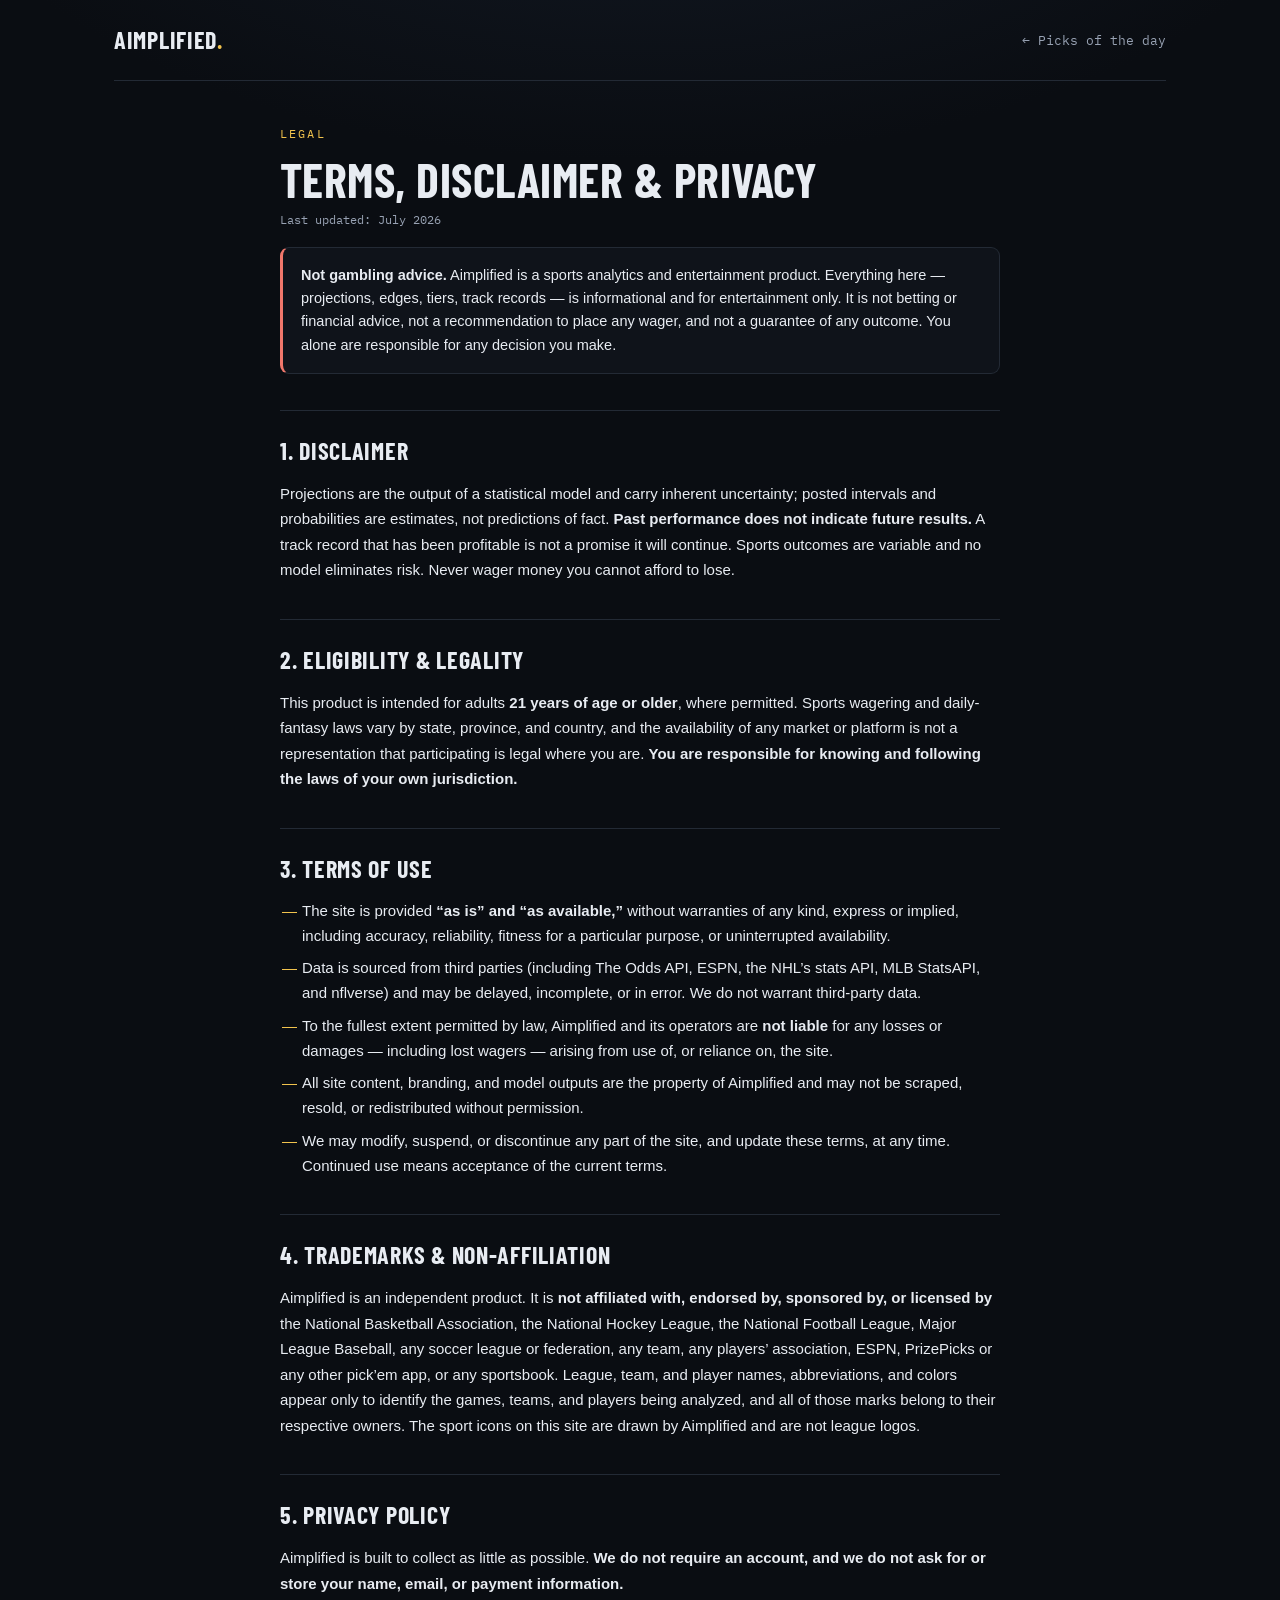
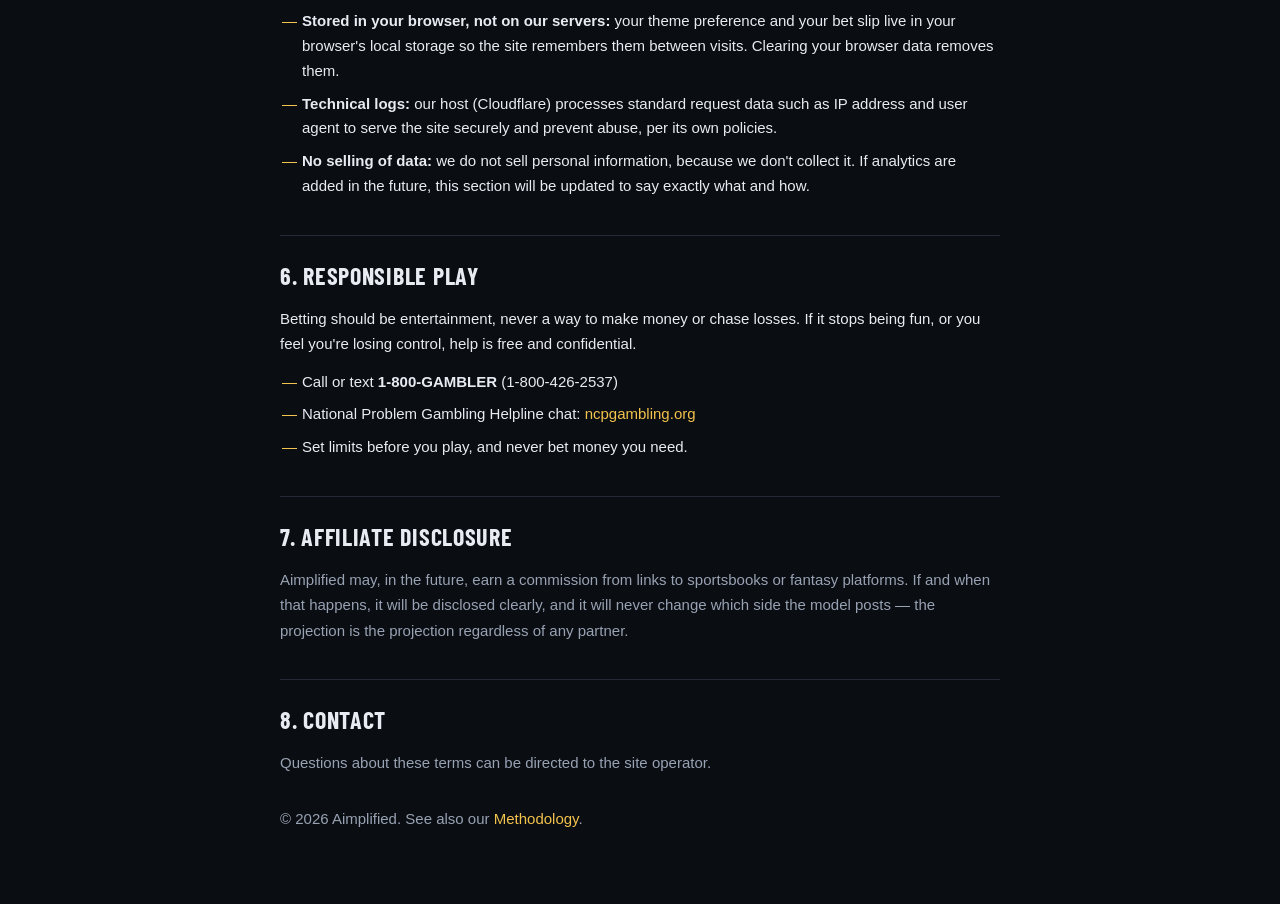
<file: legal.html>
<!DOCTYPE html>
<!-- TEMPLATE: this is starting boilerplate. Have a qualified attorney review it
     before relying on it, especially the liability, arbitration, and privacy
     sections and anything touching your actual jurisdiction and monetization. -->
<html lang="en" data-theme="dark">
<head>
<meta charset="UTF-8">
<meta name="viewport" content="width=device-width, initial-scale=1.0">
<title>Terms, Disclaimer &amp; Privacy — Aimplified</title>
<meta name="description" content="Aimplified terms of use, disclaimer, privacy policy, and responsible-play resources.">
<link rel="icon" href="data:image/svg+xml,%3Csvg xmlns='http://www.w3.org/2000/svg' viewBox='0 0 32 32'%3E%3Crect width='32' height='32' rx='6' fill='%230A1622'/%3E%3Ctext x='16' y='23' font-family='Barlow Condensed,Arial,sans-serif' font-size='22' font-weight='700' text-anchor='middle' fill='%23F0EFEA'%3EA%3C/text%3E%3Ccircle cx='25' cy='9' r='3' fill='%23E8B84B'/%3E%3C/svg%3E">
<link rel="preconnect" href="https://fonts.googleapis.com">
<link rel="preconnect" href="https://fonts.gstatic.com" crossorigin>
<link href="https://fonts.googleapis.com/css2?family=Barlow+Condensed:wght@500;600;700&family=Barlow:wght@400;500;600&family=IBM+Plex+Mono:wght@400;500;600&display=swap" rel="stylesheet">
<link rel="stylesheet" href="style.css?v=02f77b302a">
<style>
  .docwrap { max-width:1100px; margin:0 auto; padding:0 24px; }
  .docnav { display:flex; align-items:center; justify-content:space-between; padding:22px 0; border-bottom:1px solid var(--border); }
  .docnav .brand { font-family:'Barlow Condensed','Arial Narrow',sans-serif; font-weight:700; font-size:24px; letter-spacing:.03em; color:var(--text); text-decoration:none; }
  .docnav .brand .d { color:var(--accent); }
  .docnav .back { font-family:'IBM Plex Mono',ui-monospace,monospace; font-size:12.5px; color:var(--textDim); text-decoration:none; }
  .docnav .back:hover { color:var(--accent); }
  .doc { max-width:720px; margin:0 auto; padding:44px 0 60px; }
  .doc .eyebrow { font-family:'IBM Plex Mono',ui-monospace,monospace; font-size:12px; letter-spacing:.18em; text-transform:uppercase; color:var(--accent); }
  .doc h1 { font-family:'Barlow Condensed','Arial Narrow',sans-serif; font-weight:700; font-size:clamp(34px,6vw,48px); line-height:1; text-transform:uppercase; letter-spacing:.01em; margin:12px 0 8px; }
  .doc .updated { font-family:'IBM Plex Mono',ui-monospace,monospace; font-size:12px; color:var(--textDim); margin-bottom:8px; }
  .doc h2 { font-family:'Barlow Condensed','Arial Narrow',sans-serif; font-weight:700; font-size:24px; text-transform:uppercase; letter-spacing:.03em; margin:36px 0 12px; padding-top:22px; border-top:1px solid var(--border); }
  .doc p { font-size:15px; line-height:1.7; color:var(--text); margin-bottom:13px; }
  .doc p.muted { color:var(--textDim); }
  .doc b { font-weight:600; }
  .doc ul { margin:0 0 16px 2px; padding:0; list-style:none; }
  .doc li { position:relative; padding-left:20px; font-size:15px; line-height:1.65; color:var(--text); margin-bottom:8px; }
  .doc li::before { content:'—'; position:absolute; left:0; color:var(--accent); }
  .doc a { color:var(--accent); }
  .doc .callout { background:var(--board); border:1px solid var(--border); border-left:3px solid var(--danger); border-radius:9px; padding:16px 18px; margin:18px 0; font-size:14.5px; line-height:1.6; color:var(--text); }
  .doc .callout b { color:var(--text); }
</style>
</head>
<body>
<div class="docwrap">
  <nav class="docnav">
    <a class="brand" href="/">AIMPLIFIED<span class="d">.</span></a>
    <a class="back" href="/">← Picks of the day</a>
  </nav>

  <article class="doc">
    <div class="eyebrow">Legal</div>
    <h1>Terms, Disclaimer &amp; Privacy</h1>
    <div class="updated">Last updated: July 2026</div>

    <div class="callout"><b>Not gambling advice.</b> Aimplified is a sports analytics and entertainment product. Everything here — projections, edges, tiers, track records — is informational and for entertainment only. It is not betting or financial advice, not a recommendation to place any wager, and not a guarantee of any outcome. You alone are responsible for any decision you make.</div>

    <h2>1. Disclaimer</h2>
    <p>Projections are the output of a statistical model and carry inherent uncertainty; posted intervals and probabilities are estimates, not predictions of fact. <b>Past performance does not indicate future results.</b> A track record that has been profitable is not a promise it will continue. Sports outcomes are variable and no model eliminates risk. Never wager money you cannot afford to lose.</p>

    <h2>2. Eligibility &amp; Legality</h2>
    <p>This product is intended for adults <b>21 years of age or older</b>, where permitted. Sports wagering and daily-fantasy laws vary by state, province, and country, and the availability of any market or platform is not a representation that participating is legal where you are. <b>You are responsible for knowing and following the laws of your own jurisdiction.</b></p>

    <h2>3. Terms of Use</h2>
    <ul>
      <li>The site is provided <b>“as is” and “as available,”</b> without warranties of any kind, express or implied, including accuracy, reliability, fitness for a particular purpose, or uninterrupted availability.</li>
      <li>Data is sourced from third parties (including The Odds API, ESPN, the NHL’s stats API, MLB StatsAPI, and nflverse) and may be delayed, incomplete, or in error. We do not warrant third-party data.</li>
      <li>To the fullest extent permitted by law, Aimplified and its operators are <b>not liable</b> for any losses or damages — including lost wagers — arising from use of, or reliance on, the site.</li>
      <li>All site content, branding, and model outputs are the property of Aimplified and may not be scraped, resold, or redistributed without permission.</li>
      <li>We may modify, suspend, or discontinue any part of the site, and update these terms, at any time. Continued use means acceptance of the current terms.</li>
    </ul>

    <h2 id="trademarks">4. Trademarks &amp; Non-Affiliation</h2>
    <p>Aimplified is an independent product. It is <b>not affiliated with, endorsed by, sponsored by, or licensed by</b> the National Basketball Association, the National Hockey League, the National Football League, Major League Baseball, any soccer league or federation, any team, any players’ association, ESPN, PrizePicks or any other pick’em app, or any sportsbook. League, team, and player names, abbreviations, and colors appear only to identify the games, teams, and players being analyzed, and all of those marks belong to their respective owners. The sport icons on this site are drawn by Aimplified and are not league logos.</p>

    <h2 id="privacy">5. Privacy Policy</h2>
    <p>Aimplified is built to collect as little as possible. <b>We do not require an account, and we do not ask for or store your name, email, or payment information.</b></p>
    <ul>
      <li><b>Stored in your browser, not on our servers:</b> your theme preference and your bet slip live in your browser's local storage so the site remembers them between visits. Clearing your browser data removes them.</li>
      <li><b>Technical logs:</b> our host (Cloudflare) processes standard request data such as IP address and user agent to serve the site securely and prevent abuse, per its own policies.</li>
      <li><b>No selling of data:</b> we do not sell personal information, because we don't collect it. If analytics are added in the future, this section will be updated to say exactly what and how.</li>
    </ul>

    <h2 id="responsible">6. Responsible Play</h2>
    <p>Betting should be entertainment, never a way to make money or chase losses. If it stops being fun, or you feel you're losing control, help is free and confidential.</p>
    <ul>
      <li>Call or text <b>1-800-GAMBLER</b> (1-800-426-2537)</li>
      <li>National Problem Gambling Helpline chat: <a href="https://www.ncpgambling.org/help-treatment/" target="_blank" rel="noopener">ncpgambling.org</a></li>
      <li>Set limits before you play, and never bet money you need.</li>
    </ul>

    <h2>7. Affiliate Disclosure</h2>
    <p class="muted">Aimplified may, in the future, earn a commission from links to sportsbooks or fantasy platforms. If and when that happens, it will be disclosed clearly, and it will never change which side the model posts — the projection is the projection regardless of any partner.</p>

    <h2>8. Contact</h2>
    <p class="muted">Questions about these terms can be directed to the site operator. <!-- Add a real contact email/handle here. --></p>

    <p class="muted" style="margin-top:30px;">© 2026 Aimplified. See also our <a href="/methodology.html">Methodology</a>.</p>
  </article>
</div>
</body>
</html>
</file>
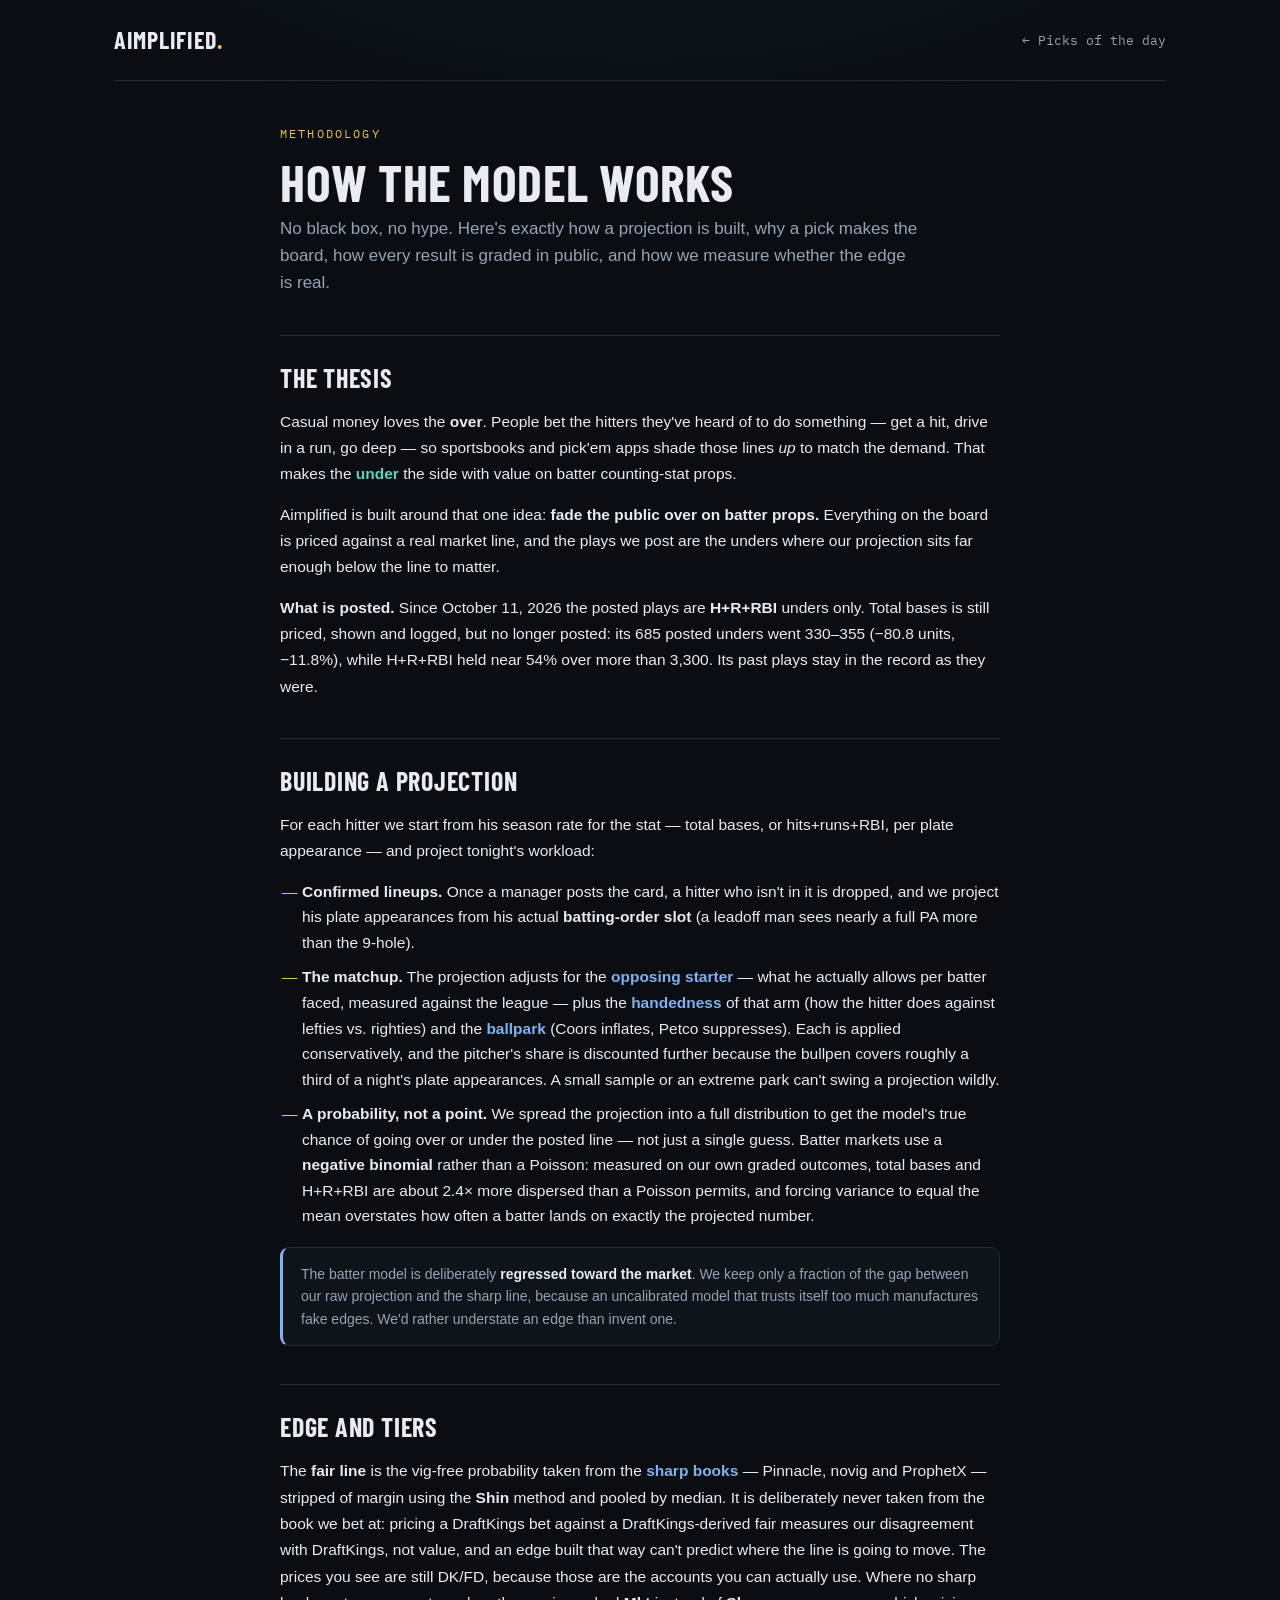
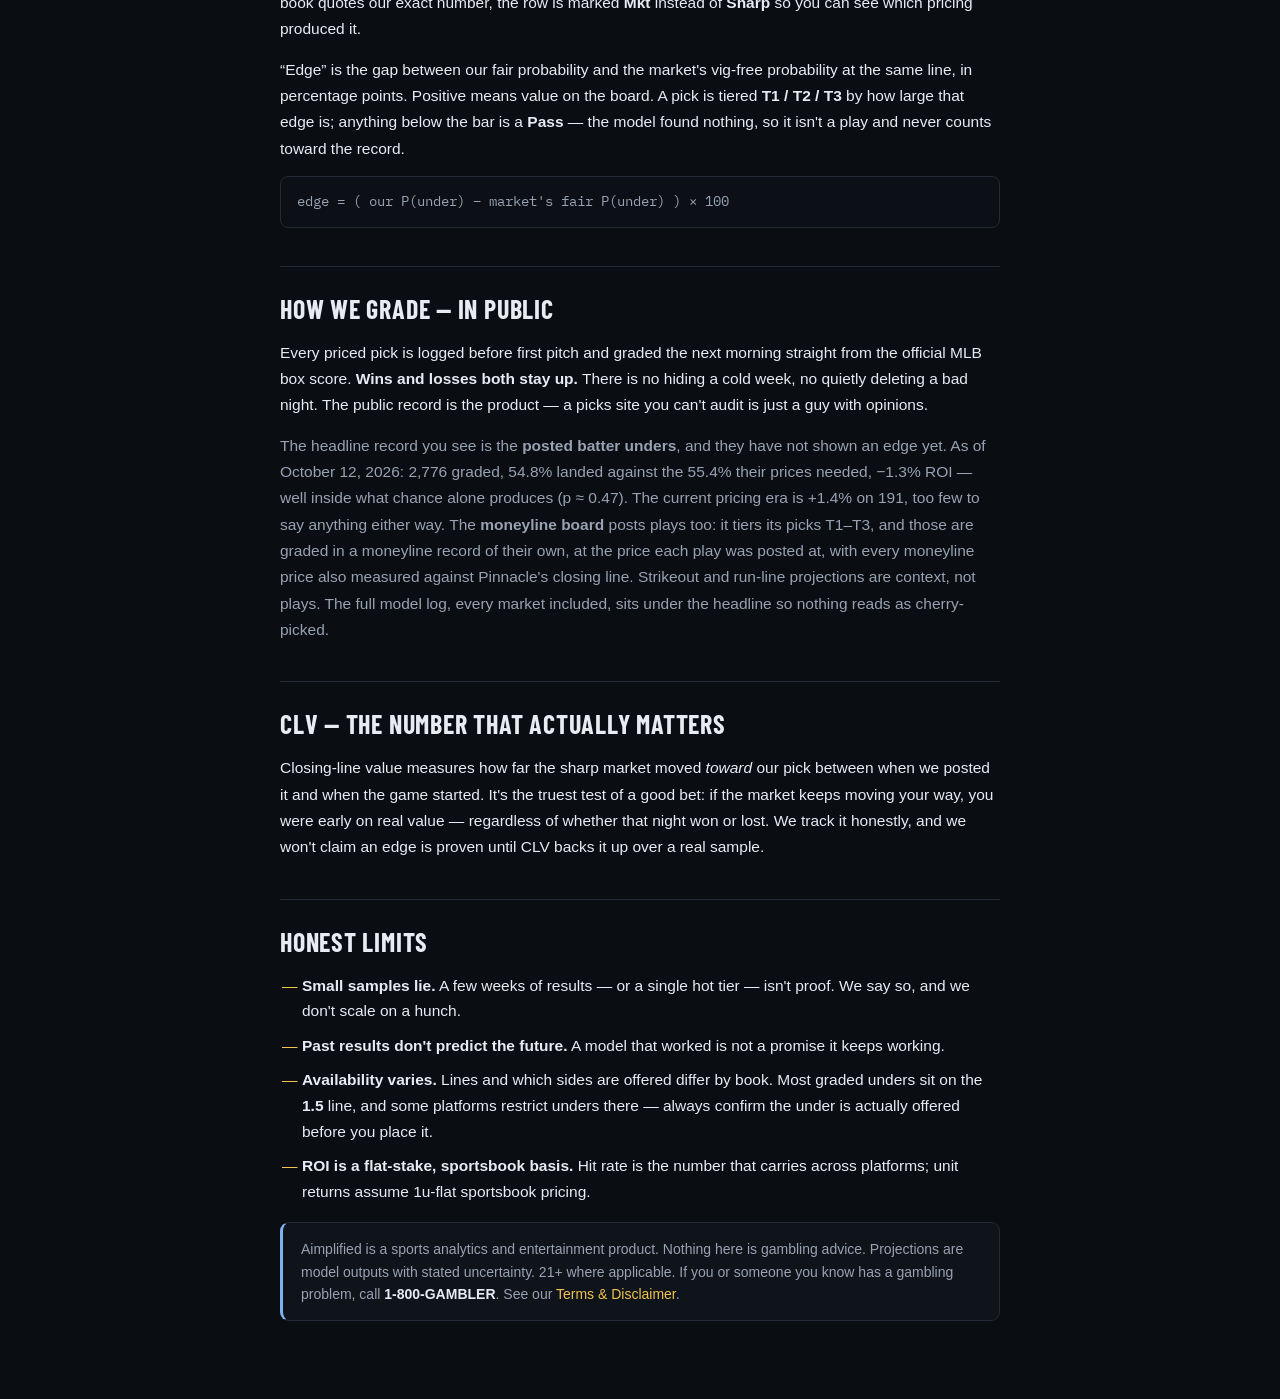
<file: methodology.html>
<!DOCTYPE html>
<html lang="en" data-theme="dark">
<head>
<meta charset="UTF-8">
<meta name="viewport" content="width=device-width, initial-scale=1.0">
<title>Methodology — Aimplified</title>
<meta name="description" content="How Aimplified builds its MLB batter projections, finds edges, grades every pick in public, and measures closing-line value.">
<link rel="icon" href="data:image/svg+xml,%3Csvg xmlns='http://www.w3.org/2000/svg' viewBox='0 0 32 32'%3E%3Crect width='32' height='32' rx='6' fill='%230A1622'/%3E%3Ctext x='16' y='23' font-family='Barlow Condensed,Arial,sans-serif' font-size='22' font-weight='700' text-anchor='middle' fill='%23F0EFEA'%3EA%3C/text%3E%3Ccircle cx='25' cy='9' r='3' fill='%23E8B84B'/%3E%3C/svg%3E">
<link rel="preconnect" href="https://fonts.googleapis.com">
<link rel="preconnect" href="https://fonts.gstatic.com" crossorigin>
<link href="https://fonts.googleapis.com/css2?family=Barlow+Condensed:wght@500;600;700&family=Barlow:wght@400;500;600&family=IBM+Plex+Mono:wght@400;500;600&display=swap" rel="stylesheet">
<link rel="stylesheet" href="style.css?v=02f77b302a">
<style>
  .docwrap { max-width:1100px; margin:0 auto; padding:0 24px; }
  .docnav { display:flex; align-items:center; justify-content:space-between; padding:22px 0; border-bottom:1px solid var(--border); }
  .docnav .brand { font-family:'Barlow Condensed','Arial Narrow',sans-serif; font-weight:700; font-size:24px; letter-spacing:.03em; color:var(--text); text-decoration:none; }
  .docnav .brand .d { color:var(--accent); }
  .docnav .back { font-family:'IBM Plex Mono',ui-monospace,monospace; font-size:12.5px; color:var(--textDim); text-decoration:none; }
  .docnav .back:hover { color:var(--accent); }
  .doc { max-width:720px; margin:0 auto; padding:44px 0 60px; }
  .doc .eyebrow { font-family:'IBM Plex Mono',ui-monospace,monospace; font-size:12px; letter-spacing:.18em; text-transform:uppercase; color:var(--accent); }
  .doc h1 { font-family:'Barlow Condensed','Arial Narrow',sans-serif; font-weight:700; font-size:clamp(36px,6vw,52px); line-height:1; text-transform:uppercase; letter-spacing:.01em; margin:12px 0 8px; }
  .doc .lede { font-size:17px; line-height:1.6; color:var(--textDim); max-width:640px; margin-bottom:8px; }
  .doc h2 { font-family:'Barlow Condensed','Arial Narrow',sans-serif; font-weight:700; font-size:26px; text-transform:uppercase; letter-spacing:.03em; margin:38px 0 12px; padding-top:22px; border-top:1px solid var(--border); }
  .doc p { font-size:15.5px; line-height:1.7; color:var(--text); margin-bottom:14px; }
  .doc p.muted { color:var(--textDim); }
  .doc b { font-weight:600; }
  .doc .g { color:var(--positive); font-weight:600; }
  .doc .c { color:var(--model); font-weight:600; }
  .doc ul { margin:0 0 16px 2px; padding:0; list-style:none; }
  .doc li { position:relative; padding-left:20px; font-size:15.5px; line-height:1.65; color:var(--text); margin-bottom:9px; }
  .doc li::before { content:'—'; position:absolute; left:0; color:var(--accent); }
  .doc .note { background:var(--board); border:1px solid var(--border); border-left:3px solid var(--model); border-radius:9px; padding:15px 18px; margin:18px 0; font-size:14px; line-height:1.6; color:var(--textDim); }
  .doc .note b { color:var(--text); }
  .doc code { font-family:'IBM Plex Mono',ui-monospace,monospace; font-size:13px; background:var(--board); border:1px solid var(--border); border-radius:4px; padding:2px 6px; color:var(--text); }
  .doc .formula { font-family:'IBM Plex Mono',ui-monospace,monospace; font-size:13.5px; line-height:1.6; background:var(--board3); border:1px solid var(--border); border-radius:8px; padding:14px 16px; color:var(--textDim); margin:6px 0 16px; overflow-x:auto; }
</style>
</head>
<body>
<div class="docwrap">
  <nav class="docnav">
    <a class="brand" href="/">AIMPLIFIED<span class="d">.</span></a>
    <a class="back" href="/">← Picks of the day</a>
  </nav>

  <article class="doc">
    <div class="eyebrow">Methodology</div>
    <h1>How the model works</h1>
    <p class="lede">No black box, no hype. Here's exactly how a projection is built, why a pick makes the board, how every result is graded in public, and how we measure whether the edge is real.</p>

    <h2>The thesis</h2>
    <p>Casual money loves the <b>over</b>. People bet the hitters they've heard of to do something — get a hit, drive in a run, go deep — so sportsbooks and pick'em apps shade those lines <i>up</i> to match the demand. That makes the <span class="g">under</span> the side with value on batter counting-stat props.</p>
    <p>Aimplified is built around that one idea: <b>fade the public over on batter props.</b> Everything on the board is priced against a real market line, and the plays we post are the unders where our projection sits far enough below the line to matter.</p>
    <p><b>What is posted.</b> Since October 11, 2026 the posted plays are <b>H+R+RBI</b> unders only. Total bases is still priced, shown and logged, but no longer posted: its 685 posted unders went 330–355 (−80.8 units, −11.8%), while H+R+RBI held near 54% over more than 3,300. Its past plays stay in the record as they were.</p>

    <h2>Building a projection</h2>
    <p>For each hitter we start from his season rate for the stat — total bases, or hits+runs+RBI, per plate appearance — and project tonight's workload:</p>
    <ul>
      <li><b>Confirmed lineups.</b> Once a manager posts the card, a hitter who isn't in it is dropped, and we project his plate appearances from his actual <b>batting-order slot</b> (a leadoff man sees nearly a full PA more than the 9-hole).</li>
      <li><b>The matchup.</b> The projection adjusts for the <span class="c">opposing starter</span> — what he actually allows per batter faced, measured against the league — plus the <span class="c">handedness</span> of that arm (how the hitter does against lefties vs. righties) and the <span class="c">ballpark</span> (Coors inflates, Petco suppresses). Each is applied conservatively, and the pitcher's share is discounted further because the bullpen covers roughly a third of a night's plate appearances. A small sample or an extreme park can't swing a projection wildly.</li>
      <li><b>A probability, not a point.</b> We spread the projection into a full distribution to get the model's true chance of going over or under the posted line — not just a single guess. Batter markets use a <b>negative binomial</b> rather than a Poisson: measured on our own graded outcomes, total bases and H+R+RBI are about 2.4× more dispersed than a Poisson permits, and forcing variance to equal the mean overstates how often a batter lands on exactly the projected number.</li>
    </ul>
    <div class="note">The batter model is deliberately <b>regressed toward the market</b>. We keep only a fraction of the gap between our raw projection and the sharp line, because an uncalibrated model that trusts itself too much manufactures fake edges. We'd rather understate an edge than invent one.</div>

    <h2>Edge and tiers</h2>
    <p>The <b>fair line</b> is the vig-free probability taken from the <span class="c">sharp books</span> — Pinnacle, novig and ProphetX — stripped of margin using the <b>Shin</b> method and pooled by median. It is deliberately never taken from the book we bet at: pricing a DraftKings bet against a DraftKings-derived fair measures our disagreement with DraftKings, not value, and an edge built that way can't predict where the line is going to move. The prices you see are still DK/FD, because those are the accounts you can actually use. Where no sharp book quotes our exact number, the row is marked <b>Mkt</b> instead of <b>Sharp</b> so you can see which pricing produced it.</p>
    <p>“Edge” is the gap between our fair probability and the market's vig-free probability at the same line, in percentage points. Positive means value on the board. A pick is tiered <b>T1 / T2 / T3</b> by how large that edge is; anything below the bar is a <b>Pass</b> — the model found nothing, so it isn't a play and never counts toward the record.</p>
    <div class="formula">edge = ( our P(under) − market's fair P(under) )  ×  100</div>

    <h2>How we grade — in public</h2>
    <p>Every priced pick is logged before first pitch and graded the next morning straight from the official MLB box score. <b>Wins and losses both stay up.</b> There is no hiding a cold week, no quietly deleting a bad night. The public record is the product — a picks site you can't audit is just a guy with opinions.</p>
    <p class="muted">The headline record you see is the <b>posted batter unders</b>, and they have not shown an edge yet. As of October 12, 2026: 2,776 graded, 54.8% landed against the 55.4% their prices needed, −1.3% ROI — well inside what chance alone produces (p ≈ 0.47). The current pricing era is +1.4% on 191, too few to say anything either way. The <b>moneyline board</b> posts plays too: it tiers its picks T1–T3, and those are graded in a moneyline record of their own, at the price each play was posted at, with every moneyline price also measured against Pinnacle's closing line. Strikeout and run-line projections are context, not plays. The full model log, every market included, sits under the headline so nothing reads as cherry-picked.</p>

    <h2>CLV — the number that actually matters</h2>
    <p>Closing-line value measures how far the sharp market moved <i>toward</i> our pick between when we posted it and when the game started. It's the truest test of a good bet: if the market keeps moving your way, you were early on real value — regardless of whether that night won or lost. We track it honestly, and we won't claim an edge is proven until CLV backs it up over a real sample.</p>

    <h2>Honest limits</h2>
    <ul>
      <li><b>Small samples lie.</b> A few weeks of results — or a single hot tier — isn't proof. We say so, and we don't scale on a hunch.</li>
      <li><b>Past results don't predict the future.</b> A model that worked is not a promise it keeps working.</li>
      <li><b>Availability varies.</b> Lines and which sides are offered differ by book. Most graded unders sit on the <b>1.5</b> line, and some platforms restrict unders there — always confirm the under is actually offered before you place it.</li>
      <li><b>ROI is a flat-stake, sportsbook basis.</b> Hit rate is the number that carries across platforms; unit returns assume 1u-flat sportsbook pricing.</li>
    </ul>

    <div class="note">Aimplified is a sports analytics and entertainment product. Nothing here is gambling advice. Projections are model outputs with stated uncertainty. 21+ where applicable. If you or someone you know has a gambling problem, call <b>1-800-GAMBLER</b>. See our <a href="/legal.html" style="color:var(--accent)">Terms &amp; Disclaimer</a>.</div>
  </article>
</div>
</body>
</html>
</file>
<file: style.css>
/* Board Dark — near-black ground, three data colors and nothing else loud.
   Color roles are fixed sitewide: --model (blue) = model output / analysis,
   --positive (green) = +EV/action/win, --danger = −EV/fade/loss,
   --accent (gold) = the play / tier / elite, --clv (violet) = closing-line value.
   Gold means "this is a bet", blue means "this is analysis" — the two never swap. */
:root,
[data-theme="dark"] {
  --field:#0a0d12;
  --board:#0f131a;
  --board2:#1b212a;
  --board3:#0c1016;
  --card:#12161d;
  --border:#232a35;
  --borderSoft:#171d25;   /* row dividers — quieter than the panel edge */
  --borderFaint:#2a323d;  /* chip + pill outlines */
  --text:#e8ecf2;
  --textDim:#98a2b3;
  --textFaint:#7d8796;    /* third tier of text: axis labels, secondary book */
  --accent:#f2c34d;
  --accentDim:#d9a83c;
  /* Gold splits by job. As TEXT on the light ground it must be dark to pass AA,
     so --accent is dropped to a brown-gold in light mode. But that same brown
     is wrong as a FILL — it turned every gold button, tab and chip muddy. So
     fills use --accentFill (real gold in both themes) with --onAccent as the
     dark glyph that rides on it. In dark mode both equal the originals, so the
     dark theme is unchanged. */
  --accentFill:#f2c34d;
  --onAccent:#15110a;
  --accentGrad:#e0ad33;   /* deep end of the active-tab gradient */
  --danger:#f0776b;
  --warm:#d9a83c;
  --positive:#5fd3c6;     /* deep teal (2026-10-21; was mint #6fd6a2) */
  --positiveDim:#4a9a94;  /* the SHARP caption under an edge */
  --model:#7fb2f0;
  --clv:#b0a4f0;
  --ink:#15110a;          /* text on a gold fill */
  --trackBg:#171d25;
  --muted:#6b7684;
  --headerBg:rgba(10,13,18,.88);
  --headTint:#141922;     /* table header band */
  --radialTint:#131a25;
  --alertBg:rgba(240,119,107,.09);
  --alertBorder:rgba(240,119,107,.35);
  --selectedBg:rgba(242,195,77,.08);
  --selectedBgStrong:rgba(242,195,77,.12);
  --tintModel:rgba(127,178,240,.14);
  --tintAccent:rgba(242,195,77,.12);
  /* Display face. Archivo carries the whole UI, but it is a normal-width
     grotesque: the hero headline is the one place that needs poster scale, and
     at 72px a player name plus a market in Archivo either wraps or runs past
     the fold. Condensed buys that width back. Not theme-dependent — declared
     once here and inherited by [data-theme="light"], which never redefines it. */
  --display:'Barlow Condensed','Archivo','Arial Narrow',sans-serif;
  /* The other two faces, same rule: declared once, never redefined per theme.
     Plex Mono carries numbers only -- odds, percentages, units, records, times
     -- which is what makes the columns scannable. Archivo carries every
     sentence and, since 2026-10-12, every label and piece of chrome, in
     sentence case: 79% of the page's text was mono, most of it uppercase
     letter-spaced labels at 9-10.5px, and the numbers no longer stood out. A
     number set in Archivo, or an uppercase mono label, is a bug. These were
     166 inline copies of the same two stacks before they were named. */
  --sans:'Archivo','Helvetica Neue',Helvetica,Arial,sans-serif;
  --mono:'IBM Plex Mono',ui-monospace,'SFMono-Regular',Menlo,monospace;
  /* Type sizes, also theme-independent (2026-10-12). --fsXs is the floor: no
     text on the site is set below it. At 1100px, 196 of 546 visible text
     elements were 9-10.5px, most of them uppercase letter-spaced mono. */
  --fsXs:11px;
  --fsSm:12px;

  /* ---- Values the design bundle needs that had no token yet ----
     Everything else it names already existed here under a different name; see
     the ROLE MAP below the light block before adding anything to this list. */
  --borderSubtle:#1f2530;  /* inner panel edges — quieter than --border */
  --trackDeep:#2c3444;     /* board bar tracks */
  --trackTick:#3a4250;     /* the tick mark riding on those tracks */
  --textDisabled:#5b6472;  /* inert nav items, unit sublines */
  --textGhost:#4d5663;     /* em-dash where a value is absent; axis ticks */
  --accentHover:#ffd970;   /* gold link hover */
  /* Amber is the DATA CAVEAT colour and is not --warm, which is a gold. It says
     "this number needs a caveat before you use it" — a share earned on another
     team, a rate on five carries. Never a strength, so it never reads as a call. */
  --caution:#d18a47;
  --cautionTint:#2a2418;
  /* Card lift, light mode's alone (2026-11-09): on near-black a shadow reads as
     nothing, so dark keeps its outlines. */
  --lift:none;
  --liftHi:none;
}

[data-theme="light"] {
  --field:#F2F4F8;
  --board:#FFFFFF;
  --board2:#E7EAF1;
  --board3:#F5F7FA;
  --card:#FFFFFF;
  /* Lighter since 2026-11-09 (was #D8DDE6): cards now lift on a soft shadow
     (--lift, below), so the edge no longer has to carry the outline alone. */
  --border:#E1E5EC;
  --lift:0 1px 2px rgba(16,24,40,.05), 0 2px 6px -1px rgba(16,24,40,.07);
  --liftHi:0 1px 2px rgba(16,24,40,.05), 0 10px 24px -8px rgba(120,86,10,.22);
  --borderSoft:#E6EAF0;
  --borderFaint:#C9D0DA;
  --text:#141a23;
  /* Both darkened 2026-10-03 (from #4a5462 at 7.8:1 and #6b7684 at 4.6:1):
     light mode read faint, and these two carry most of the page's small type. */
  --textDim:#3b4452;  /* 9.8:1 on white */
  --textFaint:#586271; /* 6.2:1 on white */
  --accent:#8a610a;   /* gold as TEXT: darkened for AA on white (5.5:1) */
  --accentDim:#6f4e08;
  /* gold as a FILL: real gold, with dark glyphs on it (#E8B33A + ink = 8.4:1) */
  --accentFill:#E8B33A;
  --onAccent:#231a02;
  --accentGrad:#E0A81F;
  --danger:#BE3B2C;
  --warm:#9c6a12;
  --positive:#0b6b73; /* deep teal, 6.2:1 on white (2026-10-21; was forest green #177a45) */
  --positiveDim:#17595e;
  --model:#1a5fa8;
  --clv:#5a48b5;
  --ink:#FFFFFF;
  --trackBg:#E2E6EE;
  --muted:#C2C8D2;
  --headerBg:rgba(255,255,255,.92);
  --headTint:#EDF0F5;
  --radialTint:#E4E9F2;
  --alertBg:rgba(190,59,44,.07);
  --alertBorder:rgba(190,59,44,.3);
  --selectedBg:rgba(138,97,10,.09);
  --selectedBgStrong:rgba(138,97,10,.14);
  --tintModel:rgba(26,95,168,.12);
  --tintAccent:rgba(224,168,31,.20);  /* gold-hued tint, not brown, behind T2/filter chips */
  /* Light counterparts for the tokens added above. Each was chosen to land on
     the same contrast ratio against white that its dark value has against
     --field, so a surface keeps its relative weight when the theme flips rather
     than being re-eyeballed. Measured pairs (dark on #0a0d12 -> light on #fff):
       borderSubtle 1.27 -> 1.28   trackDeep    1.56 -> 1.52
       trackTick    1.92 -> 2.04   textDisabled 3.25 -> 3.35
       textGhost    2.62 -> 2.57   caution      6.89 -> 6.86
       cautionTint  1.26 -> 1.20
     textDisabled and textGhost sit below 4.5:1 on purpose — they mark a value as
     absent or inert, and are never the only carrier of information. */
  --borderSubtle:#DFE4EC;
  --trackDeep:#CBD2DD;
  --trackTick:#AEB6C4;
  --textDisabled:#858d9a;
  --textGhost:#9aa2af;
  /* Hover DARKENS gold on white, where the dark theme brightens it — the same
     gesture in opposite directions, because the ground inverted. */
  --accentHover:var(--accentDim);
  --caution:#7d5119;      /* amber as text: darkened for AA on white (6.86:1) */
  --cautionTint:#F4E9DA;
}

/* ============================ ROLE MAP ============================
   The design bundle names 27 colours. 18 of them already existed here under a
   different name, so this table is the translation — use it instead of adding a
   second token for a colour that already has one. Verified by hex, not by eye.

     bundle name      hex        use this token
     -----------      -------    --------------
     bg               #0a0d12    --field
     surfaceSunken    #0c1016    --board3
     surface          #0f131a    --board
     surfaceHead      #141922    --headTint
     surfaceHeadAlt   #141821    --headTint  (see note 1)
     hairline         #171d25    --borderSoft
     borderSubtle     #1f2530    --borderSubtle
     border           #232a35    --border
     borderStrong     #2a323d    --borderFaint
     borderDeep       #2c3444    --trackDeep
     borderDeep       #3a4250    --trackTick
     text             #e8ecf2    --text
     textDim          #98a2b3    --textDim
     textMuted        #7d8796    --textFaint   <-- see note 2
     textFaint        #6b7684    --muted       <-- see note 2
     textDisabled     #5b6472    --textDisabled
     textGhost        #4d5663    --textGhost
     accent           #f2c34d    --accent (as text) / --accentFill (as a fill)
     accentHover      #ffd970    --accentHover
     accentPressed    #e0ad33    --accentGrad
     onAccent         #15110a    --onAccent
     good             #5fd3c6    --positive   (deep teal since 2026-10-21)
     bad              #f0776b    --danger
     caution          #d18a47    --caution
     cautionTint      #2a2418    --cautionTint
     model            #7fb2f0    --model
     clv              #b0a4f0    --clv

   Note 1 — surfaceHeadAlt (#141821) is one step off surfaceHead (#141922) and
   the bundle itself offers "match it or unify". Unified: two tokens a value
   apart are a maintenance cost that buys nothing anyone can see.

   Note 2 — THE TRAP. --textFaint exists in both vocabularies meaning DIFFERENT
   shades: #7d8796 here, #6b7684 in the bundle. Taking the bundle's value would
   have silently restyled all 29 existing uses. The bundle's textFaint is this
   repo's --muted. Translate through this table; never copy a bundle name in.

   Colour rules that are not decoration, and are enforceable in review:
     - --accent is THE MARKET's number. --model is OUR projection, never the
       book's. --positive is our side / value / win. --danger is loss / alert.
       None of the four is ever used decoratively.
     - Colour is per market. Unders carry strength colour because they post;
       K props stay --model blue because they never do. A green number on a
       board that posts nothing reads as a call it isn't making.
     - Zero renders grey, never red. Zero edge is not a negative edge, and a
       bare zero never takes a minus sign.
   ================================================================= */

* { margin:0; padding:0; box-sizing:border-box; }
/* hidden must always win — author display rules (flex/grid) otherwise defeat the
   UA [hidden]{display:none}, leaving toggled elements visible when hidden=true. */
[hidden] { display:none !important; }
/* The sticky stack, as two numbers rather than as magic ones scattered around.
   .slate-summary was pinned at 57px against a header that measures 65 at every
   width, so it sat 8px under the logo bar the whole time. */
:root { --hdrH:65px; --sportsH:47px; }
html { scroll-behavior:smooth; scroll-padding-top:calc(var(--hdrH) + var(--sportsH)); } /* clear the sticky stack on anchor jumps */

/* Respect users who ask for less motion — neutralizes the live-dot pulse,
   the alert-bar pulse, hover transitions, and smooth scroll. */
@media (prefers-reduced-motion: reduce) {
  *, *::before, *::after {
    animation-duration:.001ms !important;
    animation-iteration-count:1 !important;
    transition-duration:.001ms !important;
    scroll-behavior:auto !important;
  }
}

/* Honest empty/loading states (live mode never shows mock data) */
.hero-empty { grid-column:1 / -1; background:var(--board); font-family:var(--mono); font-size:13px; line-height:1.7; color:var(--textDim); padding:22px 26px; text-wrap:pretty; }
.hero-empty p { max-width:70ch; }
.leaders-empty { grid-column:1 / -1; font-family:var(--mono); font-size:13px; color:var(--textDim); padding:26px 4px; text-align:center; }
.calibration-empty { position:absolute; inset:0; display:flex; align-items:center; justify-content:center; text-align:center; font-family:var(--mono); font-size:12.5px; color:var(--textDim); padding:0 24px; }
body {
  background:var(--field);
  color:var(--text);
  font-family:var(--sans);
  line-height:1.5;
  -webkit-font-smoothing:antialiased;
  background-image: radial-gradient(1200px 600px at 50% -200px, var(--radialTint) 0%, var(--field) 60%);
  background-attachment: fixed;
  transition: background-color .2s ease, color .2s ease;
}
/* Light mode sets its type one step heavier. The same weight reads thinner as
   dark strokes on white than as light strokes on near-black, and antialiased
   smoothing thins it further on a Mac; on 2026-10-03 light mode was hard to
   read. Regular text goes to 500, which both fonts load (no faux bold), and the
   few rules pinned to 400 follow it. Everything at 600 and up stays where it
   was, so the hierarchy holds and only its floor moves. */
[data-theme="light"] body { font-weight:500; -webkit-font-smoothing:auto; -moz-osx-font-smoothing:auto; }
/* (The rules pinned to 400 are lifted at the very end of this file, where a
   tie in specificity goes to the light theme.) */
.wrap { max-width:1320px; margin:0 auto; padding:0 32px; }
a { color:inherit; text-decoration:none; }
a:focus-visible, button:focus-visible, input:focus-visible,
[tabindex]:focus-visible { outline:2px solid var(--accent); outline-offset:2px; border-radius:4px; }
.board-row[tabindex]:focus-visible { outline-offset:-2px; }
button { font:inherit; }

@keyframes aiPulse { 0%,100% { opacity:1; } 50% { opacity:.35; } }

/* Model bars fill from zero when they first appear, so a projection reads as
   measured rather than printed. One rule, applied through a .bars-in class the
   renderer puts on the row / panel / hero — the six places that emit a bar all
   sit inside one of those three, so nothing has to be threaded per template.
   scaleX (not width) keeps it on the compositor: no layout on 40 rows at once.
   The global prefers-reduced-motion block above already neutralizes it. */
@keyframes barIn { from { transform:scaleX(0); } to { transform:scaleX(1); } }
.bars-in .fill,
.bars-in .bmini .uz,
.bars-in .fc-under-zone,
.bars-in .fc-gap { transform-origin:left; animation:barIn .62s cubic-bezier(.2,.8,.2,1) both; }
/* The scale's markers belong to the line, not the fill — they must not stretch
   in with it or the model dot slides away from the value it marks. */
.bars-in .bmini .tick, .bars-in .fc-dot { animation:none; }

/* ---------- top bar ---------- */
header { border-bottom:1px solid var(--border); position:sticky; top:0; background:var(--headerBg); backdrop-filter:blur(8px); z-index:10; }
.bar { display:flex; align-items:center; gap:28px; height:64px; }
.logo { font-family:var(--sans); font-weight:800; font-size:19px; letter-spacing:-.02em; }
.logo span { color:var(--accent); }
.nav-links { display:flex; align-items:center; flex-wrap:wrap; row-gap:8px; gap:24px; font-size:13px; font-weight:500; color:var(--textDim); }
.nav-links a:hover { color:var(--text); }
.nav-links a[href="#slate"] { color:var(--text); border-bottom:1px solid var(--accent); padding-bottom:2px; }
/* "Soon" roadmap tag — signals an intentional placeholder, not a broken link */
.soon { font-family:var(--sans); font-size:var(--fsSm); font-weight:500; letter-spacing:0; text-transform:none; color:var(--textDim); border:1px solid var(--borderFaint); border-radius:4px; padding:3px 5px; margin-left:7px; vertical-align:middle; line-height:1; white-space:nowrap; }
.soon-link { opacity:.72; cursor:default; }
.soon-tab { opacity:.72; cursor:default; }
.stab .soon { margin-left:0; }
.clv-chip { margin-left:auto; display:flex; align-items:center; flex-wrap:wrap; row-gap:4px; gap:10px; border:1px solid var(--borderFaint); border-radius:999px; padding:8px 16px; font-family:var(--mono); font-size:var(--fsXs); background:var(--card); min-width:0; }
.clv-chip .dot { width:7px; height:7px; border-radius:50%; flex:none; background:var(--positive); animation:aiPulse 2.6s ease-in-out infinite; }
.clv-chip b { color:var(--accent); font-weight:600; }
.clv-chip b.clv-pos { color:var(--positive); }
.clv-chip b.clv-neg { color:var(--danger); }
/* An icon drawn here, so all three pages get it (2026-11-01): the words "Dark
   mode" took a third of a phone's header, and the other two pages never filled
   the button in. A sun in dark mode, a moon in light. */
.theme-toggle { color:var(--textDim); background:transparent; border:1px solid var(--borderFaint); border-radius:8px; width:40px; height:40px; padding:0; flex:none; display:inline-flex; align-items:center; justify-content:center; cursor:pointer; margin-left:12px; }
.theme-toggle::before { content:''; width:18px; height:18px; background:currentColor; -webkit-mask:url("data:image/svg+xml,%3Csvg xmlns='http://www.w3.org/2000/svg' viewBox='0 0 24 24' fill='none' stroke='%23000' stroke-width='2' stroke-linecap='round'%3E%3Ccircle cx='12' cy='12' r='4'/%3E%3Cpath d='M12 2v2M12 20v2M4.9 4.9l1.4 1.4M17.7 17.7l1.4 1.4M2 12h2M20 12h2M4.9 19.1l1.4-1.4M17.7 6.3l1.4-1.4'/%3E%3C/svg%3E") center/contain no-repeat; mask:url("data:image/svg+xml,%3Csvg xmlns='http://www.w3.org/2000/svg' viewBox='0 0 24 24' fill='none' stroke='%23000' stroke-width='2' stroke-linecap='round'%3E%3Ccircle cx='12' cy='12' r='4'/%3E%3Cpath d='M12 2v2M12 20v2M4.9 4.9l1.4 1.4M17.7 17.7l1.4 1.4M2 12h2M20 12h2M4.9 19.1l1.4-1.4M17.7 6.3l1.4-1.4'/%3E%3C/svg%3E") center/contain no-repeat; }
[data-theme="light"] .theme-toggle::before { -webkit-mask-image:url("data:image/svg+xml,%3Csvg xmlns='http://www.w3.org/2000/svg' viewBox='0 0 24 24'%3E%3Cpath d='M21 12.8A9 9 0 1 1 11.2 3a7 7 0 0 0 9.8 9.8z'/%3E%3C/svg%3E"); mask-image:url("data:image/svg+xml,%3Csvg xmlns='http://www.w3.org/2000/svg' viewBox='0 0 24 24'%3E%3Cpath d='M21 12.8A9 9 0 1 1 11.2 3a7 7 0 0 0 9.8 9.8z'/%3E%3C/svg%3E"); }
.theme-toggle:hover { color:var(--text); border-color:var(--accent); }

/* ---------- sport tabs ---------- */
/* Pinned under the header, so switching sports never means scrolling back up.
   Below the header in z-order (10) and above the slate summary (8), so the three
   slide over each other in the order they appear on the page. */
.sports { border-bottom:1px solid var(--border); overflow-x:auto; position:sticky; top:var(--hdrH); z-index:9;
  background:var(--headerBg); backdrop-filter:blur(8px); scrollbar-width:thin; scrollbar-color:var(--border) transparent; }
.sports-inner { display:flex; gap:4px; width:max-content; min-width:100%; }
/* 12px a side and a 6px gap since the seventh tab (NHL, 2026-10-20): at 18 and
   8 the row needed 1360px and scrolled sideways on a 1280 screen; this needs 1248. */
.stab { display:flex; align-items:center; gap:6px; padding:12px 12px 11px; font-family:var(--sans); font-weight:700; font-size:13.5px; letter-spacing:.02em; text-transform:uppercase; color:var(--textDim); border-bottom:2px solid transparent; }
.stab:hover { color:var(--text); }
.stab.active { color:var(--text); border-bottom-color:var(--accent); }
/* A sport with no games today greys (2026-11-27, the doc's option D), its icon with it; the open
   tab keeps its colour. One with a game under way wears a red dot at the top right of its name,
   inside the gap to the next tab at every width. */
.stab.idle:not(.active), .stab.idle:not(.active) .mini { color:var(--textDisabled); }
.stab.idle:not(.active):hover { color:var(--textDim); }
.stab.live > span:first-of-type { position:relative; }
.stab.live > span:first-of-type::after { content:''; position:absolute; top:-3px; right:-6px; width:5px; height:5px; border-radius:50%; background:var(--danger); }
/* Sport icons, drawn in-house. Deliberately NOT the leagues' marks: MLB and NFL logos are
   registered trademarks, ESPN shows them under a broadcast licence this site does not have,
   and a league logo beside posted picks reads as an endorsement. Stroke-only in currentColor,
   so the icon dims and brightens with its tab label in both themes instead of carrying a
   colour of its own. */
.stab .sport-ico { width:16px; height:16px; flex:none; fill:none; stroke:currentColor; stroke-width:1.8; stroke-linecap:round; stroke-linejoin:round; }
/* A label, so Archivo (2026-10-12): at the 11px floor in letter-spaced mono
   the six tabs ran 52px past a 1280px screen and the row scrolled sideways. */
.stab .mini { font-family:var(--sans); font-size:var(--fsXs); letter-spacing:0; font-weight:500; border:1px solid var(--border); border-radius:3px; padding:2px 6px; color:var(--textDim); text-transform:none; }
.stab.active .mini { border-color:var(--accent); color:var(--accent); }
/* The row needs 1248px with these, 1265 once the page's scrollbar is counted. Under
   that it scrolled sideways, with a white bar, and Entries out of reach of a mouse.
   With the eighth tab (UFC, 2026-11-19) it needs 1320, 1335 with the scrollbar.
   Measured again with the ninth (LoL, 2026-11-28): 1536, 1551 with the scrollbar. The
   captions had grown ("Props + ML"), and from 1360 to 1401 the eight tabs' captions were
   wrapping onto a second line, the row 64px tall: a tab shrinks to fit rather than the
   row scrolling, since the row is never narrower than the screen. */
@media (max-width:1579px) { .stab .mini { display:none; } }
/* Without them it needs 865px with the ninth tab (693 with eight); the icons come off under
   that. Without the icons it needs 667, which 8px a side under 700 makes 595; the phone's
   rules at 640. */
@media (max-width:879px) { .stab .sport-ico { display:none; } }
@media (max-width:700px) { .stab { padding-left:8px; padding-right:8px; } }

/* ---------- ticker ---------- */
/* ---------- hero: Tonight's Ace Duel ---------- */
.hero { padding:56px 0 40px; }
.eyebrow { font-family:var(--sans); font-size:12px; letter-spacing:0; color:var(--accent); text-transform:none; }
.hero h1 { font-family:var(--display); font-weight:700; font-size:clamp(42px,6vw,72px); line-height:.98; letter-spacing:.005em; margin:16px 0 10px; text-transform:uppercase; text-wrap:balance; }
.hero h1 .vs { color:var(--textDim); font-size:.55em; vertical-align:middle; margin:0 .2em; }
/* Explicit line-height: body sets none, so this inherited the browser default
   `normal` (~1.2 for Barlow). Tight enough that descenders in 'value' and
   'public' collided with the line beneath once the mobile rule dropped the
   size to 12.5px. */
.hero p.sub { color:var(--textDim); font-size:15px; line-height:1.65; max-width:640px; text-wrap:pretty; }

/* Credibility receipt near the hero — violet rail rhymes with the Track Record.
   Quiet, one line, real numbers; links down to the full proof. */
.proof-strip { display:flex; align-items:center; gap:14px; flex-wrap:wrap; margin-top:22px; background:var(--board); border:1px solid var(--border); border-left:3px solid var(--clv); border-radius:10px; padding:12px 18px; }
.proof-strip .ps-chk { display:inline-flex; align-items:center; gap:7px; font-family:var(--sans); font-size:12px; font-weight:700; letter-spacing:0; text-transform:none; color:var(--positive); }
.proof-strip .ps-dot { width:8px; height:8px; border-radius:50%; background:var(--positive); }
.proof-strip .ps-it { font-family:var(--mono); font-size:13px; color:var(--textDim); }
.proof-strip .ps-it b { color:var(--text); font-weight:600; }
.proof-strip .ps-clv { color:var(--clv); font-weight:600; }
.proof-strip .ps-sep { color:var(--border); }
.proof-strip .ps-lnk { margin-left:auto; font-family:var(--mono); font-size:12.5px; font-weight:700; color:var(--accent); white-space:nowrap; text-decoration:none; }
.proof-strip .ps-lnk:hover { text-decoration:underline; }
@media (max-width:720px) { .proof-strip { gap:8px 12px; } .proof-strip .ps-lnk { margin-left:0; } }

/* ---------- fade hero: tonight's sharpest batter-under ---------- */
.fade-card { grid-column:1 / -1; background:var(--board); border-left:3px solid var(--positive); }
.fc-top { display:flex; align-items:flex-start; justify-content:space-between; gap:16px; padding:20px 26px 4px; flex-wrap:wrap; }
.fc-pick { font-family:var(--display); font-weight:700; font-size:27px; letter-spacing:.01em; text-transform:uppercase; line-height:1; color:var(--positive); }
.fc-odds { color:var(--textDim); font-weight:400; font-size:16px; font-family:var(--mono); text-transform:none; }
.fc-meta { color:var(--textDim); font-size:12.5px; margin-top:6px; font-family:var(--mono); }
.fc-scale-wrap { padding:16px 26px 10px; }
.fc-scale-label { display:flex; justify-content:space-between; gap:4px 14px; flex-wrap:wrap; font-family:var(--sans); font-size:var(--fsSm); letter-spacing:0; text-transform:none; color:var(--textDim); margin-bottom:4px; }
/* The descriptor is for a first-time reader and needs the room; on a phone the
   metric name drops to its own line rather than being squeezed beside it. */
@media (max-width:720px) { .fc-scale-label > span:last-child { flex-basis:100%; text-align:right; } }
.fc-tagrow { display:flex; justify-content:space-between; align-items:baseline; gap:12px; min-height:20px; }
/* These two used to be absolutely positioned at their marker's percentage, each
   growing outward so they'd separate. That produced a collision in every
   direction it could: the model label crossed the line label whenever the
   projection exceeded the line (proj 0.72 on a 0.5 H+R+RBI — the board's most
   common line), and the edge clamps that stopped a label running off the track
   pushed it back into the other one.
   The position is already stated twice on the track directly below: the blue dot
   sits at the model, the dashed edge at the line. The labels only need to name
   the numbers, so they sit in a plain two-ended row and match their marker by
   COLOUR — blue label, blue dot. Nothing left to collide. */
.fc-model { font-family:var(--mono); font-size:11.5px; font-weight:700; color:var(--model); white-space:nowrap; }
.fc-linetag { font-family:var(--mono); font-size:11.5px; font-weight:700; color:var(--text); white-space:nowrap; }
@media (max-width:720px){ .fc-model, .fc-linetag { font-size:var(--fsXs); } }
/* 58px, not 46: the dot (16px, centred), the dashed gap line (centred) and the
   zone labels all shared top:50%, so the dashes ran straight through the words
   'Value: Under'. The labels now sit along the bottom and the markers keep the
   centre line to themselves. */
.fc-track { position:relative; height:58px; border-radius:8px; overflow:hidden; background:var(--board2); border:1px solid var(--border); }
.fc-under-zone { position:absolute; left:0; top:0; bottom:0; background:color-mix(in srgb, var(--positive) 15%, transparent); border-right:2px dashed var(--positive); }
.fc-under-tag { position:absolute; bottom:5px; left:10px; font-family:var(--mono); font-size:var(--fsXs); font-weight:700; color:var(--positive); }
.fc-over-tag { position:absolute; bottom:5px; font-family:var(--mono); font-size:var(--fsXs); color:var(--textDim); }
/* On a phone the track is ~300px, and a 0.5 line leaves the under zone about
   75px wide — narrower than its own label, let alone two. The over label goes;
   "the public bets overs, we fade them" is already the hero's first sentence,
   so nothing is lost but the collision. */
/* Both zone labels go on a phone. At a 0.5 line — the board's most common — the
   under zone is about 75px wide, narrower than "◄ Value: Under" itself, so its
   own dashed edge cut straight through the word. The card headline above already
   reads UNDER 0.5 H+R+RBI in green and the pick strip below repeats it, so the
   labels were the redundant part, not the geometry. */
@media (max-width:720px) { .fc-over-tag, .fc-under-tag { display:none; } }
.fc-gap { position:absolute; top:50%; transform:translateY(-50%); height:2px; background:repeating-linear-gradient(90deg, var(--positive) 0 6px, transparent 6px 11px); }
.fc-dot { position:absolute; top:50%; width:16px; height:16px; border-radius:50%; background:var(--model); transform:translate(-50%,-50%); box-shadow:0 0 0 4px color-mix(in srgb, var(--model) 25%, transparent); }
.fc-axis { display:flex; justify-content:space-between; font-family:var(--mono); font-size:var(--fsXs); color:var(--textDim); margin-top:5px; }
.hero-note { grid-column:1 / -1; padding:11px 26px 16px; font-family:var(--sans); font-size:12.5px; line-height:1.6; color:var(--textDim); background:var(--board); }
@media (max-width:720px) {
  .fc-top { padding:15px 15px 2px; } .fc-pick { font-size:20px; }
  .fc-scale-wrap { padding:14px 15px 8px; }
  .pick-strip { padding:11px 14px; } .hero-why { padding:12px 15px; } .hero-note { padding:9px 15px 13px; }
}

/* Plain-language legend under the hero — teaches Edge/Tier/CLV in one glance */
.hero-legend { display:grid; grid-template-columns:repeat(3,1fr); gap:12px; margin-top:26px; }
.hl-card { border:1px solid var(--border); border-radius:10px; background:var(--board); padding:13px 15px; }
.hl-k { font-family:var(--sans); font-size:var(--fsSm); letter-spacing:0; text-transform:none; font-weight:600; margin-bottom:5px; }
.hl-k.hl-edge { color:var(--positive); }
.hl-k.hl-tier { color:var(--accent); }
.hl-k.hl-clv  { color:var(--clv); }
.hl-d { font-size:12.5px; line-height:1.5; color:var(--textDim); }
/* Mobile: collapse the three explainer cards into one compact box of tight
   rows (term + inline description) — keeps the newcomer aid visible without
   eating a third of the screen (was 3 stacked full-height cards). */
@media (max-width:720px) {
  .hero-legend { display:block; grid-template-columns:none; gap:0; margin-top:16px; border:1px solid var(--border); border-radius:10px; background:var(--board); overflow:hidden; }
  .hl-card { border:none; border-radius:0; background:none; padding:8px 13px; display:flex; gap:10px; border-top:1px solid var(--border); }
  .hl-card:first-child { border-top:none; }
  .hl-k { margin-bottom:0; flex:none; width:36px; padding-top:1px; font-size:var(--fsSm); letter-spacing:0; }
  .hl-d { font-size:11.5px; line-height:1.4; }
}

.duel { margin-top:32px; display:grid; grid-template-columns:1fr 1fr; gap:1px; background:var(--border); border:1px solid var(--border); border-radius:8px; overflow:hidden; }
.duel .side { background:var(--board); padding:26px 28px; }
.duel .name { font-family:var(--display); font-weight:600; font-size:26px; text-transform:uppercase; letter-spacing:.02em; }
.duel .team { color:var(--textDim); font-size:13px; margin-top:2px; }
.proj { margin-top:20px; }
.proj .label { font-size:12px; color:var(--textDim); text-transform:uppercase; letter-spacing:.1em; }
.label-short { display:none; } /* phone-only variant of the proj label */
.proj .num { font-family:var(--mono); font-weight:600; font-size:38px; color:var(--model); line-height:1.1; font-variant-numeric:tabular-nums; } /* model output is always cyan */
.proj .ci { font-family:var(--mono); font-size:13px; color:var(--textDim); }

.pct { margin-top:16px; }
.pct .row { display:flex; align-items:center; gap:10px; margin-top:9px; }
.pct .stat { width:74px; font-size:12px; color:var(--textDim); font-family:var(--mono); }
.track { flex:1; height:8px; border-radius:99px; background:var(--trackBg); position:relative; }
.track.big { height:14px; overflow:hidden; }
.fill { height:8px; border-radius:99px; position:absolute; left:0; top:0; }
.track.big .fill { height:14px; }
.badge { min-width:38px; height:24px; padding:0 6px; border-radius:99px; display:flex; align-items:center; justify-content:center; font-family:var(--mono); font-size:13px; font-weight:600; color:var(--ink); flex:none; }
.hot { background:var(--danger); }
.cool { background:var(--positive); }
.warm { background:var(--warm); }
.accent-fill { background:var(--accentFill); transition:width 1.2s ease; }

.pick-strip { grid-column:1 / -1; background:var(--board2); padding:16px 28px; display:flex; align-items:center; gap:16px; flex-wrap:wrap; border-top:1px solid var(--border); }
.stars { color:var(--accent); letter-spacing:2px; font-size:15px; }
.pick-strip .pick { font-family:var(--mono); font-size:14px; font-weight:600; }
.pick-strip .pick b { color:var(--accent); }
.tier-badge { font-size:var(--fsXs); font-weight:600; letter-spacing:.12em; text-transform:uppercase; border:1px solid var(--accent); color:var(--accent); border-radius:3px; padding:3px 8px; }
.edge-hero { margin-left:auto; font-family:var(--mono); font-size:13px; color:var(--positive); }

.winprob { grid-column:1 / -1; background:var(--board); padding:18px 28px 22px; border-top:1px solid var(--border); }
.winprob-head { display:flex; align-items:center; gap:10px; margin-bottom:10px; }
.live-dot { width:7px; height:7px; border-radius:50%; background:var(--danger); display:inline-block; animation:aiPulse 1.6s ease-in-out infinite; }
.winprob-label { font-family:var(--sans); font-size:11.5px; letter-spacing:0; text-transform:none; color:var(--textDim); }
.winprob-row { display:flex; align-items:center; gap:14px; }
.winprob-team { font-family:var(--sans); font-weight:700; font-size:13.5px; width:110px; }
.winprob-pct { font-family:var(--mono); font-weight:600; font-size:16px; width:52px; text-align:right; color:var(--accent); }

/* ---------- sections ---------- */
section { padding:44px 0; }
.sec-head { display:flex; align-items:baseline; gap:14px; margin-bottom:20px; flex-wrap:wrap; }
.sec-head-sub { margin-bottom:16px; }
.sec-head h2 { font-family:var(--sans); font-weight:800; font-size:26px; text-transform:uppercase; letter-spacing:-.025em; }
.sec-head h3 { font-family:var(--sans); font-weight:700; font-size:18px; text-transform:uppercase; letter-spacing:-.015em; }
.sec-head .count { font-family:var(--sans); font-size:13px; color:var(--textDim); }
.sec-head .all { margin-left:auto; font-size:13.5px; color:var(--accent); font-weight:500; }
.tracked-pill { font-family:var(--mono); font-size:12.5px; color:var(--accent); border:1px solid var(--border); border-radius:3px; padding:3px 8px; }

/* ---------- alerts ---------- */
.injury-grid { display:grid; grid-template-columns:1fr 1fr; gap:10px; }
.injury-grid:not(:empty) { margin-bottom:22px; }
.injury-grid .alert { min-width:0; margin-bottom:0; }
.injury-grid .alert-who { overflow:hidden; text-overflow:ellipsis; white-space:nowrap; min-width:0; }

/* Mobile swaps the flat grid for a collapsible alert bar (below). */
.injury-bar { display:none; }
@media (max-width:560px) {
  .injury-grid { display:none; }
  .injury-bar:not(:empty) { display:block; margin-bottom:18px; }
}
.alertbar { border:1px solid var(--alertBorder); background:var(--alertBg); border-radius:10px; overflow:hidden; }
.ab-summary { display:flex; align-items:center; gap:9px; width:100%; background:none; border:0; cursor:pointer; padding:12px 14px; text-align:left; color:inherit; font:inherit; }
.ab-dot { width:8px; height:8px; border-radius:50%; background:var(--danger); flex:none; box-shadow:0 0 8px var(--danger); animation:aiPulse 1.5s ease-in-out infinite; }
.ab-kicker { font-family:var(--mono); font-size:var(--fsXs); font-weight:600; letter-spacing:.07em; color:var(--danger); flex:none; }
.ab-lead { font-size:12.5px; font-weight:600; white-space:nowrap; overflow:hidden; text-overflow:ellipsis; min-width:0; }
.ab-lead b { font-weight:700; }
.ab-sep { color:var(--textDim); opacity:.5; }
.ab-rest { font-family:var(--mono); font-size:11.5px; font-weight:400; color:var(--textDim); }
.ab-chev { margin-left:auto; flex:none; color:var(--textDim); font-size:13px; transition:transform .28s ease; }
.alertbar.open .ab-chev { transform:rotate(180deg); }
.ab-panel { display:grid; grid-template-rows:0fr; transition:grid-template-rows .3s ease; }
.alertbar.open .ab-panel { grid-template-rows:1fr; }
.ab-panel-inner { overflow:hidden; }
.ab-body { padding:4px 12px 13px; }
.ib-filter { display:flex; gap:6px; padding:2px; background:var(--board3); border:1px solid var(--border); border-radius:8px; margin-bottom:11px; }
.ib-filter button { flex:1; font-family:var(--mono); font-size:var(--fsXs); letter-spacing:.03em; padding:7px 6px; border:0; border-radius:6px; background:none; color:var(--textDim); cursor:pointer; white-space:nowrap; }
.ib-filter button .cnt { color:inherit; }
.alertbar[data-filter="rel"] .ib-filter button[data-mode="rel"],
.alertbar[data-filter="all"] .ib-filter button[data-mode="all"] { background:var(--board); color:var(--text); box-shadow:0 1px 2px rgba(0,0,0,.25); }
.alertbar[data-filter="rel"] .ib-filter button[data-mode="rel"] .cnt { color:var(--danger); }
.alertbar[data-filter="rel"] .ib-rest-group, .alertbar[data-filter="rel"] .ib-rest-rows { display:none; }
.ib-group { font-family:var(--sans); font-size:var(--fsSm); letter-spacing:0; text-transform:none; color:var(--textDim); margin:12px 2px 7px; }
.ib-group:first-child { margin-top:2px; }
.ialert { display:flex; align-items:center; gap:10px; padding:9px 11px; border-radius:7px; background:var(--board); border:1px solid var(--border); margin-bottom:7px; }
.ialert.rel { border-color:var(--alertBorder); background:var(--alertBg); }
.ialert-who { min-width:0; }
.ialert-nm { font-size:13px; font-weight:600; white-space:nowrap; overflow:hidden; text-overflow:ellipsis; }
.ialert-game { font-family:var(--mono); font-size:var(--fsXs); color:var(--textDim); margin-top:2px; }
.ialert-il { margin-left:auto; flex:none; font-family:var(--mono); font-size:var(--fsXs); color:var(--textDim); border:1px solid var(--border); border-radius:99px; padding:2px 8px; }
.ialert.rel .ialert-il { color:var(--danger); border-color:var(--alertBorder); }
.alert { display:flex; align-items:center; gap:10px; background:var(--alertBg); border:1px solid var(--alertBorder); border-radius:6px; padding:11px 16px; margin-bottom:14px; font-size:13.5px; }
.alert .alert-dot { width:7px; height:7px; border-radius:50%; background:var(--danger); flex:none; }
.alert b { color:var(--danger); font-family:var(--mono); font-size:12px; letter-spacing:.06em; }
.alert .alert-time { color:var(--textDim); margin-left:auto; font-family:var(--mono); font-size:12px; }

/* ---------- Live Now ---------- */
.nav-live { display:inline-flex; align-items:center; gap:6px; color:var(--danger) !important; font-weight:600; }
.nav-live-dot { width:7px; height:7px; border-radius:50%; background:var(--danger); box-shadow:0 0 8px var(--danger); animation:aiPulse 1.4s ease-in-out infinite; }
.livenow-dot { display:inline-block; width:9px; height:9px; border-radius:50%; background:var(--danger); box-shadow:0 0 9px var(--danger); margin-right:11px; vertical-align:middle; animation:aiPulse 1.4s ease-in-out infinite; }
.livenow-grid { display:grid; grid-template-columns:repeat(3,1fr); gap:14px; }
@media (max-width:860px){ .livenow-grid { grid-template-columns:repeat(2,1fr); } }
/* Phone: switch the grid to a horizontal swipe carousel. Cards sit side by
   side at ~86% width so the next one peeks, with scroll-snap for a clean stop. */
@media (max-width:560px){
  .livenow-grid {
    display:flex; grid-template-columns:none; gap:12px;
    overflow-x:auto; scroll-snap-type:x mandatory;
    -webkit-overflow-scrolling:touch; overscroll-behavior-x:contain;
    padding-bottom:2px; scrollbar-width:none;
  }
  .livenow-grid::-webkit-scrollbar { display:none; }
  .livenow-grid > .livecard { flex:0 0 86%; scroll-snap-align:start; }
}
.livenow-swipe { display:none; }
.livenow-dots { display:none; }
@media (max-width:560px){
  .livenow-swipe { display:inline; margin-left:auto; font-family:var(--mono); font-size:11.5px; letter-spacing:.04em; color:var(--textDim); }
  .livenow-dots { display:flex; justify-content:center; gap:7px; margin-top:13px; }
  .livenow-dots .d { width:6px; height:6px; border-radius:50%; background:var(--muted); cursor:pointer; transition:background .2s ease, transform .2s ease; }
  .livenow-dots .d.active { background:var(--textDim); transform:scale(1.3); }
}

.livecard { background:var(--board); border:1px solid var(--border); border-radius:10px; padding:16px 18px 15px; }
.livecard.cashing { border-color:rgba(63,182,163,.4); }
.livecard.cooling { border-color:rgba(226,88,75,.35); }
.livecard-top { display:flex; align-items:flex-start; justify-content:space-between; gap:10px; }
.livecard-name { font-family:var(--sans); font-weight:700; font-size:16px; letter-spacing:-.01em; text-transform:uppercase; line-height:1.05; }
.livecard-meta { font-family:var(--sans); font-size:11.5px; color:var(--textDim); letter-spacing:0; margin-top:3px; text-transform:none; }
.livecard-pill { font-family:var(--mono); font-size:var(--fsXs); font-weight:600; letter-spacing:.1em; padding:3px 8px; border-radius:4px; border:1px solid var(--border); color:var(--textDim); flex:none; }
.livecard-pill.cashing { color:var(--positive); border-color:rgba(63,182,163,.5); }
.livecard-pill.live { color:var(--accent); border-color:rgba(232,184,75,.5); }
.livecard-pill.cooling { color:var(--danger); border-color:rgba(226,88,75,.5); }
.livecard-stat { display:flex; align-items:baseline; gap:8px; margin:14px 0 12px; flex-wrap:wrap; }
.livecard-num { font-family:var(--mono); font-weight:600; font-size:30px; color:var(--text); line-height:1; }
.livecard-num.cashing { color:var(--positive); }
.livecard-num.live { color:var(--accent); }
.livecard-num.cooling { color:var(--danger); }
.livecard-unit { font-family:var(--sans); font-weight:700; font-size:15px; letter-spacing:-.01em; text-transform:uppercase; color:var(--textDim); }
.livecard-vs { font-family:var(--mono); font-size:12px; color:var(--textDim); }
.livecard-bar { position:relative; height:8px; border-radius:99px; background:var(--trackBg); overflow:hidden; margin-bottom:13px; }
.livecard-fill { position:absolute; left:0; top:0; bottom:0; border-radius:99px; background:var(--muted); transition:width .5s ease; }
.livecard-fill.cashing { background:var(--positive); }
.livecard-fill.live { background:var(--accentFill); }
.livecard-fill.cooling { background:var(--danger); }
.livecard-tick { position:absolute; top:-2px; bottom:-2px; width:2px; background:var(--text); opacity:.6; border-radius:2px; }
.livecard-foot { display:flex; align-items:center; gap:8px; font-family:var(--mono); font-size:12px; color:var(--textDim); }
.livecard-dot { width:7px; height:7px; border-radius:50%; flex:none; background:var(--muted); animation:aiPulse 1.6s ease-in-out infinite; }
.livecard-dot.cashing { background:var(--positive); }
.livecard-dot.live { background:var(--accent); }
.livecard-dot.cooling { background:var(--danger); }
.livecard-note { font-family:var(--mono); font-size:11.5px; color:var(--textDim); margin-top:8px; }

/* ---------- board controls ---------- */
/* Four equal-width segments so the row reads symmetric — the lone play tab and
   the three context tabs share the same footprint, distinguished by color/tag. */
.board-view { display:grid; grid-template-columns:repeat(4,1fr); gap:12px; margin-bottom:22px; }
.pin-note { display:flex; align-items:center; gap:9px; flex-wrap:wrap; font-family:var(--mono); font-size:var(--fsXs); letter-spacing:.02em; color:var(--textDim); border:1px solid var(--borderSoft); border-radius:10px; background:var(--board); padding:10px 14px; margin:0; }
.pin-note b { color:var(--text); font-weight:600; }
.pin-note .pin-chk { color:var(--textDim); }

/* ---------- batter-props expanded detail ---------- */
.bm-row { display:grid; grid-template-columns:104px 1.6fr 1.1fr 1.4fr; gap:12px; align-items:baseline; margin-top:9px; font-family:var(--mono); font-size:12.5px; }
.bm-label { font-family:var(--sans); font-weight:600; font-size:12px; text-transform:none; letter-spacing:0; color:var(--text); }
.bm-proj { color:var(--textDim); }
.bm-books { color:var(--textDim); }
.bm-none { color:var(--muted); grid-column:2 / -1; }
@media (max-width:640px){ .bm-row { grid-template-columns:1fr 1fr; } }

/* ---------- My Slip ---------- */
.slip-count { font-family:var(--mono); font-size:12px; color:var(--accent); border:1px solid var(--border); border-radius:99px; padding:2px 10px; }
.slip-clear { margin-left:auto; font-family:var(--mono); font-size:12px; color:var(--textDim); background:none; border:1px solid var(--border); border-radius:5px; padding:5px 12px; cursor:pointer; }
.slip { background:var(--board); border:1px solid var(--border); border-radius:8px; overflow:hidden; }
.slip-empty { padding:26px 20px; text-align:center; color:var(--textDim); font-size:14px; }
.slip-legs { border-bottom:1px solid var(--border); }
.slip-leg { display:flex; align-items:center; gap:14px; padding:13px 18px; border-bottom:1px solid var(--border); }
.slip-leg:last-child { border-bottom:none; }
.slip-tag { font-family:var(--sans); font-size:var(--fsSm); letter-spacing:0; text-transform:none; color:var(--onAccent); background:var(--accentFill); border-radius:4px; padding:3px 7px; flex:none; min-width:56px; text-align:center; }
.slip-tag.ml { background:var(--positive); }
.slip-tag.batter { background:var(--warm); }
.slip-leg-main { display:flex; flex-direction:column; gap:2px; flex:1; min-width:0; }
.slip-leg-title { font-size:14px; font-weight:500; }
.slip-leg-sub { font-family:var(--mono); font-size:11.5px; color:var(--textDim); }
.slip-leg-odds { color:var(--accent); font-weight:600; font-size:14px; }
.slip-remove { flex:none; font-family:var(--mono); font-size:13px; color:var(--textDim); background:none; border:1px solid var(--border); border-radius:5px; width:26px; height:26px; cursor:pointer; }
.slip-remove:hover { color:var(--danger); border-color:var(--danger); }
.slip-stake { display:flex; align-items:center; gap:12px; padding:14px 18px; border-bottom:1px solid var(--border); }
.slip-stake label { font-family:var(--sans); font-size:var(--fsSm); letter-spacing:0; text-transform:none; color:var(--textDim); }
.slip-stake input { width:76px; font-family:var(--mono); font-size:15px; font-weight:600; color:var(--text); background:var(--board3); border:1px solid var(--border); border-radius:5px; padding:6px 10px; outline:none; }
.slip-stake input:focus { border-color:var(--accent); }
.slip-stake-note { font-family:var(--mono); font-size:11.5px; color:var(--textDim); }
.slip-summary { display:grid; grid-template-columns:repeat(3,1fr); gap:1px; background:var(--border); }
@media (max-width:640px){ .slip-summary { grid-template-columns:1fr; } }
.slip-metric { background:var(--board); padding:16px 18px; }
.slip-metric-k { font-family:var(--sans); font-size:var(--fsSm); letter-spacing:0; text-transform:none; color:var(--textDim); }
.slip-metric-v { font-family:var(--mono); font-weight:600; font-size:22px; margin-top:5px; color:var(--text); }
.slip-metric-v.accent { color:var(--accent); }
.slip-metric-v.g { color:var(--positive); }
.slip-metric-sub { font-family:var(--mono); font-size:11.5px; color:var(--textDim); margin-top:3px; }
.slip-note { padding:12px 18px; font-family:var(--mono); font-size:12px; color:var(--textDim); }
.viewtab { display:flex; flex-direction:column; align-items:flex-start; justify-content:center; gap:5px; min-height:64px; font-family:var(--sans); font-weight:700; font-size:15px; letter-spacing:.02em; text-transform:uppercase; border-radius:12px; padding:16px 20px; cursor:pointer; border:1px solid var(--border); background:var(--board); color:var(--textDim); text-align:left; transition:border-color .18s ease, color .18s ease, background .18s ease; }
.viewtab:hover { border-color:var(--textDim); color:var(--text); }
.viewtab.active { border-color:var(--accentGrad); background:linear-gradient(180deg, var(--accentFill), var(--accentGrad)); color:var(--onAccent); }
/* Sub-label under each tab: the play tab is marked, the rest read as analysis. */
.vt-tag { font-family:var(--sans); font-size:var(--fsSm); font-weight:400; letter-spacing:0; color:var(--textDim); text-transform:none; }
.vt-tag.is-play { color:var(--positive); }
.viewtab.active .vt-tag { color:color-mix(in srgb, var(--ink) 78%, transparent); }
.tabnote { font-family:var(--sans); font-size:13px; line-height:1.65; color:var(--textDim); margin:0; flex:1 1 420px; max-width:640px; text-wrap:pretty; }
.tabnote b { color:var(--accent); font-weight:600; }
.tabrow { display:flex; gap:18px; align-items:flex-start; flex-wrap:wrap; margin-bottom:22px; }
/* Current-era sample + significance. Deliberately quiet: it reads as a caveat on
   the record, not as a badge. .is-sig only appears once a test actually clears. */
.era-note { font-family:var(--sans); font-size:var(--fsSm); letter-spacing:0;
  text-transform:none; color:var(--textFaint); margin:0; flex:none; align-self:flex-start;
  border:1px solid var(--border); border-radius:8px; padding:8px 11px; white-space:nowrap; }
.era-note b { color:var(--textDim); font-weight:600; }
.era-note.is-sig { color:var(--positive); border-color:color-mix(in srgb, var(--positive) 40%, var(--border)); }
.era-note.is-sig b { color:var(--positive); }
@media (max-width:640px){ .era-note { white-space:normal; font-size:var(--fsSm); padding:7px 10px; } }
/* K-tab honesty banner — compact; only rendered on the K Props view */
.ctx-banner { display:flex; gap:16px; align-items:flex-start; border:1px solid var(--border); border-left:3px solid var(--model); border-radius:12px; padding:16px 20px; margin-bottom:22px; font-size:13px; line-height:1.65; color:var(--textDim); text-wrap:pretty;
  background:linear-gradient(90deg, color-mix(in srgb, var(--model) 7%, transparent), transparent); }
.ctx-banner b { color:var(--text); font-weight:600; }
.ctx-banner-tag { font-family:var(--sans); font-size:var(--fsSm); letter-spacing:0; text-transform:none; color:var(--model); background:var(--tintModel); border-radius:5px; padding:5px 9px; flex:none; align-self:flex-start; white-space:nowrap; }
/* Outage variant: a stacked block rather than the tag + prose row, because it
   carries a heading, a body and an action. Red left edge, not blue — this is a
   failure on our side, and the model-blue used by the context banners would file
   it alongside "here is some analysis". */
.ctx-banner.ctx-banner-outage { display:block; border-left-color:var(--danger);
  background:linear-gradient(90deg, color-mix(in srgb, var(--danger) 7%, transparent), transparent); }
.ctx-banner-outage .cb-head { display:flex; align-items:center; gap:10px; flex-wrap:wrap; margin-bottom:8px; }
.ctx-banner-outage .cb-head b { font-size:14px; }
.ctx-banner-outage .cb-dot { width:7px; height:7px; border-radius:50%; background:var(--danger); flex:none; }
.ctx-banner-outage .cb-age { font-family:var(--sans);
  font-size:var(--fsSm); letter-spacing:0; text-transform:none; color:var(--danger);
  background:color-mix(in srgb, var(--danger) 12%, transparent); border-radius:5px; padding:4px 8px; white-space:nowrap; }
.ctx-banner-outage .cb-body { margin:0; }
.ctx-banner-outage .cb-act { display:flex; align-items:center; gap:14px; margin-top:13px; flex-wrap:wrap; }
.ctx-banner-outage .cb-retry { font-family:var(--sans);
  font-size:var(--fsSm); letter-spacing:0; text-transform:none; color:var(--accent);
  background:transparent; border:1px solid var(--accent); border-radius:8px;
  padding:9px 15px; cursor:pointer; min-height:38px; }
.ctx-banner-outage .cb-retry:hover:not(:disabled) { background:color-mix(in srgb, var(--accent) 12%, transparent); }
/* Disabled is the cooldown, which is a deliberate throttle rather than a broken
   control — it stays legible and says why via the countdown beside it. */
.ctx-banner-outage .cb-retry:disabled { color:var(--textFaint); border-color:var(--border); cursor:default; }
.ctx-banner-outage .cb-next { font-family:var(--mono);
  font-size:var(--fsXs); color:var(--textFaint); font-variant-numeric:tabular-nums; }

/* "analysis" chip replaces tier chips on context views */
.ctx-chip { display:inline-block; font-family:var(--mono); font-size:var(--fsXs); letter-spacing:.08em; color:var(--textDim); border:1px solid var(--borderFaint); border-radius:6px; padding:5px 9px; }
/* The fade cell: the play, the model-vs-line scale, the note, the two factors.
   Fill = where the model lands, tick = the posted line; the gap is the cushion. */
/* The fade cell's three elements, measured against the design: a 13.5px
   headline on a tight line, the bar, and the numbers. The emphasis in this cell
   comes from the bar and the figures under it, not from the size of the words —
   a 15px headline on a 22.5px line was 8px of leading doing nothing. */
.fade-pick { display:block; font-size:13.5px; line-height:1.12; font-weight:700; letter-spacing:-.01em; color:var(--text); }
/* One meaning per colour (2026-10-12): gold is "this is a bet", so the pick is
   gold on a play row only. It was gold on every row, pass included. */
.board-row.is-play .fade-pick { color:var(--accent); }
/* The context boards' headline. Same shape as .fade-pick, deliberately NOT its
   colour: accent is the play colour, and K props and the moneyline are posted
   as analysis we do not bet. Tinting them accent would say "play" on a row the
   page's own banner says is not one. */
.ctx-pick { display:block; font-size:13.5px; line-height:1.12; font-weight:700; letter-spacing:-.01em; color:var(--text); }
.bmini { display:block; position:relative; height:5px; border-radius:3px; background:var(--board2); margin-top:7px; margin-bottom:6px; max-width:300px; }
.bmini .uz { position:absolute; left:0; top:0; bottom:0; border-radius:3px; background:linear-gradient(90deg, var(--model), color-mix(in srgb, var(--model) 55%, white)); }
.bmini .tick { position:absolute; top:-4px; bottom:-4px; width:2px; border-radius:1px; background:var(--text); }
.bcushion { display:block; margin-top:5px; font-family:var(--mono); font-size:var(--fsXs); color:var(--textDim); }
.bcushion b { color:var(--model); font-weight:600; }
/* Model note, then the factors that moved it as chips. */
.bw-cush { display:block; margin-top:0; font-family:var(--mono); font-size:var(--fsXs); line-height:1.3; color:var(--textDim); }
.bw-cush b { color:var(--text); font-weight:600; }
.bw-cush b.u { color:var(--positive); }
.bwhy { display:flex; flex-wrap:wrap; gap:6px 8px; margin-top:8px; max-width:340px; }
.bw-chip { font-family:var(--mono); font-size:var(--fsXs); line-height:1.3; color:var(--textDim); border:1px solid var(--border); border-radius:5px; padding:3px 7px; white-space:nowrap; }
.bw-dn { color:var(--positive); font-weight:700; }
.bw-up { color:var(--textFaint); font-weight:700; }
.board-search { flex:none; }
.board-search input { width:280px; max-width:100%; height:40px; font-family:var(--mono); font-size:12px; color:var(--text); background:var(--board); border:1px solid var(--border); border-radius:10px; padding:0 14px; outline:none; }
.board-search input::placeholder { color:var(--textFaint); }
.board-search input:focus { border-color:var(--accent); }
/* Search left, filters right — one 40px-tall row, wrapping to two on a phone. */
.board-toolbar { display:flex; align-items:center; gap:10px; flex-wrap:wrap; margin-bottom:18px; }
.board-controls { display:flex; gap:8px; flex-wrap:wrap; margin-left:auto; }
/* A hair of separation between the filter cluster and the sort cluster, so the
   two read as distinct groups rather than one long chip run. */
.toolbar-div { align-self:center; width:1px; height:22px; background:var(--border); margin:0 5px; }
.filter-btn, .sort-btn, .compare-btn { font-family:var(--mono); font-size:var(--fsXs); letter-spacing:.06em; height:40px; border-radius:10px; padding:0 15px; cursor:pointer; border:1px solid var(--border); background:var(--board); color:var(--textDim); transition:all .16s ease; }
/* Only the tier chips carry a count badge, so only they need flex alignment;
   leaving sort/compare as default buttons preserves the space in "Sort: Edge". */
.filter-btn { display:inline-flex; align-items:center; justify-content:center; }
/* Live count per tier chip. Neutral by default; on the active (gold) chip it
   flips to dark-on-gold so it stays legible. Empty buckets dim via .chip-empty. */
/* The star chip carries a glyph where the others carry a word, so it keeps the
   gold it has on a tracked row — the chip and the row star are the same idea. */
.filter-btn .fl-star { color:var(--accent); font-size:13px; line-height:1; }
.filter-btn.active .fl-star { color:var(--onAccent); }
.filter-btn .chip-count { margin-left:8px; min-width:20px; height:20px; padding:0 6px; display:inline-flex; align-items:center; justify-content:center; border-radius:6px; background:color-mix(in srgb, var(--text) 9%, transparent); color:var(--textDim); font-size:var(--fsXs); font-weight:600; font-variant-numeric:tabular-nums; letter-spacing:0; }
/* Two labels ship in the markup; CSS picks one. Desktop shows "Tier 1", phones
   show "T1" — see the FILTER_SHORT comment in app.js for why this is not done
   in JS. */
.fl-short { display:none; }
.filter-btn.active .chip-count { background:color-mix(in srgb, var(--onAccent) 16%, transparent); color:var(--onAccent); }
.filter-btn.chip-empty { opacity:.5; }
/* Sort chip group. "Sort" lead label, then one chip per key; the active chip
   goes solid gold like the tier filter, with its direction arrow. */
/* Mirrors .sort-group exactly, so the two labelled groups read as a pair rather
   than one labelled row next to a loose set of buttons. */
.filter-group { display:inline-flex; align-items:center; gap:8px; }
.filter-chips { display:inline-flex; align-items:center; gap:8px; flex-wrap:wrap; }
.sort-group { display:inline-flex; align-items:center; gap:8px; }
.sort-lead { font-family:var(--sans); font-size:var(--fsSm); letter-spacing:0; text-transform:none; color:var(--textFaint); }
/* Sort is a segmented control, not loose chips — one enclosed box with the
   active segment filled. This is what tells it apart from the tier filters:
   the filters were reading as the same thing because an active filter and an
   active sort were both solid-gold pills of identical shape. Now the eye sees
   "a row of pills" (filter) vs "one boxed control" (sort). */
.sort-chips { display:inline-flex; align-items:center; gap:2px; padding:3px; border:1px solid var(--border); border-radius:11px; background:var(--board3); }
.sort-chips .sort-btn { height:32px; padding:0 12px; border:none; background:transparent; border-radius:8px; color:var(--textDim); }
.sort-chips .sort-btn:hover { background:color-mix(in srgb, var(--text) 6%, transparent); color:var(--text); border-color:transparent; }
.sort-chips .sort-btn.active { background:var(--accentFill); color:var(--onAccent); font-weight:700; }
.sort-chips .sort-btn.active:hover { background:var(--accentFill); color:var(--onAccent); }
.sort-arrow { font-weight:700; }
.filter-btn:hover, .sort-btn:hover, .compare-btn:hover { color:var(--text); border-color:var(--textDim); }
/* Active = solid gold, not a tint. Only one tier filter is ever active, so a
   filled chip reads unambiguously as "this is the current view" — a tint sat too
   close to hover. Uses the fill/onAccent pair so it stays real gold with legible
   dark text in both themes, matching the active board tab. */
.filter-btn.active, .compare-btn.active { border-color:var(--accentGrad); background:var(--accentFill); color:var(--onAccent); font-weight:700; }
.filter-btn.active:hover, .compare-btn.active:hover { border-color:var(--accentGrad); color:var(--onAccent); }
.compare-hint { font-family:var(--mono); font-size:12.5px; color:var(--accent); margin-bottom:12px; display:none; }
.compare-hint.visible { display:block; }

/* ---------- board ----------
   One grid, three column templates — the play view earns more room for the fade
   than the two analysis views, which spend theirs on the matchup instead. The
   template lives on --bcols so the head row and the data rows can never drift
   apart: change it in one place per view and both follow. */
.board { background:var(--board); border:1px solid var(--border); border-radius:14px; overflow:hidden; font-size:14px;
  --bcols:1.55fr 2fr .95fr 1fr .95fr .55fr 44px; }
.board.view-kprops { --bcols:1.7fr 1.4fr 1fr .8fr 1fr 76px 34px; }
.board.view-moneyline { --bcols:1.7fr 1fr .9fr 1fr .9fr 76px 34px; }
.board-inner { min-width:0; }
.board-cols { display:grid; grid-template-columns:var(--bcols); }
.board-head-row { display:grid; grid-template-columns:var(--bcols); gap:13px; padding:12px 20px; background:var(--headTint); border-bottom:1px solid var(--border); }
.col-label { font-family:var(--sans); font-size:var(--fsSm); letter-spacing:0; text-transform:none; color:var(--textDim); font-weight:500; }
.col-label.center { text-align:center; }

/* Game group header. Sits on the sunken surface so it reads as a divider rather
   than a row — it is not clickable and carries no number of its own, so it must
   not look like something you can open. */
.game-group { display:flex; align-items:baseline; gap:12px; flex-wrap:wrap;
  padding:10px 22px; background:var(--board3);
  border-top:1px solid var(--border); border-bottom:1px solid var(--borderSoft);
  font-family:var(--mono); font-size:11.5px; }
.game-group:first-child { border-top:none; }
.game-group .gg-match { color:var(--text); font-weight:600; letter-spacing:.04em; }
.game-group .gg-when { color:var(--textDim); font-variant-numeric:tabular-nums; }
/* The starters are context for every row beneath, not a headline — quieter than
   the matchup so the eye lands on the game first. */
.game-group .gg-arms { color:var(--textFaint); }
.game-group .gg-n { margin-left:auto; color:var(--textGhost); white-space:nowrap; }
@media (max-width:900px) {
  /* The arms are the first thing to go: at 375px the header would wrap to two
     lines and start costing more height than the sublines it replaced. */
  .game-group { padding:9px 16px; gap:9px; font-size:var(--fsXs); }
  .game-group .gg-arms { display:none; }
}

.board-row { display:grid; grid-template-columns:var(--bcols); gap:13px; padding:13px 20px; border-bottom:1px solid var(--borderSoft); align-items:center; cursor:pointer; background:transparent;
  border-left:3px solid transparent; transition:background .16s ease, border-left-color .16s ease; }
.board-row:hover { background:color-mix(in srgb, var(--text) 4%, transparent); }
.board-row.selected { background:var(--selectedBg); border-left-color:var(--accent); }
/* Expanded rows take the gold rail on the play view and the blue rail on the
   analysis views — same signal split as everywhere else on the page. */
/* Open row, made unmistakable: the rail's colour bleeds across the row as a
   left-anchored wash, an inset hairline rings the whole row, and the name takes
   the rail colour. Gold on the play view, blue on the analysis views — the same
   signal split used everywhere else. Answers "which row is open" at a glance. */
.board-row.expanded {
  border-left-color:var(--accent);
  background:linear-gradient(90deg, color-mix(in srgb, var(--accent) 13%, transparent), color-mix(in srgb, var(--accent) 3%, transparent) 45%, transparent), var(--card);
  box-shadow:inset 0 0 0 1px color-mix(in srgb, var(--accent) 22%, transparent);
}
.board-row.expanded .mc-head b { color:var(--accent); }
.view-kprops .board-row.expanded, .view-moneyline .board-row.expanded {
  border-left-color:var(--model);
  background:linear-gradient(90deg, color-mix(in srgb, var(--model) 13%, transparent), color-mix(in srgb, var(--model) 3%, transparent) 45%, transparent), var(--card);
  box-shadow:inset 0 0 0 1px color-mix(in srgb, var(--model) 22%, transparent);
}
.view-kprops .board-row.expanded .mc-head b, .view-moneyline .board-row.expanded .mc-head b { color:var(--model); }
.mc-head { display:flex; align-items:center; gap:9px; }
/* A club's mark and its name, as one unit (NBA and NHL boards, 2026-10-20). */
.mc-club { display:inline-flex; align-items:center; gap:6px; white-space:nowrap; }
.board-row .leading { font-size:13px; line-height:1; color:var(--textFaint); cursor:pointer; user-select:none; flex:none; }
.board-row .leading.tracked { color:var(--accent); }
.board-row .leading.checkbox { width:16px; height:16px; border-radius:4px; border:1px solid var(--muted); display:flex; align-items:center; justify-content:center; font-size:var(--fsXs); color:var(--ink); font-weight:700; }
.board-row .leading.checkbox.selected { border-color:var(--accentGrad); background:var(--accentFill); color:var(--onAccent); }
.board-row .matchup-sub { color:var(--textDim); font-family:var(--mono); font-size:var(--fsXs); display:block; }
.board-row .matchup-cell { display:flex; flex-direction:column; gap:6px; }
.board-row .matchup-cell > b { font-size:16px; font-weight:700; letter-spacing:-.01em; }
.view-kprops .board-row .matchup-cell > b, .view-moneyline .board-row .matchup-cell > b { font-size:15px; }
/* Which club the player is on — a badge so you don't have to know the player. */
.team-badge { display:inline-block; font-family:var(--sans); font-size:var(--fsSm); font-weight:600; letter-spacing:0; text-transform:none; color:var(--model); background:var(--tintModel); border:none; border-radius:4px; padding:3px 6px; vertical-align:middle; position:relative; top:-1px; }
/* Team-colored variant: inline style sets the club's fill + readable text; the
   border is neutralized to a hairline so every club reads as a clean pill. */
.team-badge.tc { font-weight:800; border-color:rgba(255,255,255,.14); }
/* Same-game correlation: a heads-up tag + faint row tint grouping the cluster. */
.corr-tag { align-self:flex-start; display:inline-flex; align-items:center; gap:6px; font-family:var(--sans); font-size:var(--fsSm); letter-spacing:0; text-transform:none; color:var(--accentDim); background:color-mix(in srgb, var(--accent) 10%, transparent); border-radius:5px; padding:4px 8px; white-space:nowrap; }
.corr-tag::before { content:''; width:5px; height:5px; background:var(--accentDim); border-radius:1px; flex:none; }
.board-row.corr { background:linear-gradient(90deg, color-mix(in srgb, var(--warm) 4%, transparent), transparent 60%); }
/* K-props pitcher-led matchup headline */
.board-row .mp-duel { font-family:var(--sans); font-weight:700; font-size:15px; letter-spacing:-.01em; line-height:1.15; }
.board-row .mp-name { color:var(--text); }
.board-row .mp-name.pick { color:var(--accent); }
.board-row .mp-hand { font-family:var(--mono); font-weight:500; font-size:var(--fsXs); color:var(--textDim); margin-left:3px; vertical-align:1px; letter-spacing:0; }
/* Starter sourced from ESPN because MLB had not posted one. Deliberately the
   quietest chip on the row — faint text, faint outline, no colour role. It is
   not a warning: the projection is the ordinary one and the pitcher is a real
   resolved person. It says only that the league has not confirmed him yet, which
   is a fact about the schedule, not about the number. Giving it --danger or
   --warm would read as "something is wrong with this pick" and it is not. */
.board-row .mp-src, .mp-src { font-family:var(--sans); font-weight:500; font-size:var(--fsSm);
  letter-spacing:0; text-transform:none; color:var(--textFaint);
  border:1px solid var(--borderFaint); border-radius:3px; padding:0 3px;
  margin-left:4px; vertical-align:1.5px; white-space:nowrap; }

.board-row .mp-vs { color:var(--textDim); font-weight:600; font-size:var(--fsXs); margin:0 5px; font-family:var(--sans); }
.board-row .weather-label { font-size:var(--fsXs); font-family:var(--mono); display:block; }
.board-row .odds-cell { color:var(--accent); font-weight:600; font-family:var(--mono); }
/* two-book (DK / FD) line-shop odds cell */
.board-row .odds-books { display:flex; flex-direction:column; gap:3px; }
.odds-books .bk { display:flex; align-items:baseline; gap:7px; font-family:var(--mono); font-size:13px; color:var(--textFaint); }
.odds-books .bk.best { font-size:16px; }
.odds-books .bk.best .bk-price { color:var(--text); font-weight:600; }
.odds-books .bk-name { font-size:var(--fsXs); letter-spacing:.06em; color:var(--textFaint); min-width:24px; }
.odds-books .bk-line { font-size:var(--fsXs); color:var(--warm); }
.odds-books .bk-price { font-weight:600; }
/* The best price is marked by its check, not by green (2026-10-12): green
   means a result that clears break-even, and the better of two prices can
   still lose money. It was green, beside green edges and green records. */
.odds-books .bk-chk { visibility:hidden; font-size:var(--fsXs); color:var(--textDim); }
.odds-books .bk.best .bk-chk { visibility:visible; }
/* Line movement since posted — its own quiet caption under the two book prices. */
.odds-books .bk-move { font-family:var(--mono); font-size:var(--fsXs); letter-spacing:.02em; margin-top:3px; }
.bk-move.up { color:var(--positive); }
.bk-move.down { color:var(--danger); }
.bk-move.flat { color:var(--textFaint); }
.board-row .edge-cell { font-family:var(--mono); font-size:20px; font-weight:600; letter-spacing:-.01em; font-variant-numeric:tabular-nums; }
/* Analysis views state the edge without shouting it — it isn't a call to act. */
.view-kprops .board-row .edge-cell, .view-moneyline .board-row .edge-cell { font-size:16px; font-weight:500; }
/* Which book tier produced the fair line behind this edge. Deliberately quiet —
   it qualifies the number above it rather than competing with it. "sharp" reads
   as a credential; "mkt" stays neutral-dim so the weaker case is legible without
   being alarming. */
.fsrc { font-family:var(--sans); display:block; margin-top:5px; font-size:var(--fsSm); letter-spacing:0; text-transform:none; color:var(--textFaint); font-weight:500; }
.fsrc.sharp { color:var(--positiveDim); }
/* Green only on a play (2026-10-13): on a pass the caption goes with its edge, neutral. */
.board-row:not(.is-play) .fsrc.sharp { color:var(--textDim); }
.board-row .interval-cell { color:var(--model); font-size:16px; font-family:var(--mono); font-variant-numeric:tabular-nums; }
.view-kprops .board-row .interval-cell { color:var(--text); font-size:12px; }
.board-row .tier-cell { line-height:1; }
.board-row .chevron { color:var(--textDim); font-size:var(--fsXs); text-align:right; }

/* Under the board: what's showing vs. what exists, and the refresh cadence.
   Mirrors the header strip so the panel reads as bounded top and bottom. */
.board-foot { display:flex; justify-content:space-between; gap:16px; flex-wrap:wrap; margin-top:20px; font-family:var(--mono); font-size:var(--fsXs); color:var(--textFaint); }
.pin-k { font-family:var(--sans); letter-spacing:0; text-transform:none; }
.pin-sep { color:var(--borderFaint); }

/* Tier heat chip — T1 brightest (strongest lean) → T3 muted → Pass outline.
   Encodes our confidence ranking; readable at a glance, replaces the stars. */
/* line-height:1 is load-bearing. As an inline-block the chip inherited the
   cell's leading — 56px of box around an 11px word, which made the Call column
   the tallest thing in every priced row and set the row's height on its own. */
.tier-chip { display:inline-block; line-height:1; font-family:var(--mono); font-size:var(--fsXs); font-weight:600; letter-spacing:.02em; border-radius:6px; padding:5px 9px; white-space:nowrap; }
.tier-chip.t1 { background:var(--accentFill); color:var(--onAccent); }
.tier-chip.t2 { background:var(--tintAccent); color:var(--accent); }
.tier-chip.t3 { background:color-mix(in srgb, var(--textDim) 12%, transparent); color:var(--textDim); }
.tier-chip.pass { background:none; color:var(--textFaint); border:1px solid var(--border); }
.tier-dash { font-family:var(--mono); font-size:13px; color:var(--textDim); }
/* Honest "why this is blank" note in place of a bare price dash. */
.odds-blank { font-family:var(--mono); font-size:11.5px; line-height:1.3; color:var(--textDim); font-style:italic; }
/* Persisted closing line — shown for reference, visibly not a live/bettable price. */
.odds-cell.closed { display:inline-flex; align-items:center; gap:7px; color:var(--textDim); }
.closed-tag { font-family:var(--sans); font-size:var(--fsSm); letter-spacing:0; text-transform:none; color:var(--textDim); border:1px solid var(--border); border-radius:4px; padding:1px 5px; }
.pick-strip.has-play.closed { background:var(--board2); }
.hero-closed { margin-left:auto; font-family:var(--mono); font-size:12px; color:var(--textDim); border:1px solid var(--border); border-radius:8px; padding:8px 14px; white-space:nowrap; }

.expanded-detail { padding:26px 22px 26px 44px; border-top:1px solid var(--borderSoft); border-bottom:1px solid var(--borderSoft); background:var(--board3); }
.expanded-detail .expanded-title { font-family:var(--sans); font-size:var(--fsSm); color:var(--textDim); text-transform:none; letter-spacing:0; margin-bottom:14px; }
/* Per-market rows read as one table, not four loose lines: hairline dividers
   come from the 1px grid gap showing the container's background through. */
.bm-table { display:grid; gap:1px; background:var(--borderSoft); border:1px solid var(--board2); border-radius:10px; overflow:hidden; }
.bm-table .bm-row { margin-top:0; padding:12px 16px; background:var(--board); }
.expanded-detail .stat-row { display:grid; grid-template-columns:96px 1fr 46px; gap:14px; align-items:center; margin-top:11px; max-width:780px; }
.expanded-detail .stat-label { width:auto; font-size:var(--fsXs); color:var(--textDim); font-family:var(--mono); }
/* The number belongs beside its bar, in the bar's own color — a filled pill
   here competes with the tier chips, which are the page's only solid pills. */
.expanded-detail .badge { min-width:0; height:auto; padding:0; border-radius:0; background:none !important; justify-content:flex-end; font-size:12px; font-weight:600; }
/* Read-once reference text. It was 27% of an expanded panel on a phone and it
   repeats identically in every row you open, so it collapses behind a summary.
   app.js adds `open` above 640px, keeping the desktop panel as it was. */
.method { margin-top:20px; }
/* Shared chip styling for both collapsible sections in the panel. */
.method > summary, .pctl > summary { list-style:none; cursor:pointer; font-family:var(--sans);
  font-size:var(--fsSm); letter-spacing:0; text-transform:none; color:var(--textDim);
  border:1px solid var(--border); border-radius:8px; padding:9px 12px; }
.method > summary::-webkit-details-marker, .pctl > summary::-webkit-details-marker { display:none; }
.method > summary::after, .pctl > summary::after { content:' \25BE'; color:var(--textFaint); }
.method .expanded-note { margin-top:12px; }

/* Season percentiles. Batter-level context (power, contact, discipline) rather
   than the price case for this pick, and it was 123px of a 563px panel — the
   third-largest block. Same disclosure treatment as the methodology.
   Unlike .method this section HAS a heading that desktop needs, so above the
   breakpoint the summary is not hidden: it is restyled to look exactly like the
   .expanded-title it replaced (no border, no chevron, no pointer), which keeps
   the desktop panel identical while giving phones a toggle. */
.pctl { margin-top:26px; }
.pctl > summary { margin-bottom:0; }
.pctl[open] > summary { margin-bottom:12px; }

/* Above the phone breakpoint both sections are already open, so a toggle would
   only add height to a panel that never needed collapsing. Keeps desktop
   identical. */
@media (min-width:641px) {
  .method { margin-top:0; }
  .method > summary { display:none; }
  .method .expanded-note { margin-top:24px; }
  .pctl > summary { border:none; border-radius:0; padding:0; cursor:default; margin-bottom:14px; }
  .pctl > summary::after { content:''; }
  .pctl[open] > summary { margin-bottom:14px; }
}
.bm-row.noline { grid-template-columns:1fr; padding:9px 13px; }
/* .bm-none is placed at `grid-column:2 / -1` for the old per-market row, which
   would keep an empty first track alive here. The summary row is a single span. */
.bm-row.noline .bm-none { grid-column:1 / -1; }
.bm-row.noline b { color:var(--textDim); font-weight:600; }

.expanded-note { margin-top:24px; max-width:900px; font-family:var(--mono); font-size:12px; line-height:1.75; color:var(--textDim); text-wrap:pretty; }
.expanded-note b { color:var(--textFaint); font-weight:600; }
/* Per-row price read — the price-play argument, one line, at the top of the
   panel. Neutral analysis-blue rail so it never competes with the row's green
   edge; only the signed gap is coloured. */
.price-read { display:flex; gap:12px; align-items:flex-start; margin-bottom:18px; padding:12px 15px; border:1px solid var(--border); border-left:3px solid var(--model); border-radius:9px; background:color-mix(in srgb, var(--model) 6%, transparent); font-family:var(--mono); font-size:12px; line-height:1.65; color:var(--textDim); text-wrap:pretty; }
.price-read .pr-k { font-family:var(--sans); flex:none; font-size:var(--fsSm); letter-spacing:0; text-transform:none; color:var(--model); padding-top:2px; }
.price-read b { color:var(--text); font-weight:600; }
.price-read b.pr-clear.pos { color:var(--positive); }
.price-read b.pr-clear.neg { color:var(--danger); }

/* moneyline expand — head-to-head starting-pitcher duel (Option B) */
.ml-duel { display:grid; grid-template-columns:1fr 1fr; gap:22px; max-width:640px; margin-top:4px; }
.ml-pcol { min-width:0; }
.ml-phead { display:flex; align-items:baseline; justify-content:space-between; gap:8px; margin-bottom:9px; padding-bottom:8px; border-bottom:1px solid var(--border); }
.ml-pcol.pick-side .ml-phead { border-bottom-color:color-mix(in srgb, var(--accent) 50%, transparent); }
.ml-pname { font-family:var(--sans); font-weight:700; font-size:14px; text-transform:uppercase; letter-spacing:.02em; }
.ml-picktag { font-family:var(--mono); font-size:var(--fsXs); letter-spacing:.06em; color:var(--accent); margin-left:6px; vertical-align:middle; }
.ml-pwp-wrap { display:flex; flex-direction:column; align-items:flex-end; gap:2px; }
.ml-pwp { font-family:var(--mono); font-size:12.5px; font-weight:600; white-space:nowrap; }
.ml-pwp.on { color:var(--accent); }
.ml-pwp.off { color:var(--textDim); }
.ml-pmodel { font-family:var(--mono); font-size:var(--fsXs); color:var(--textDim); white-space:nowrap; }
.ml-delta { margin-left:5px; padding:0 4px; border-radius:99px; border:1px solid var(--border); font-size:var(--fsXs); }
.ml-delta.big { color:var(--accent); border-color:color-mix(in srgb, var(--accent) 45%, transparent); }
.ml-duel .stat-row { max-width:none; margin-top:8px; }
.ml-duel .badge { min-width:32px; height:auto; padding:0; border-radius:0; background:none !important; justify-content:flex-end; font-size:12.5px; }
.ml-pickline { font-family:var(--mono); font-size:12.5px; color:var(--textDim); margin-top:15px; }
/* phone: two starters can't sit side by side — stack, pick on top, with a divider */
@media (max-width:560px) {
  .ml-duel { grid-template-columns:1fr; gap:14px; }
  .ml-pcol + .ml-pcol { padding-top:14px; border-top:1px dashed var(--border); }
}

.no-results { padding:32px 16px; text-align:center; color:var(--textDim); font-size:14px; }

/* ---------- compare panel ---------- */















/* ---------- hitters / pitchers grid ---------- */
.hitters-grid { display:grid; grid-template-columns:repeat(5,1fr); gap:1px; background:var(--border); border:1px solid var(--border); border-radius:8px; overflow:hidden; margin-bottom:20px; }
.hitter-card { background:var(--board); padding:12px 13px 13px; position:relative; }
.hitter-card.compare-active { cursor:pointer; }
.hitter-card.selected { background:var(--selectedBg); }
.hitter-card .top-row { display:flex; align-items:baseline; gap:8px; }
.hitter-card .rank { font-family:var(--mono); font-size:var(--fsXs); color:var(--textDim); letter-spacing:.08em; }
.hitter-card .checkbox { width:15px; height:15px; border-radius:4px; border:1px solid var(--muted); display:flex; align-items:center; justify-content:center; font-size:var(--fsXs); color:var(--ink); font-weight:700; align-self:center; }
.hitter-card .checkbox.selected { border-color:var(--accent); background:var(--accent); }
.hitter-card .name { font-family:var(--sans); font-weight:700; font-size:14px; text-transform:uppercase; letter-spacing:-.005em; margin-top:5px; line-height:1.15; }
.hitter-card .team { color:var(--textDim); font-size:12.5px; margin-top:1px; }
.hitter-card .stat-num { font-family:var(--mono); font-weight:600; font-size:20px; margin-left:auto; line-height:1; color:var(--accent); font-variant-numeric:tabular-nums; }
.hitter-card .stat-sub { font-family:var(--mono); font-size:11.5px; color:var(--textDim); margin-top:6px; }
.hitter-card .chip-row { display:flex; gap:6px; margin-top:8px; flex-wrap:wrap; }
.hitter-card .chip { font-family:var(--mono); font-size:var(--fsXs); border:1px solid var(--border); border-radius:3px; padding:3px 7px; }
.hitter-card .chip.positive { color:var(--positive); }
.hitter-card .chip.plain { color:var(--text); }

.subsection { margin-bottom:44px; }
.subsection h3 { font-family:var(--sans); font-weight:700; font-size:18px; text-transform:uppercase; letter-spacing:-.015em; margin-bottom:16px; }

/* ---------- splits table ---------- */
.splits-table { background:var(--board); border:1px solid var(--border); border-radius:8px; overflow:hidden; }
.splits-head-row { display:grid; grid-template-columns:1.6fr .8fr .8fr; padding:11px 20px; border-bottom:1px solid var(--border); }
.split-row { display:grid; grid-template-columns:1.6fr .8fr .8fr; align-items:center; padding:10px 20px; border-bottom:1px solid var(--border); }
.split-row:last-child { border-bottom:none; }
.split-row .split-name { font-family:var(--sans); font-weight:700; font-size:13.5px; text-transform:uppercase; letter-spacing:-.005em; }
.split-row .split-val { font-family:var(--mono); font-weight:600; font-size:14px; text-align:center; }

/* ---------- why + video ---------- */
.split { display:grid; grid-template-columns:1.15fr .85fr; gap:20px; }
.card { background:var(--board); border:1px solid var(--border); border-radius:8px; padding:26px 28px; }
.card h3 { font-family:var(--sans); font-weight:700; font-size:18px; text-transform:uppercase; letter-spacing:-.015em; margin-bottom:12px; }
.card p { color:var(--textDim); font-size:14.5px; line-height:1.65; }
.card p b { color:var(--text); }
.calibration-sub { font-size:13px !important; margin-bottom:18px; }
.why-stat { display:flex; gap:12px; margin-top:16px; flex-wrap:wrap; }
.why-stat span { font-family:var(--mono); font-size:12px; border:1px solid var(--border); border-radius:3px; padding:5px 9px; color:var(--text); }
.why-stat span i { font-style:normal; color:var(--model); font-weight:600; }
.video { aspect-ratio:16/9; border-radius:6px; background:linear-gradient(160deg, var(--board2), var(--board3)); border:1px solid var(--border); display:flex; align-items:center; justify-content:center; position:relative; margin-bottom:14px; }
.play { width:56px; height:56px; border-radius:50%; background:var(--accent); display:flex; align-items:center; justify-content:center; }
.play::after { content:''; border-left:16px solid var(--ink); border-top:10px solid transparent; border-bottom:10px solid transparent; margin-left:4px; }
.video-tag { position:absolute; top:12px; left:12px; font-family:var(--mono); font-size:var(--fsXs); letter-spacing:.14em; color:var(--accent); }

/* ---------- record + calibration ---------- */
.record { display:grid; grid-template-columns:repeat(4,1fr); gap:1px; background:var(--border); border:1px solid var(--border); border-left:3px solid var(--clv); border-radius:10px; overflow:hidden; margin-bottom:24px; } /* violet rail = process/receipts */
.record .cell { background:var(--board); padding:22px 24px; }
.record .k { font-size:12px; color:var(--textDim); text-transform:uppercase; letter-spacing:.1em; }
.record .v { font-family:var(--mono); font-weight:600; font-size:28px; margin-top:6px; color:var(--text); }
.record .v.g { color:var(--positive); }
.record .v.a { color:var(--accent); }
/* Full-model aggregate: a footnote-weight disclosure so the winning batter-under
   headline can't read as cherry-picked. Muted, never competing with the tiles. */
.trk-aggregate { margin:-8px 0 24px; padding:12px 15px; font-size:12.5px; line-height:1.55; color:var(--textDim); background:var(--board); border:1px solid var(--border); border-left:3px solid var(--clv); border-radius:8px; }
.trk-aggregate b { color:var(--text); font-weight:600; }

/* ROI & Model Accuracy card */
.roi-stats { display:grid; grid-template-columns:repeat(auto-fit,minmax(150px,1fr)); gap:1px; background:var(--border); border:1px solid var(--border); border-radius:8px; overflow:hidden; margin:4px 0 8px; }
.roi-stat { background:var(--board); padding:16px 18px; }
.roi-stat-k { font-size:var(--fsXs); color:var(--textDim); text-transform:uppercase; letter-spacing:.09em; }
.roi-stat-v { font-family:var(--mono); font-weight:600; font-size:22px; margin-top:5px; color:var(--text); }
.roi-stat-v.g { color:var(--positive); }
.roi-stat-v.r { color:var(--danger); }
.roi-clv-note { font-family:var(--mono); font-size:12px; color:var(--textDim); margin-bottom:20px; }
.roi-chart { margin-bottom:22px; }
.roi-chart-title { font-family:var(--sans); font-size:var(--fsSm); color:var(--textDim); text-transform:none; letter-spacing:0; margin-bottom:8px; }
.roi-chart svg { width:100%; height:96px; display:block; }
.roi-chart-cap { font-family:var(--mono); font-size:12px; color:var(--textDim); margin-top:6px; }
.roi-tables { display:grid; grid-template-columns:1fr 1fr; gap:18px; }
@media (max-width:640px){ .roi-tables { grid-template-columns:1fr; } .roi-stats { grid-template-columns:repeat(2,1fr); } }
.roi-table { border:1px solid var(--border); border-radius:8px; overflow:hidden; }
.roi-table-head, .roi-table-row { display:grid; grid-template-columns:1.3fr 1fr 1fr 1fr; gap:8px; padding:9px 14px; align-items:center; }
.roi-table-head { font-family:var(--sans); font-size:var(--fsSm); letter-spacing:0; text-transform:none; color:var(--textDim); background:var(--board); border-bottom:1px solid var(--border); }
.roi-table-row { font-family:var(--mono); font-size:13px; color:var(--text); }
.roi-table-row:nth-child(even) { background:var(--board); }
.roi-table-row span:first-child { font-family:var(--sans); font-weight:700; font-size:13px; text-transform:uppercase; letter-spacing:0; }
.roi-table-row .g { color:var(--positive); }
.roi-table-row .r { color:var(--danger); }

.calibration { position:relative; width:100%; max-width:420px; aspect-ratio:1/1; margin:0 auto; }
.calibration-axes { position:absolute; inset:0; border-left:1px solid var(--border); border-bottom:1px solid var(--border); }
/* y=x guide: predicted = actual. Runs bottom-left → top-right so the dots read
   against it (gradient axis is perpendicular to the band it draws). */
.calibration-diagonal { position:absolute; left:0; right:0; bottom:0; top:0; background:linear-gradient(to bottom right, transparent calc(50% - 1px), var(--border) 50%, transparent calc(50% + 1px)); }
.calibration-dot { position:absolute; width:12px; height:12px; border-radius:50%; background:var(--accent); box-shadow:0 0 0 3px var(--selectedBg); }
.calibration-tick { position:absolute; font-family:var(--mono); font-size:var(--fsXs); color:var(--textDim); }
.calibration-tick.x0 { bottom:-16px; left:-2px; }
.calibration-tick.x50 { bottom:-16px; left:50%; transform:translateX(-50%); }
.calibration-tick.x100 { bottom:-16px; right:-6px; }
.calibration-tick.y50 { left:-30px; bottom:50%; transform:translateY(50%); }
.calibration-tick.y100 { left:-30px; top:-6px; }
.calibration-xlabel { position:absolute; bottom:-34px; left:0; right:0; text-align:center; font-family:var(--mono); font-size:var(--fsXs); color:var(--textDim); }
.calibration-ylabel { position:absolute; top:0; bottom:0; left:-52px; display:flex; align-items:center; font-family:var(--mono); font-size:var(--fsXs); color:var(--textDim); writing-mode:vertical-rl; transform:rotate(180deg); }
.calibration-verdict { margin:52px auto 0; max-width:540px; text-align:center; font-size:13px; line-height:1.6; color:var(--textDim); }
.calibration-verdict b { color:var(--text); font-weight:600; }
/* Per-tier: predicted win% → actual win%, one item per tier. */
.calibration-tiers { display:flex; flex-wrap:wrap; justify-content:center; gap:10px 20px; margin:14px auto 0; max-width:580px; }
.cal-tier { display:flex; align-items:center; gap:8px; font-family:var(--mono); font-size:12px; color:var(--textDim); }
.cal-tier-nums b { color:var(--text); font-weight:600; }
.cal-tier-nums b.over { color:var(--warm); }
.cal-tier-nums b.under { color:var(--positive); }
.cal-tier-n { color:var(--textDim); font-size:var(--fsXs); } /* --muted is near-invisible on white */

footer { border-top:1px solid var(--border); margin-top:30px; padding:26px 0 40px; color:var(--textDim); font-size:12.5px; line-height:1.7; }
.foot-links { display:flex; flex-wrap:wrap; gap:8px 22px; margin-top:16px; }
.foot-links a { font-family:var(--mono); font-size:12px; letter-spacing:.03em; color:var(--textDim); text-decoration:none; border-bottom:1px solid transparent; }
.foot-links a:hover { color:var(--text); border-bottom-color:var(--accent); }

/* ---------- responsive ---------- */
@media (max-width:760px) {
  .split { grid-template-columns:1fr !important; }
  /* Board tabs: three across on phones — short enough to stay in one clean row. */
  .board-view { grid-template-columns:repeat(4,1fr); gap:6px; }
  .board-view .viewtab { font-size:14px; padding:9px 4px; }
  /* Season stats as a 2×2 grid, not four full-width cards eating the screen. */
  .record { grid-template-columns:repeat(2,1fr) !important; }
  .record .cell { padding:14px 15px; }
  .record .v { font-size:23px; margin-top:4px; }
  .hitters-grid { grid-template-columns:repeat(2,1fr) !important; }
  .nav-links { display:none !important; }
  .clv-chip { display:none !important; }
  h1 { font-size:clamp(28px,8.5vw,38px) !important; }

  /* Hero: keep the duel head-to-head on phones — compact type instead of
     stacking, so one matchup stays under a screen. */
  .hero { padding:24px 0 20px; }
  .hero p.sub { font-size:12.5px; line-height:1.6; }
  .duel { margin-top:14px; }
  .duel .side { padding:13px 13px 14px; }
  .duel .name { font-size:17px; line-height:1.05; }
  .duel .team { font-size:var(--fsXs); }
  .proj { margin-top:9px; display:flex; align-items:baseline; column-gap:6px; flex-wrap:wrap; }
  .proj .num { order:1; font-size:24px; line-height:1; }
  .proj .label { order:2; font-size:var(--fsXs); }
  .proj .ci { order:3; flex-basis:100%; font-size:var(--fsXs); margin-top:2px; }
  .label-long { display:none; }
  .label-short { display:inline; }
  .pct { margin-top:9px; }
  .pct .row { gap:6px; margin-top:6px; }
  .pct .stat { width:54px; font-size:var(--fsXs); white-space:nowrap; }
  .pct .badge { min-width:26px; height:18px; font-size:var(--fsXs); padding:0 4px; }
  .pick-strip { padding:11px 14px; gap:8px 12px; }
  .winprob { padding:12px 14px 14px; }
  .winprob-team { width:auto; font-size:13px; }
}

/* Narrow viewports: the seven-column board can't hold its shape, so each row
   reflows into a stacked card. Reading order is the decision order — who, then
   what the play is, then what it costs and what it's worth. The head row goes
   away because every field labels itself once it's out of a column.
   900px, not 640: the fade cell needs a bar plus a note plus two chips, and it
   starts crushing well before phone width. */
@media (max-width:900px) {
  .board-inner { min-width:0; }
  .board-head-row { display:none; }
  .board-row {
    grid-template-columns:minmax(0,1fr) auto auto;
    grid-template-areas:
      "matchup matchup tier"
      "pick    pick    pick"
      "odds    edge    chev";
    row-gap:12px; column-gap:14px; padding:16px 16px 18px;
    border-left-width:2px;
  }
  .board-row > .matchup-cell { grid-area:matchup; min-width:0; }
  .board-row > span:not([class]) { grid-area:pick; min-width:0; }
  .board-row > .odds-books, .board-row > .odds-cell, .board-row > .odds-blank { grid-area:odds; align-self:center; }
  .board-row > .edge-cell { grid-area:edge; align-self:center; justify-self:end; text-align:right; }
  /* Secondary on the batter board only, where price and edge lead — still in the
     expand. Everywhere else this cell IS the board's model number, and hiding it
     unscoped deleted the one figure each of those boards exists to show:
     Win Prob on moneyline, the 80% interval on K props, Cover % on the run line,
     the projection median on NFL props. Scoped positively so a new board keeps
     its number by default rather than inheriting a rule written for this one. */
  .board.view-batter .board-row > .interval-cell { display:none; }
  /* Every other board leads with its model number instead of price and edge.
     On these boards roughly half the rows have no line at all, so the batter
     map put the two most-often-empty cells in the largest slots on the one
     surface we never post. The per-row "analysis" chip goes too: the banner
     directly above the board already says these are context, and repeating it
     on every card spends a phone's width to say it a second time. */
  .board:not(.view-batter) .board-row {
    grid-template-areas:
      "matchup  matchup chev"
      "pick     pick    pick"
      "interval odds    edge";
  }
  .board:not(.view-batter) .board-row > .interval-cell {
    grid-area:interval; align-self:center; font-size:20px;
  }
  .board:not(.view-batter) .board-row > .tier-cell { display:none; }
  .board-row > .tier-cell { grid-area:tier; justify-self:end; align-self:start; }
  .board-row > .chevron { grid-area:chev; justify-self:end; align-self:center; }
  /* The fade bar can use the full card width once it isn't sharing a row. */
  .bmini, .bwhy { max-width:none; }
  .board-row .odds-books { flex-direction:row; align-items:baseline; gap:14px; }
  .expanded-detail { padding:18px 16px 22px; }
  .bm-table .bm-row { padding:11px 13px; }
  /* The base `.bm-row.noline { padding:9px 13px }` loses to the rule above —
     same specificity, declared later — so the summary row was padded like a
     full market row. It carries one line, not four cells. */
  .bm-table .bm-row.noline { padding:8px 13px; }
  /* Two columns, not one — a single column stacked the priced market into four
     separate lines, which is what made the table the tallest thing in the panel. */
  .bm-row { grid-template-columns:1fr 1fr; column-gap:10px; row-gap:3px; }
  .bm-row.noline { grid-template-columns:1fr; }
  .expanded-detail .stat-row { grid-template-columns:76px 1fr 38px; gap:10px; }
  .expanded-note { font-size:11.5px; line-height:1.7; }
}
/* Phone: the three board tabs still sit side by side — they're the primary
   navigation — but the labels and their sub-tags shrink to fit three across. */
@media (max-width:640px) {
  /* Four tabs across, not three. Padding drops from 9px to 5px a side and the
     sub-tag shrinks, because "K PROPS" is the widest short label and a 390px
     row leaves roughly 76px per tab once the gaps are taken out. */
  .board-view { gap:5px; }
  .viewtab { min-height:0; padding:11px 5px; font-size:var(--fsXs); gap:2px; border-radius:10px; white-space:nowrap; }
  .vt-tag { font-size:var(--fsSm); letter-spacing:0; }
  .tabrow { gap:12px; margin-bottom:16px; }
  .pin-note { font-size:var(--fsXs); padding:9px 12px; gap:6px; }
  .board-toolbar { gap:8px; }
  .board-search { flex:1 1 100%; }
  .board-search input { width:100%; height:38px; }
  .board-controls { margin-left:0; gap:6px; }
  .toolbar-div { display:none; }
  /* 38px matches the search field above, so the whole toolbar sits on one
     rhythm, and it is a materially better touch target than the 34px it
     replaced. Still under the ~44px iOS guideline, but a filter row at 44 would
     cost more height than the control deserves. */
  .filter-btn, .sort-btn, .compare-btn { height:38px; padding:0 11px; font-size:var(--fsXs); border-radius:8px; }
  /* Swap to the short labels and tighten the count pill so all five chips fit a
     single 390px row. Previously they wrapped 3 + 2, leaving a half-empty second
     row under a full one — the thing that read as unfinished. */
  .fl-long { display:none; }
  .fl-short { display:inline; }
  /* Sized so all five chips hold one row down to a 375px viewport (iPhone SE and
     mini, not just the 390 of a 14/15). At 9px padding + 6px gaps they needed
     338px against 326 available and the last chip wrapped alone; 6px padding and
     a 5px gap brings that to ~305, inside the 311 a 375px screen offers.
     Narrower than 375 wraps to two rows, which is graceful — no clipping and no
     horizontal scroll. Kept at 6px rather than squeezed further because these
     are tap targets. */
  .board-controls { gap:5px; }
  .filter-btn { padding:0 6px; }
  .filter-btn .chip-count { margin-left:6px; min-width:17px; height:17px; padding:0 4px; font-size:var(--fsXs); border-radius:5px; }

  /* The sort row never actually got mobile sizing. `.sort-chips .sort-btn`
     (0,2,0) outranks the `.filter-btn, .sort-btn, .compare-btn` rule above
     (0,1,0), so those buttons kept their desktop 32px height and 12px padding
     while every other control shrank. That left the group 293px wide — too wide
     to share the 326px row with Compare (73px), so each took a row of its own.
     Re-stating the sizing at matching specificity fixes it, and the group then
     sits alongside Compare instead of stacking. */
  .sort-group { gap:6px; }
  .sort-lead { font-size:var(--fsSm); letter-spacing:0; }
  .sort-chips { padding:2px; gap:1px; border-radius:9px; }
  /* Sized for the thumb, not for density. An earlier pass squeezed these to 30px
     and 6px padding so the group could share a row with Compare — it saved ~35px
     of height but left the sort chips the smallest targets on the page and out
     of step with the 38px controls around them. Compare goes back to its own
     row, which frees the whole width for this group and lets the buttons match
     everything else. */
  .sort-chips .sort-btn { height:38px; padding:0 11px; font-size:var(--fsXs); border-radius:7px; }
  .ctx-banner { flex-direction:column; gap:10px; padding:13px 15px; font-size:12px; }
  .board-foot { font-size:var(--fsXs); }
  .board-row { padding:14px 14px 16px; row-gap:10px; }
  .board-row .matchup-cell > b { font-size:15px; }
  .fade-pick, .ctx-pick { font-size:14px; }
  .board-row .edge-cell { font-size:18px; }

  /* Expanded panel: reclaim the whitespace, not the content.
     Measured at 390px the panel ran 631px — 75% of the screen — of which the
     CONTENT was only 465px. The other 166px was padding and margins: 40px of
     container padding, 44px of stat-row margins on rows just 18px tall, 40px
     around the second title, plus 18 and 20 either side of the price read and
     the methodology toggle. The gaps were the single largest item in the panel,
     larger than any block they separated.
     Everything below tightens spacing only. No section is removed and no text
     is shortened — the per-pick numbers all still read. */
  .expanded-detail { padding:14px 16px 16px; }
  .expanded-detail .expanded-title { margin-bottom:9px; }
  .expanded-detail .stat-row { margin-top:7px; }
  /* First stat row sits directly under the open summary, which already carries
     its own bottom margin — a second gap there reads as a break in the list. */
  .pctl[open] > summary + .stat-row { margin-top:0; }
  .price-read { margin-bottom:12px; padding:10px 13px; line-height:1.55; }
  .method { margin-top:13px; }
  .pctl { margin-top:13px; }
}
@media (max-width:480px) {
  .hitters-grid { grid-template-columns:1fr 1fr !important; }
}

/* ---------- Slate Ice system additions ---------- */

/* Live Now — teal-railed panel; urgency zone. JS promotes it above the hero
   while games are in progress. */
#liveNow { background:var(--board); border:1px solid var(--border); border-left:3px solid var(--positive); border-radius:12px; padding:18px 18px 16px; margin-top:20px; margin-bottom:26px; }
#liveNow .sec-head { margin-bottom:14px; }

/* Track-record cards share the violet process rail with .record */
#record > .card { border-left:3px solid var(--clv); }

/* CLV is violet everywhere — the chip included */
.clv-chip .dot { background:var(--clv); box-shadow:0 0 8px var(--clv); }
.clv-chip b.clv-pos { color:var(--clv); }

/* Sticky slate summary bar — tonight at a glance. Sticky on desktop only;
   on phones it scrolls away so it never eats screen height. */
.slate-summary { position:sticky; top:calc(var(--hdrH) + var(--sportsH)); z-index:8; background:var(--headerBg); backdrop-filter:blur(8px); border-bottom:1px solid var(--border); }
.slate-summary .ss-in { max-width:1320px; margin:0 auto; padding:9px 32px; display:flex; gap:24px; align-items:center; flex-wrap:wrap; font-family:var(--mono); font-size:12px; }
.slate-summary .k { font-family:var(--sans); color:var(--textDim); font-size:var(--fsSm); letter-spacing:0; text-transform:none; }
.slate-summary b { font-size:15px; font-weight:600; margin-left:6px; font-variant-numeric:tabular-nums; }
.slate-summary .upd { margin-left:auto; color:var(--textDim); font-size:var(--fsXs); }
@media (max-width:720px) {
  .slate-summary { position:static; }
  .slate-summary .ss-in { padding:8px 18px; gap:16px; }
  .slate-summary .upd { display:none; }
}

/* ---------- Hero: legend done above; play/no-play strip, WHY, badge ---------- */
/* good-for-play heat for the duel bars (scoped to .pct so global .badge is safe) */
.pct .fill.elite { background:var(--accentFill); } .pct .badge.elite { background:var(--accentFill); color:var(--onAccent); }
.pct .fill.good  { background:var(--warm); }   .pct .badge.good  { background:var(--warm); color:var(--ink); }
.pct .fill.low   { background:var(--muted); }  .pct .badge.low   { background:var(--muted); color:var(--text); }
.pct .fill.model { background:var(--model); }  .pct .badge.model { background:var(--model); color:var(--ink); }

.side { position:relative; }
.badge-edge { position:absolute; top:16px; right:18px; font-family:var(--sans); font-size:var(--fsSm); letter-spacing:0; text-transform:none; font-weight:700; color:var(--onAccent); background:var(--accentFill); border-radius:99px; padding:3px 9px; }

/* Full-width duel rows must stretch across both grid columns — a flex child
   otherwise collapses to its min-content (the stars) and overlaps the WHY row. */
.pick-strip, .hero-why, .winprob { justify-self:stretch; width:100%; min-width:0; }
.pick-strip.has-play { background:color-mix(in srgb, var(--positive) 8%, var(--board2)); }
.pick-strip .pick b { color:var(--positive); }
.pick-strip .pick-odds { color:var(--textDim); font-weight:400; }
.pick-strip .tier { font-family:var(--mono); font-size:12.5px; color:var(--textDim); }
.pick-strip .edge { font-family:var(--mono); font-size:14px; font-weight:700; color:var(--positive); }
.hero-add { margin-left:auto; font-family:var(--mono); font-size:12.5px; font-weight:700; color:var(--onAccent); background:var(--accentFill); border:none; border-radius:8px; padding:9px 15px; cursor:pointer; }
.hero-add:hover { filter:brightness(1.08); }

.pick-strip.nopl { background:var(--board2); color:var(--textDim); }
.pick-strip.nopl .pick { color:var(--textDim); font-weight:500; }
.pick-strip.nopl .pick b { color:var(--text); }
.pick-strip.nopl .nopl-dot { width:8px; height:8px; border-radius:2px; background:var(--textDim); flex:none; }
.pick-strip.nopl .nopl-go { margin-left:auto; font-family:var(--mono); font-size:12.5px; color:var(--accent); white-space:nowrap; }

.hero-why { grid-column:1 / -1; display:flex; gap:11px; padding:14px 28px; border-top:1px solid var(--border); font-size:14px; line-height:1.55; color:var(--text); }
.hero-why .wk { font-family:var(--sans); font-size:var(--fsSm); letter-spacing:0; text-transform:none; color:var(--model); font-weight:700; padding-top:3px; flex:none; }
.hero-why.pass .wk { color:var(--textDim); }
.hero-why b { font-weight:700; }

/* ---------- Slip: per-leg edge + honest avg ---------- */
.slip-leg-edge { font-family:var(--mono); font-size:12.5px; font-weight:700; }
.slip-leg-edge.pos { color:var(--positive); } .slip-leg-edge.neg { color:var(--danger); }
.slip-avg { display:flex; align-items:baseline; gap:10px; flex-wrap:wrap; padding:12px 2px 2px; }
.slip-avg-k { font-family:var(--sans); font-size:var(--fsSm); letter-spacing:0; text-transform:none; color:var(--textDim); }
.slip-avg-v { font-family:var(--mono); font-size:15px; font-weight:700; }
.slip-avg-v.pos { color:var(--positive); } .slip-avg-v.neg { color:var(--danger); }
.slip-avg-note { flex-basis:100%; font-family:var(--mono); font-size:var(--fsXs); line-height:1.5; color:var(--textDim); }

/* ---------- Toast ---------- */
.toast { position:fixed; left:50%; bottom:26px; transform:translate(-50%,14px); opacity:0; pointer-events:none; background:var(--card); border:1px solid var(--border); border-left:3px solid var(--accent); border-radius:9px; padding:11px 16px; font-family:var(--mono); font-size:12.5px; color:var(--text); box-shadow:0 8px 28px rgba(0,0,0,.45); z-index:60; transition:opacity .2s ease, transform .2s ease; max-width:calc(100vw - 32px); }
.toast.show { opacity:1; transform:translate(-50%,0); }

/* ---------------------------------------------------------------------------
   NFL board
   ---------------------------------------------------------------------------
   No new colours. Every value below is an existing token, plus the NFL-only
   state/source/env tokens declared here. The semantic rules hold: --accent is
   the market's number, --model is ours and never the book's, --positive is our
   side or a locked state, --danger is an alert.                              */
:root {
  --stateProvisional: #6b7684;
  --stateFirming:     #f2c34d;
  --stateLocked:      var(--positive);
  --statePulled:      #f0776b;
  --srcSharp:         var(--positive);
  --srcMkt:           #7d8796;
  --envDome:          #7fb2f0;
  --envWind:          #f2c34d;
  --envCold:          #b0a4f0;
}

/* Market cards. They switched the NFL yardage projections until those came
   off (2026-11-08); the soccer league buttons are what wear them now. */
.nfl-markets { display:grid; grid-template-columns:repeat(4,minmax(0,1fr)); gap:8px; margin:14px 0 16px }
.nflm { border-radius:10px; padding:11px 12px; border:1px solid var(--border); background:var(--card) }
.nflm-k { font-size:15px; font-weight:600; color:var(--text) }
.nflm-t { font-size:var(--fsSm); font-family:var(--sans); color:var(--textFaint); letter-spacing:0; text-transform:none; margin-top:3px }

.nfl-mkt { color:var(--srcMkt); font-family:var(--mono) }


/* Standalone-game strip — Wed / Thu / SNF / MNF, 81 of 272 games. */
.nfl-strip { margin-bottom:12px }
.nfs { border:1px solid var(--borderFaint); background:var(--board2); border-radius:12px; padding:13px 15px }
.nfs-t { font-family:var(--display); font-size:21px; font-weight:700; color:var(--text); letter-spacing:.01em }
.nfs-t span { color:var(--textFaint); font-size:14px; padding:0 4px }
.nfs-g { display:grid; grid-template-columns:repeat(5,minmax(0,1fr)); gap:10px; margin-top:11px }
.nfs-g div { display:flex; flex-direction:column; gap:3px }
.nfs-g span { font-size:var(--fsSm); letter-spacing:0; text-transform:none; color:var(--textFaint); font-family:var(--sans) }
.nfs-g b { font-size:16px; font-family:var(--mono); color:var(--text); font-weight:600 }

/* Empty board. A designed, reachable state -- not an accident. */
.nfl-empty { border:1px dashed var(--borderFaint); border-radius:12px; padding:26px 18px; text-align:center; background:var(--board3) }

@media (max-width:640px) {
  .nfl-markets { grid-template-columns:repeat(2,minmax(0,1fr)); gap:6px }
  .nflm { padding:9px 10px }
  .nflm-k { font-size:13px }
  .nfs-g { grid-template-columns:repeat(2,minmax(0,1fr)) }
}

/* ---------------------------------------------------------------------------
   Collapsed board rows on small screens — all four tabs
   ---------------------------------------------------------------------------
   Measured at 390px before this change: batter 40 rows x 259px = 11,066px of
   slate, roughly thirteen screens. K props 3,020px, moneyline 3,138px, run line
   4,248px.

   Nothing is deleted, only deferred. Every element hidden here returns when the
   row is expanded, and on the three .board-row tabs the .expanded-detail panel
   (a sibling, not a child) already carries the price read and the model-vs-
   market table. The collapsed row is a summary of something one tap away, not a
   shorter version of the truth.

   What survives is what the row is scanned for: who, the pick, the price, the
   edge, the tier. What defers is second-order — the game/score line, the
   correlation badge, the model cushion sentence, the why line, the CLV movement
   note and the fair-source label.

   Scoped to 900px and below, not 640. The 641-900 band was measured worse than
   either neighbour: a batter row ran 272px at 768px, against 109px collapsed on
   a phone and 128px on desktop. The row is wide enough there that the grid gives
   the matchup cell and the pick span a full line each, so it stacks four deep
   with nothing filling the space beside them. That band is iPad-portrait -- a
   touch device -- so it wants the collapse more than a mouse does, not less.

   Only THIS block moves. The phone-sizing query further down stays at 640: it
   carries short tier labels and 10.5px type meant for a 390px screen, and
   tablets should not inherit either.                                         */

/* Base state first, so the media query below can override it. Written the other
   way round these two rules have equal specificity and the later one wins,
   which hides the digest on the one screen it exists for. */

/* First pitch on the head line, for collapsed rows only. The subline that
   carries the time on desktop is one of the lines the collapse below hides, so
   on a phone the board read "sorted by first pitch" with no time anywhere on
   the row. Inline beside the name it costs no height; " PT" is dropped because
   the width is the constraint here and every time on the board is Pacific. */
.board-row .row-when { display:none }
/* On a phone the pinned thing should be the sport switcher, not the wordmark.
   The header scrolls away and the tabs take top:0, which leaves LESS fixed
   chrome than before — about 40px against the header's 65 — while making the
   thing you actually reach for always reachable.

   The tabs also have to fit. At 375px the row measured 907px wide, so Soccer
   sat 500px off-screen in a sideways-scrolling strip: pinning it would have
   kept an unreachable tab permanently in view. The mini captions and the
   not-yet-live NBA placeholder come off, which is what makes the three real
   sports fit across the screen at once. Both are still there on a wider one. */
@media (max-width:900px) {
  header { position:static; }
  :root { --hdrH:0px; --sportsH:44px; }
  /* NBA is a disabled placeholder. It is the one tab worth dropping to keep the
     three live ones on screen together, and dropping it alone is enough here. */
  .stab.soon-tab { display:none; }
}
/* Narrower than a tablet the captions have to go too, or the row is 907px wide
   in a 375px window and Soccer sits 500px off-screen — pinning that would have
   kept a permanently unreachable tab in view. Spread rather than bunched, so
   each one is its own thumb target. */
@media (max-width:640px) {
  /* Measured, not estimated: the bar is 44px at 375, and scroll-padding reads
     this to keep a scrolled-to row out from under it. At 40 a jumped-to row sat
     with its top edge hidden. */
  :root { --sportsH:44px; }
  /* Six tabs since Picks (2026-10-09), seven since NHL (2026-10-20), eight since
     UFC (2026-11-20). At 8px a side inside the page's 32px margin the seventh ran
     27px past a 390 screen; 6px a side in a 12px margin held seven from 360 up,
     but with UFC the row was 397px and Entries ran 19px past a 390 screen (the
     2026-11-23 phone check). 4px a side and no letter-spacing make it 357px,
     which fits from 381 up; the narrower rules below take it down to 320. */
  .stab { padding:11px 4px 10px; gap:6px; font-size:13px; letter-spacing:0; }
  .sports-inner { width:auto; justify-content:space-between; gap:0; }
  .wrap.sports-inner { padding:0 12px; }
  /* 16px a side on a phone (2026-11-06, the owner's pick): at 32 a card was 311px of a 375 screen. */
  .wrap { padding:0 16px; }
  /* The calibration chart's side label hangs 52px left of it: in from the edge to make room, or at
     16px a side "Actual hit rate" ran 7px off a 375 screen. */
  .calibration { width:calc(100% - 28px); margin:0 0 0 28px; }
}
/* Up to 389 rather than 380 (2026-11-23), so a 381-389 screen isn't left with
   the 357px row and no room to spare. The ninth tab (LoL, 2026-11-28) makes the
   row 414px at 4px and 13px, 24px past a 390 screen: 3px and 12.5px up to 419
   make it 384, and 2px and 12px up to 389 make it 353, each with 6px or more
   to spare at its narrowest. */
@media (max-width:419px) {
  .stab { padding:11px 3px 10px; font-size:12.5px; }
}
@media (max-width:389px) {
  .stab { padding:11px 2px 10px; font-size:12px; }
}
/* 320 (iPhone SE, small Androids), since the seventh tab: at 5px a side and
   12.5px the row was 344px, so Entries sat cut off past the edge. The eighth
   (UFC) put it at 334px at 4px and 12px, 22px past a 320 screen; 2px and 11.5px
   below 341 made it 291px (measured 2026-11-23: nothing scrolls sideways from
   320 to 640). The ninth: 2px and 11.5px in an 8px margin make it 333px up to
   360, and 1px and 11px 303px up to 340. */
@media (max-width:360px) {
  .stab { padding:11px 2px 10px; font-size:11.5px; }
  .wrap.sports-inner { padding:0 8px; }
}
@media (max-width:340px) {
  .stab { padding:11px 1px 10px; font-size:11px; }
}

@media (max-width:900px) {
  .board-row:not(.expanded) .row-when { display:inline; margin-left:6px; font-family:var(--mono); font-size:var(--fsXs); color:var(--textDim); white-space:nowrap; font-weight:400 }
  /* The head line is a nowrap flex row, which is fine while the names are team
     abbreviations. Soccer writes clubs out in full ("Bournemouth @ Liverpool"),
     and at 375px that pushed the kickoff out of the matchup column and straight
     through the sharp-count chip. Wrapping only bites when it overflows. */
  .board-row .mc-head { flex-wrap:wrap; row-gap:2px }
}

@media (max-width:900px) {
  .board-row:not(.expanded) .matchup-sub,
  .board-row:not(.expanded) .corr-tag,
  .board-row:not(.expanded) .bw-cush,
  .board-row:not(.expanded) .bwhy,
  .board-row:not(.expanded) .bk-move,
  .board-row:not(.expanded) .fsrc { display:none }

  /* The bar stays. It was collapsed with the rest of the sub-lines, which cost
     the phone the one thing on the row that is read rather than parsed: where
     our number sits against the market's. The sentence under it -- "proj 0.95 ·
     line 1.5 · 0.55 cushion" -- is the same fact in words and stays in the
     expand, so this buys the model read for 14px of row height (measured on all
     three boards at 375px) instead of a whole text line.
     It draws only where a projection and a line both exist, so pulled and
     unpriced rows are untouched and stay two lines. */
  .board-row:not(.expanded) .bmini { margin-top:8px; margin-bottom:0; height:6px }

  /* Tighter shell. The row carries two lines instead of five, so the generous
     desktop padding reads as a gap rather than as breathing room. */
  .board-row { padding:11px 12px 12px; gap:7px 12px }

  /* The chevron is the only affordance left once the sub-lines are gone, so it
     gets a real open/closed state instead of staying a static glyph. */
  .board-row .chevron { transition:transform .16s ease }
  .board-row.expanded .chevron { transform:rotate(180deg) }

}

@media (prefers-reduced-motion:reduce) {
  .board-row .chevron { transition:none }
}

/* ---------------------------------------------------------------------------
   Section head and toolbar on mobile
   ---------------------------------------------------------------------------
   The section head was 113px at 390px for four items that each claimed their own
   line: a 26px/39px display heading, the count, the tracked pill and a disabled
   "Full slate — Soon" link, separated by 14px gaps.

   The toolbar is a different case and is left nearly alone on purpose. Its ten
   controls are all exactly 38px, which is a deliberate touch-target floor, and
   the compare control sits on its own row because bigger targets were asked for.
   Shrinking either would undo that. Only the dead space between rows is taken,
   which is worth about 10px -- the toolbar is at its floor, not merely
   untightened.                                                               */
@media (max-width:640px) {
  .sec-head { gap:8px; margin-bottom:12px }
  .sec-head h2 { font-size:21px; line-height:28px }

  /* A disabled "Soon" link is the one item here that does nothing. It costs a
     full line plus a gap on a phone, so it waits for the screen that has room
     for it rather than for a feature that does not exist yet. */
  .sec-head .all.soon-link { display:none }

  /* The count qualifier goes, so the count and the tracked pill fit one line
     instead of two. They measured 328px against 326px available -- a two-pixel
     miss that cost the whole row. The number and noun stay; only the trailing
     description is dropped, and it returns above 640px. */
  .sec-head .count .gc-more { display:none }

  /* Buttons keep their 38px height; only the space between rows gives. */
  .board-toolbar { gap:6px; margin-bottom:12px }
  .board-controls { gap:5px 5px }
}

/* ---------------------------------------------------------------------------
   NFL moneyline table
   ---------------------------------------------------------------------------
   The table itself reuses .board / .board-row / .matchup-cell wholesale, so it
   inherits the column grid, row chrome and the mobile collapse. Only the pieces
   the MLB board has no equivalent for are defined here.                      */

/* Book tag beside a price, matching the .bk pattern on the batter board. */
.bk-tag { font-style:normal; font-size:var(--fsXs); color:var(--textFaint); margin-left:6px }

/* MKT chip. Muted, never accent: a row with fewer than two sharp books has no
   fair line, and colouring it like a priced row would imply one exists. */
.ctx-chip.nfl-mktchip { color:var(--srcMkt) }

.nfl-detail { display:flex; flex-direction:column; gap:11px }
.nfd-k {
  font-size:var(--fsSm); letter-spacing:0; text-transform:none; color:var(--textFaint);
  font-family:var(--sans);
}
.nfd-read { font-size:13px; line-height:1.6; color:var(--textDim) }
.nfd-read b { color:var(--text) }
.nfd-grid { display:grid; grid-template-columns:repeat(6,minmax(0,1fr)); gap:10px }
.nfd-c { display:flex; flex-direction:column; gap:3px; min-width:0 }
.nfd-c span {
  font-size:var(--fsSm); letter-spacing:0; text-transform:none; color:var(--textFaint);
  font-family:var(--sans);
  overflow:hidden; text-overflow:ellipsis; white-space:nowrap;
}
.nfd-c b {
  font-size:15px; font-weight:600; color:var(--text);
  font-family:var(--mono);
}
.nfd-foot { font-size:11.5px; color:var(--textFaint); border-top:1px solid var(--borderSoft); padding-top:9px }

@media (max-width:900px) {
  .nfd-grid { grid-template-columns:repeat(3,minmax(0,1fr)); gap:8px }
}
@media (max-width:640px) {
  .nfd-grid { grid-template-columns:repeat(2,minmax(0,1fr)) }
  .nfd-c b { font-size:14px }
  .nfd-read { font-size:12.5px }
}

/* Market cards as the switcher. */
.nflm { text-align:left; font:inherit; cursor:pointer; display:block; width:100% }
.nflm .nflm-k, .nflm .nflm-t { display:block }
.nflm:hover:not(:disabled) { border-color:var(--textDim) }
.nflm:focus-visible { outline:2px solid var(--accent); outline-offset:2px }

/* Row cap. The list is 44 rows deep on a phone; the tail folds rather than being
   discarded, so nothing is hidden from the reader — it just is not the first
   thing they scroll through. Desktop shows everything. */
.np-more {
  display:none; width:100%; margin-top:10px; padding:11px 12px;
  font-family:var(--sans);
  font-size:var(--fsSm); letter-spacing:0; text-transform:none;
  color:var(--textDim); background:var(--board3);
  border:1px dashed var(--borderFaint); border-radius:10px; cursor:pointer;
}
.np-more:hover { color:var(--text); border-color:var(--textDim) }
.np-more:focus-visible { outline:2px solid var(--accent); outline-offset:2px }

@media (max-width:640px) {
  .np-more { display:block }
}

/* ---------------------------------------------------------------------------
   Pass-tier fold, phone only
   ---------------------------------------------------------------------------
   The batter board ran 40 rows / 5,114px at 390px, more than double any other
   view. Plays are never folded — the board recommends them, so they stay on
   screen. What folds is the Pass tier: rows the model already declined to back.

   Not applied when the reader has filtered TO passes, which is handled in JS by
   simply not marking those rows, so the CSS here stays a single rule.          */
@media (max-width:640px) {
  #boardRows:not(.show-pass) .bp-pass { display:none }
  #boardRows:not(.show-pass) .bp-pass + .expanded-detail { display:none }
}

/* ---------------------------------------------------------------------------
   Run line as a table
   ---------------------------------------------------------------------------
   Was the last card-based view, at 220px a row against 81px everywhere else.
   The data was always table-shaped — two sides, a price, a fair cover percentage
   and a verdict — so the cards were buying height without buying information.

   These few rules replace the ~36-line stylesheet app.js used to inject at
   runtime for the cards; everything else comes from the shared .board-row.     */
.board.view-runline { --bcols:1.7fr 1fr .9fr 1fr .9fr 76px 34px; }

/* Verdict marks inside the expanded panel. Green only when the model actually
   backs the side — a value figure the model declines is not "our side". */
.rl-ok { color:var(--positive); font-weight:700 }
.rl-no { color:var(--textFaint); font-weight:700 }
.rl-cov { font-size:var(--fsXs); color:var(--textFaint); letter-spacing:.06em }

/* A closed line is shown but not bettable, so it reads back rather than gone. */
.rl-closed {
  margin-left:7px; font-size:var(--fsXs); letter-spacing:.08em; text-transform:uppercase;
  color:var(--textFaint); border:1px solid var(--border); border-radius:5px; padding:2px 6px;
}
.board-row.rl-closed-row { opacity:.72 }

/* ---------------------------------------------------------------------------
   Shown label under a fold
   ---------------------------------------------------------------------------
   The pass fold is a CSS decision keyed on width, so JS cannot know whether rows
   are actually hidden — it only knows a fold WOULD apply. Both readings ship and
   the media query picks one, the same pattern as the tier chips and the count
   qualifier. Without it the footer read "showing 29 of 29" over a board that was
   displaying 14.                                                              */
.sl-folded { display:none }

@media (max-width:640px) {
  .sl-has-fold .sl-full { display:none }
  .sl-has-fold .sl-folded { display:inline }
}

/* ---------------------------------------------------------------------------
   NFL team badges
   ---------------------------------------------------------------------------
   Only the pieces the MLB board has no equivalent for are defined here.        */
/* Both clubs sit in the head cell on the game-line view, so the separator needs
   room the batter board never needed. Named for the job, not the sport: the MLB
   moneyline row uses it too, and a class called nfl-at sitting on a baseball row
   is a false lead for whoever greps it next. */
.at-sep { color:var(--textFaint); font-size:12px; padding:0 6px }
.mc-head .team-badge { vertical-align:middle }

/* The batter board gates rather than ranks, so its chip says Play. Positive
   green because it IS our side — unlike the confidence chip on the NFL board,
   which describes an estimate and deliberately avoids this colour. */
.tier-chip.is-play {
  background:color-mix(in srgb, var(--positive) 16%, transparent);
  color:var(--positive);
  border:1px solid color-mix(in srgb, var(--positive) 40%, transparent);
}

/* Run-line lean. Model blue, not the batter board's positive green: green marks
   a side we post, and the run line posts nothing. Same binary shape as Play, a
   deliberately weaker colour. */
.tier-chip.lean {
  background:color-mix(in srgb, var(--model) 14%, transparent);
  color:var(--model);
  border:1px solid color-mix(in srgb, var(--model) 38%, transparent);
}

/* =====================================================================
   TRACK RECORD PAGE
   Built entirely on the tokens — no literal colour below this line, so a theme
   change reaches this page without a second pass. Numbers are mono and
   right-aligned, prose is Archivo, per the board's own convention.
   ===================================================================== */
.tr-main { padding-bottom:60px; }
.tr-cta { font-family:var(--mono); font-size:11.5px; letter-spacing:.06em; color:var(--textDim);
  border:1px solid var(--border); border-radius:999px; padding:8px 13px; white-space:nowrap; text-decoration:none; }
.tr-cta:hover { border-color:var(--textFaint); color:var(--text); }
.nav-links a.active { color:var(--text); }

.tr-hero { padding:36px 0 24px; }
.tr-hero h1 { font-size:46px; line-height:1; font-weight:800; letter-spacing:-.02em; text-transform:uppercase; margin:0 0 14px; }
.tr-hero .sub { max-width:64ch; font-size:15.5px; line-height:1.6; color:var(--textDim); text-wrap:pretty; }
.tr-hero .eyebrow { font-family:var(--sans); font-size:var(--fsSm); letter-spacing:0; text-transform:none; color:var(--accent); margin-bottom:14px; }

/* A 1px gap over a border-coloured ground draws the hairlines between cells,
   which is why the strip has no doubled borders at its corners. */
.tr-strip { display:grid; grid-template-columns:repeat(auto-fit,minmax(230px,1fr)); gap:1px;
  background:var(--border); border:1px solid var(--border); border-radius:14px; overflow:hidden; margin-bottom:18px; }
.tr-cell { background:var(--board); padding:18px 20px; }
.tr-k { font-family:var(--sans); font-size:var(--fsSm); letter-spacing:0; text-transform:none; color:var(--textFaint); margin-bottom:9px; }
.tr-v { font-family:var(--mono); font-size:28px; font-weight:600; letter-spacing:-.01em; font-variant-numeric:tabular-nums; color:var(--text); }
.tr-n { margin-top:6px; font-size:12.5px; line-height:1.5; color:var(--textFaint); text-wrap:pretty; }

.tr-card { border:1px solid var(--border); border-radius:14px; background:var(--board); margin-bottom:18px; overflow:hidden; }
.tr-card-head { padding:15px 20px; border-bottom:1px solid var(--border); background:var(--board3); }
.tr-card-body { padding:18px 20px; font-size:13.5px; line-height:1.65; color:var(--textDim); text-wrap:pretty; }
.tr-card-body p { margin:0 0 12px; }
.tr-card-body p:last-child { margin-bottom:0; }
.tr-card-body b { color:var(--text); font-weight:600; }
.tr-kicker { font-family:var(--sans); font-size:var(--fsSm); letter-spacing:0; text-transform:none; color:var(--accent); }
.tr-kicker-clv { color:var(--clv); }
.tr-kicker-caution { color:var(--caution); }
.tr-big { font-family:var(--mono); font-size:34px; font-weight:600; font-variant-numeric:tabular-nums; margin-bottom:10px; }
.tr-ol { margin:0; padding-left:20px; }
.tr-ol li { margin-bottom:9px; }
.tr-note { font-size:12.5px; line-height:1.6; color:var(--textFaint); text-wrap:pretty; }

/* Confidence-interval graphic. The domain is computed in JS, so the only thing
   fixed here is the geometry. */
.ci { position:relative; height:58px; margin:22px 0 10px; }
.ci-axis { position:absolute; top:26px; left:0; right:0; height:6px; background:var(--trackBg); border-radius:3px; }
.ci-band { position:absolute; top:0; bottom:0; background:color-mix(in srgb, var(--model) 34%, transparent); border-radius:3px; }
.ci-mark { position:absolute; top:-6px; bottom:-6px; width:2px; background:var(--model); }
.ci-be { position:absolute; top:-9px; bottom:-9px; width:1px; background:var(--danger); }
.ci-lab { position:absolute; transform:translateX(-50%); font-family:var(--mono); font-size:var(--fsXs); white-space:nowrap; font-variant-numeric:tabular-nums; }
.ci-lab-be { top:0; color:var(--danger); }
.ci-lab-us { bottom:0; color:var(--model); }
.ci-ticks { position:absolute; top:38px; left:0; right:0; display:flex; justify-content:space-between;
  font-family:var(--mono); font-size:var(--fsXs); color:var(--textGhost); }

.tr-sec { margin-bottom:18px; }
.tr-sec-head { display:flex; align-items:baseline; gap:14px; margin-bottom:12px; flex-wrap:wrap; }
.tr-sec-head h2 { font-size:22px; font-weight:800; letter-spacing:-.01em; text-transform:uppercase; margin:0; }
.tr-sub { font-family:var(--mono); font-size:var(--fsXs); letter-spacing:.06em; color:var(--textFaint); }

.tr-table, .tr-log { border:1px solid var(--border); border-radius:14px; background:var(--board); overflow:hidden; }
.tr-thead, .tr-tr { display:grid; gap:13px; padding:12px 20px; align-items:center; }
.tr-table .tr-thead, .tr-table .tr-tr { grid-template-columns:minmax(150px,1.6fr) 88px 96px 88px 88px 68px; }
.tr-log .tr-thead, .tr-log .tr-tr { grid-template-columns:96px minmax(160px,1.5fr) minmax(96px,1fr) 76px 66px 74px 74px; }
.tr-thead { background:var(--headTint); border-bottom:1px solid var(--border);
  font-family:var(--sans); font-size:var(--fsSm); letter-spacing:0; text-transform:none; color:var(--textDim); }
.tr-tr { border-bottom:1px solid var(--borderSoft); font-size:13.5px; }
.tr-tr:last-child { border-bottom:none; }
/* Numbers right-align in mono with tabular figures so the columns read as
   columns; the first cell is prose and stays left. */
.tr-r { text-align:right; font-family:var(--mono); font-size:13px; font-variant-numeric:tabular-nums; }
.tr-dash { color:var(--textGhost); }
.tone-good { color:var(--positive); }
.tone-bad { color:var(--danger); }
.tone-dim { color:var(--textDim); }
.tone-model { color:var(--model); }
.row-contaminated { background:color-mix(in srgb, var(--danger) 5%, transparent); }

.tr-era { display:flex; align-items:center; gap:8px; flex-wrap:wrap; }
.tr-era-note { flex-basis:100%; font-size:11.5px; line-height:1.5; color:var(--textFaint); text-wrap:pretty; }
.tr-tag { font-family:var(--sans); font-size:var(--fsSm); letter-spacing:0; text-transform:none; border-radius:4px; padding:2px 6px; }
.tr-tag-good { color:var(--positive); background:color-mix(in srgb, var(--positive) 12%, transparent); }
.tr-tag-bad { color:var(--danger); background:color-mix(in srgb, var(--danger) 12%, transparent); }
.tr-tag-dim { color:var(--textFaint); background:color-mix(in srgb, var(--text) 8%, transparent); }

.tr-foot { margin-top:11px; font-size:12.5px; line-height:1.65; color:var(--textFaint); text-wrap:pretty; }
.tr-pill { font-family:var(--sans); font-size:var(--fsSm); letter-spacing:0; text-transform:none;
  border-radius:5px; padding:3px 7px; margin-right:8px; white-space:nowrap; }
.tr-pill-caution { color:var(--caution); background:var(--cautionTint); }
.tr-pill-danger { color:var(--danger); background:color-mix(in srgb, var(--danger) 12%, transparent); }
.tr-pill-model { color:var(--model); background:var(--tintModel); }

.tr-two { display:grid; grid-template-columns:repeat(auto-fit,minmax(320px,1fr)); gap:18px; margin-bottom:18px; }
.tr-two .tr-card { margin-bottom:0; }
.tr-team { font-family:var(--mono); font-size:var(--fsXs); color:var(--textFaint); margin-left:5px; }
.tr-line { display:block; font-family:var(--mono); font-size:var(--fsXs); color:var(--textFaint); margin-top:3px; }
.tr-date { font-family:var(--mono); font-size:11.5px; color:var(--textFaint); font-variant-numeric:tabular-nums; }
.tr-logwrap { overflow-x:auto; }
.tr-err { border:1px solid var(--border); border-left:3px solid var(--danger); border-radius:12px;
  background:var(--board); padding:18px 20px; font-size:13.5px; line-height:1.65; color:var(--textDim); text-wrap:pretty; }
/* What's on Picks, and why (2026-11-27): a row a kind of leg, its dated changes under it. Rows,
   not table columns, so a phone reads each whole without scrolling sideways. */
.tr-rules { border:1px solid var(--border); border-radius:14px; background:var(--board); overflow:hidden; }
.tr-rule { padding:14px 20px; border-bottom:1px solid var(--borderSoft); }
.tr-rule:last-child { border-bottom:none; }
.tr-rule-head { display:flex; align-items:center; gap:8px; flex-wrap:wrap; font-size:14px; line-height:1.4; }
.tr-rule-head b { color:var(--text); font-weight:600; }
.tr-rule-rec { margin-top:5px; font-size:13px; line-height:1.55; color:var(--textDim); text-wrap:pretty; }
.tr-rule-rec b { color:var(--text); font-weight:600; font-variant-numeric:tabular-nums; }
.tr-rule .tr-tag { white-space:nowrap; }
.tr-rule-log { list-style:none; margin:8px 0 0; padding:0; display:grid; gap:4px; }
.tr-rule-log li { display:grid; grid-template-columns:52px minmax(0,1fr); gap:10px; font-size:12.5px; line-height:1.55; color:var(--textFaint); text-wrap:pretty; }
.tr-rule-log .tr-date { line-height:1.75; }
.tr-rules-foot p { margin:0 0 6px; }
.tr-bu-head { margin-top:30px; }

.tr-limits { border:1px solid var(--border); border-left:3px solid var(--caution); border-radius:12px;
  background:var(--board); padding:18px 22px; margin-bottom:22px; }
.tr-limits ul { margin:12px 0 0; padding-left:20px; }
.tr-limits li { font-size:13px; line-height:1.65; color:var(--textDim); margin-bottom:8px; text-wrap:pretty; }
.tr-limits b { color:var(--text); font-weight:600; }

.tr-footer { border-top:1px solid var(--border); padding:26px 0 40px; }
.tr-footer p { font-size:12.5px; line-height:1.7; color:var(--textFaint); max-width:78ch; text-wrap:pretty; }
.tr-footer nav { margin-top:12px; display:flex; gap:18px; flex-wrap:wrap; }
.tr-footer nav a { font-family:var(--mono); font-size:11.5px; color:var(--textDim); text-decoration:none; }
.tr-footer nav a:hover { color:var(--accent); }

@media (max-width:900px) {
  .tr-hero h1 { font-size:34px; }
  .tr-hero { padding:26px 0 18px; }
  .tr-cta { display:none; }
  /* The tables keep their columns and scroll inside their own container rather
     than reflowing — a graded log with re-flowed columns stops being auditable,
     which is the only thing this page is for. */
  /* Both containers carry overflow:hidden to clip their own border-radius, which
     also clips the columns — the log lost its CLV column entirely at 375px, with
     no way to reach it. overflow-x:auto restores the scroll; y stays hidden so
     the rounded corners still clip. */
  .tr-table, .tr-log { overflow-x:auto; }
  .tr-table .tr-thead, .tr-table .tr-tr { min-width:620px; }
  .tr-log .tr-thead, .tr-log .tr-tr { min-width:660px; }
  .tr-thead, .tr-tr { padding:11px 14px; gap:10px; }
  .tr-rule { padding:12px 14px; }
  .tr-v { font-size:24px; }
  .tr-big { font-size:28px; }
}

/* =====================================================================
   COMPARE PANEL
   One label, two values across — the question is "which of these two", and
   that is a reading across a row. Two stacked cards each repeating the labels
   make the reader hold one number in their head while they hunt for its pair.
   ===================================================================== */
.cmp { margin-top:22px; border:1px solid var(--accent); border-radius:12px; background:var(--board); overflow:hidden; }
.cmp-head { display:flex; align-items:baseline; gap:11px; padding:14px 20px;
  border-bottom:1px solid var(--border); background:var(--board3); }
.cmp-title { font-family:var(--sans); font-weight:700; font-size:15px; letter-spacing:-.01em; color:var(--text); }
.cmp-sub { font-family:var(--mono); font-size:var(--fsXs); letter-spacing:.06em; color:var(--textFaint); }
.cmp-clear { margin-left:auto; font-family:var(--mono); font-size:var(--fsXs); color:var(--textDim);
  background:none; border:1px solid var(--border); border-radius:6px; padding:6px 11px; cursor:pointer; }
.cmp-clear:hover { border-color:var(--textFaint); color:var(--text); }

.cmp-names, .cmp-row { display:grid; grid-template-columns:130px 1fr 1fr; gap:14px; padding:11px 20px; align-items:baseline; }
.cmp-names { padding-top:16px; padding-bottom:14px; border-bottom:1px solid var(--border); align-items:end; }
.cmp-name { display:block; min-width:0; }
.cmp-name b { display:block; font-size:16px; font-weight:700; letter-spacing:-.01em; color:var(--text);
  overflow:hidden; text-overflow:ellipsis; white-space:nowrap; }
.cmp-name i { display:block; margin-top:3px; font-family:var(--mono); font-size:var(--fsXs); font-style:normal; color:var(--textFaint); }
.cmp-row { border-bottom:1px solid var(--borderSoft); }
.cmp-row:last-of-type { border-bottom:none; }
.cmp-k { font-family:var(--sans); font-size:var(--fsSm); letter-spacing:0; text-transform:none; color:var(--textFaint); }
.cmp-v { font-family:var(--mono); font-size:14px; font-variant-numeric:tabular-nums; color:var(--text); min-width:0; }
/* Tone follows the board's own convention. Only the batter board posts, so only
   it gets strength colour; zero renders neutral, never red. */
.cmp-good { color:var(--positive); }
.cmp-bad { color:var(--danger); }
.cmp-model { color:var(--model); }
.cmp-none { color:var(--textGhost); }
.cmp-foot { padding:13px 20px; background:var(--board3); border-top:1px solid var(--border);
  font-size:12.5px; line-height:1.65; color:var(--textFaint); text-wrap:pretty; }

@media (max-width:640px) {
  /* Stacked: the label takes its own line and the two values sit side by side
     beneath it, so a 358px phone never has to fit three tabular numbers across
     — which is the reason the cap is two rows and not three. */
  .cmp-names, .cmp-row { grid-template-columns:1fr 1fr; gap:10px 14px; padding:11px 15px; }
  .cmp-row > .cmp-k, .cmp-names > .cmp-k { grid-column:1 / -1; margin-bottom:-4px; }
  .cmp-names > .cmp-k { display:none; }
  .cmp-name b { font-size:14px; }
  .cmp-v { font-size:13px; }
  .cmp-head { padding:12px 15px; }
  .cmp-foot { padding:12px 15px; }
}

/* Leaders compare panels (Hitters / Pitchers) still render through this older
   shell. The board compare panel moved to .cmp-*; these rules stay because two
   other surfaces depend on them, and retiring them blanked both. */
.compare-panel { margin-top:22px; background:var(--board); border:1px solid var(--accent); border-radius:8px; overflow:hidden; }
.compare-panel-head { display:flex; align-items:center; gap:10px; padding:14px 20px; border-bottom:1px solid var(--border); }
.compare-panel-head .title { font-family:var(--sans); font-weight:700; font-size:15px; text-transform:uppercase; letter-spacing:.01em; }
.compare-panel-head .clear-btn { margin-left:auto; font-family:var(--mono); font-size:12px; color:var(--textDim); background:none; border:1px solid var(--border); border-radius:5px; padding:5px 10px; cursor:pointer; }
.compare-grid { display:grid; grid-template-columns:1fr 1fr; gap:1px; background:var(--border); }
.compare-side { background:var(--board); padding:22px 24px; }
.compare-side .name { font-family:var(--sans); font-weight:700; font-size:18px; text-transform:uppercase; letter-spacing:-.015em; }
.compare-side .sub { color:var(--textDim); font-size:12.5px; margin-top:2px; }
.compare-side .stats-row { display:flex; gap:22px; margin-top:16px; }
.compare-side .stat-k { font-size:var(--fsXs); color:var(--textDim); text-transform:uppercase; letter-spacing:.08em; }
.compare-side .stat-v { font-family:var(--mono); font-weight:600; font-size:14px; margin-top:4px; }
.compare-side .stat-v.big { font-size:18px; }
.compare-side .stat-v.accent { color:var(--accent); }
.compare-side .stat-v.positive { color:var(--positive); }
.compare-side .stat-v.tier { color:var(--accent); letter-spacing:1px; font-size:14px; }

/* =====================================================================
   LINEUP ALERTS
   Not a news ticker — it flags rows that are no longer valid. Red, because a
   row being pulled invalidates something you may have already acted on; this
   is the one board state that can cost money if missed.

   Single column, deliberately: two columns clipped the impact line on most
   alerts, and the truncated word was "pulled" — the one thing the alert exists
   to say. Full width, and the impact line wraps rather than ellipsing.
   ===================================================================== */
.lineup-alerts { border:1px solid var(--border); border-left:3px solid var(--danger); border-radius:12px;
  background:var(--board); margin-bottom:18px; overflow:hidden; }
.la-head { display:flex; align-items:center; gap:10px; flex-wrap:wrap; padding:13px 18px;
  background:color-mix(in srgb, var(--danger) 6%, transparent); border-bottom:1px solid var(--border); }
.la-dot { width:7px; height:7px; border-radius:50%; background:var(--danger); flex:none; }
.la-title { font-family:var(--sans); font-size:var(--fsSm); letter-spacing:0; text-transform:none; color:var(--danger); }
.la-count { font-family:var(--sans); font-size:var(--fsSm); letter-spacing:0; text-transform:none;
  color:var(--danger); background:color-mix(in srgb, var(--danger) 13%, transparent);
  border-radius:5px; padding:3px 8px; white-space:nowrap; }
.la-note { font-size:12px; color:var(--textFaint); }

.la-row { cursor:pointer; display:flex; align-items:center; gap:10px; flex-wrap:wrap;
  padding:11px 18px; border-bottom:1px solid var(--borderSoft); }
.la-row:last-child { border-bottom:none; }
.la-tag { font-family:var(--sans); font-size:var(--fsSm); letter-spacing:0; text-transform:none;
  color:var(--danger); border:1px solid color-mix(in srgb, var(--danger) 40%, transparent);
  border-radius:4px; padding:2px 6px; white-space:nowrap; flex:none; }
.la-name { font-size:14px; font-weight:600; color:var(--text); }
.la-team { font-family:var(--mono); font-size:var(--fsXs); color:var(--textFaint); }
.la-impact { font-size:12.5px; color:var(--textDim); flex:1 1 auto; min-width:0; text-wrap:pretty; }
.la-view { font-family:var(--mono); font-size:var(--fsXs); color:var(--textDim); background:none;
  border:1px solid var(--border); border-radius:6px; padding:5px 10px; cursor:pointer; white-space:nowrap; flex:none; }
.la-view:hover { border-color:var(--danger); color:var(--danger); }

/* A pulled row on the board. Greyed as a whole, because every number on it that
   depended on tonight has already been stripped server-side — the dimming says
   the row is inert, it is not hiding a value. */
.board-row.bp-out { opacity:.55; }
.board-row.bp-out:hover { opacity:.72; }
.tier-chip.out { color:var(--danger); background:color-mix(in srgb, var(--danger) 12%, transparent);
  border:1px solid color-mix(in srgb, var(--danger) 34%, transparent); }
/* The star is gone, not disabled. This holds its 26px so the name column below
   does not shift under the rows around it. */
.leading-out { color:var(--textGhost); cursor:default; }

.ss-pulled { display:block; margin-top:2px; font-family:var(--mono); font-size:var(--fsXs);
  font-style:normal; color:var(--danger); }

.slip-dead { margin:0 0 12px; border:1px solid color-mix(in srgb, var(--danger) 34%, transparent);
  border-left:3px solid var(--danger); border-radius:10px;
  background:color-mix(in srgb, var(--danger) 7%, transparent);
  padding:12px 15px; font-size:13px; line-height:1.6; color:var(--textDim); text-wrap:pretty; }
.slip-dead b { color:var(--danger); font-weight:600; }

@media (max-width:640px) {
  /* The phone keeps the name, the team and a short verdict. The full impact
     sentence is desktop-only: at 390px there is no width for it, and a batter
     being out is the only part of this the phone must not lose. */
  .la-head { padding:11px 14px; gap:8px; }
  .la-note { display:none; }
  .la-row { padding:10px 14px; gap:8px; }
  .la-impact { flex-basis:100%; font-size:12px; }
  /* 44px, the phone tap-target floor. This is the control that takes you to
     the affected row, so it must not be the fiddliest thing on the bar. */
  .la-view { min-height:44px; padding:0 14px; }
}

/* Log scope: two populations, not a filter on one. Segmented so the choice reads
   as exclusive — the full log contains rows the posted record deliberately
   excludes, and a checkbox would imply they add to it. */
.tr-scopes { display:inline-flex; gap:4px; padding:4px; border:1px solid var(--border);
  border-radius:11px; background:var(--board3); }
.tr-scope { height:32px; padding:0 13px; border:none; border-radius:8px; background:transparent;
  color:var(--textDim); font-family:var(--mono); font-size:11.5px; letter-spacing:.04em;
  cursor:pointer; white-space:nowrap; display:inline-flex; align-items:center; gap:7px; }
.tr-scope:hover { color:var(--text); }
.tr-scope.active { background:var(--accentFill); color:var(--onAccent); }
.tr-scope-n { font-variant-numeric:tabular-nums; opacity:.7; font-size:var(--fsXs); }
@media (max-width:900px) {
  .tr-scopes { width:100%; }
  /* min-width:0 and wrapping: "Posted unders 2,757" and "Full model log
     15,345" measured 163 + 177px against a 311px strip, and with nowrap they
     pushed a 375px phone 5px wide. A label wraps inside its own button now. */
  .tr-scope { flex:1; min-width:0; justify-content:center; min-height:40px; padding:0 8px;
    white-space:normal; flex-wrap:wrap; row-gap:0; text-align:center; line-height:1.2; }
}

/* A control that is temporarily out of data, as opposed to one that never
   applies here. It stays on screen, legible, inert, and carries its reason in a
   title — because a control vanishing is itself the thing that needs explaining
   when a reader used it yesterday. Permanently inapplicable controls still
   disappear; that rule is unchanged. */
.sort-btn.sort-dead, .filter-btn.chip-stalled {
  opacity:.45; cursor:default; border-style:dashed;
}
.sort-btn.sort-dead:hover, .filter-btn.chip-stalled:hover {
  border-color:var(--border); color:var(--textDim);
}
/* The count still reads clearly at zero — the zero is the message. */
.filter-btn.chip-stalled .chip-count { opacity:1; }

/* The short verdict is phone-only; desktop keeps the full sentence. */
.la-short { display:none; }
.la-more { display:block; width:100%; text-align:left; padding:12px 18px;
  border:none; border-top:1px solid var(--borderSoft); background:var(--board3);
  color:var(--textDim); font-family:var(--mono); font-size:11.5px; cursor:pointer; }
.la-more:hover { color:var(--danger); }

@media (max-width:640px) {
  /* One line per alert. The full impact sentence needs a second row at 375px,
     and at ~120px each a dozen alerts became 1.7 screens standing between the
     reader and the board. Name and team lead, the verdict is right-aligned, and
     the sentence itself is desktop-only — a batter being out is the part the
     phone must not lose, not the prose around it. */
  .la-impact { display:none; }
  .la-short { display:inline; margin-left:auto; font-family:var(--mono);
    font-size:var(--fsXs); color:var(--danger); white-space:nowrap; }
  .la-row { flex-wrap:nowrap; gap:7px; padding:0 14px; min-height:44px; align-items:center; }
  .la-tag { display:none; }              /* the bar's heading already says why */
  .la-name { font-size:13.5px; white-space:nowrap; overflow:hidden; text-overflow:ellipsis; }
  /* The whole row is the tap target now, so the button stops competing for width. */
  .la-view { display:none; }
  .la-more { min-height:44px; padding:0 14px; }
}

/* A row that cannot be compared. Dimmed and cursor-blocked rather than hidden,
   so the exclusion is visible — a missing checkbox would read as a rendering
   gap, and an ordinary-looking one that ignores taps is worse. */
.leading.cb-out { opacity:.4; cursor:not-allowed; }
.leading.cb-out:hover { border-color:var(--border); background:transparent; }

@media (max-width:640px) {
  /* The star and the compare checkbox were 16px targets on a phone — under half
     the 44px floor, and they sit inside a row that is itself clickable, so a
     near-miss silently opened the row instead of tracking the pick. The glyph
     stays its size; the hit area grows around it. */
  .board-row .leading {
    min-width:44px; min-height:44px; margin-left:-10px;
    display:inline-flex; align-items:center; justify-content:center;
  }
}

@media (max-width:640px) {
  /* 44px touch floor for the record page's scope buttons. They are the
     only way to filter, and at 30px they sat inside scrolling
     rows where a near-miss scrolls the strip instead of selecting. The desktop
     sizes are unchanged — this is a touch problem, not a layout preference. */
  .tr-scope { min-height:44px; }
}

/* Cell-level source labels. The design never leaves a number or an absence
   unexplained at the cell — the banner carries the story once, but a reader
   scrolling forty rows should not have to hold it in their head. */
/* Moneyline edge source / warning, under the Edge number. Deliberately NOT in
   the phone collapse list — on a phone it is the only place the warning shows. */
/* PrizePicks number beside the priced one. Same weight as the book tags — it is
   a reference, not a call — until it disagrees with the line we priced, which is
   the case worth catching before an entry is built. Survives the phone collapse:
   on a phone this is the only place the PrizePicks number appears. */
/* The three 1X2 prices, on the row rather than behind a tap. Home, draw, away,
   always in that order, so a glance reads the shape of the match. The side the
   model leads with is the one picked out. */
.soc-ml { display:flex; gap:6px; flex-wrap:wrap; margin-top:2px; }
.soc-ml i { font-style:normal; font-family:var(--mono); font-size:var(--fsXs); letter-spacing:.02em;
  color:var(--textDim); border:1px solid var(--borderFaint); border-radius:5px; padding:2px 6px; white-space:nowrap; }
.soc-ml i b { font-weight:600; color:var(--textFaint); margin-right:5px; }
.soc-ml i.soc-ml-lead { color:var(--text); border-color:var(--accent); }
.soc-ml i.soc-ml-lead b { color:var(--accent); }
/* The sub-line is hidden on a collapsed phone row; these are the numbers the
   row exists for, so they stay. */
@media (max-width:900px) {
  .board-row:not(.expanded) .soc-ml { display:flex; }
  /* Three prices need 213px and the shared matchup column is 205, so they
     wrapped to a second line and cost 60px on every row. A soccer row gives the
     matchup cell the full width and moves the sharp-count chip down beside the
     pick — nothing else on the page uses this template. */
  /* The three prices have to fit the 199px matchup column. Re-laying out the
     shared row grid to widen it is not worth the risk — the row places seven
     named areas and a template that misses one silently invents columns for it.
     Tighter chips fit, and on a narrower phone they wrap to two lines, which
     costs height rather than correctness. */
  .soc-ml { gap:4px; }
  .soc-ml i { padding:2px 4px; font-size:var(--fsXs); }
  .soc-ml i b { margin-right:4px; }
}

.pp-tag { display:block; margin-top:2px; font-family:var(--mono); font-size:var(--fsXs); font-style:normal; color:var(--textFaint); letter-spacing:.02em; white-space:nowrap }
.pp-tag.diff { color:var(--warm); font-weight:600 }
.ml-edge-tag { display:block; margin-top:2px; font-family:var(--mono); font-size:var(--fsXs); font-style:normal; color:var(--textFaint); letter-spacing:.02em; white-space:nowrap }
.ml-edge-tag.check { color:var(--warm); font-weight:600 }
.cell-src { display:block; margin-top:2px; font-family:var(--sans); font-size:var(--fsSm);
  font-style:normal; letter-spacing:0; text-transform:none; color:var(--textDim); }
.tier-chip.noprice { color:var(--textFaint); background:color-mix(in srgb, var(--text) 7%, transparent);
  border:1px solid var(--border); }

/* The fade cell's three values. "cushion" is the one being bet, so it carries the
   weight; "over line" is the same figure with the sign against us and reads in
   --danger, since a projection above the line means there is no cushion at all. */
.bw-cush .u { color:var(--positive); }
.bw-cush .o { color:var(--danger); }
/* A withdrawn projection states itself instead of leaving the headline blank. */
.bw-out { color:var(--textGhost); font-style:normal; }

/* One price line instead of one per book. The full book list lives in the
   expanded row, so this keeps only what is actionable at a glance: the number
   and where to get it. */
.bk.one { display:inline-flex; align-items:baseline; gap:6px; white-space:nowrap; }
.bk.one .bk-price { font-size:14px; }
.bk.one .bk-name { font-size:var(--fsXs); color:var(--textFaint); letter-spacing:.06em; }
.bk-more { font-family:var(--mono); font-size:var(--fsXs); color:var(--textGhost);
  border:1px solid var(--border); border-radius:4px; padding:1px 4px; }

/* The adjustments, now in the panel rather than the row. Labelled, because out
   of the row's context "vs RHP Kent" needs to say what it is doing there. */
.bwhy-panel { display:flex; align-items:center; gap:8px; flex-wrap:wrap; margin:0 0 12px; }
.bwhy-k { font-family:var(--sans); font-size:var(--fsSm); letter-spacing:0;
  text-transform:none; color:var(--textFaint); }

/* Same-game correlation, inline. It keeps the accent so it still reads as a
   flag, but shares the subline rather than claiming a row of its own — it fires
   on most rows, and a warning that is always on stops being one. */
.corr-inline { color:var(--accentDim); white-space:nowrap; }

/* Leading, not size. Edge is the number this board exists to show, so it keeps
   its 20px — but 1.5 line-height on a single-line figure was 10px of space above
   and below a number that never wraps. Same for the probability beside it. */
.board-row > .edge-cell { line-height:1.15; }
.board-row > .interval-cell { line-height:1.15; }

/* ==========================================================================
   Phone layout (≤640px) — built for picking entries, not for reading about
   them. Measured before this at 375×812: the first pick sat 2,300px down, 2.8
   screens, behind a 1,331px hero and 354 words of explanation; rows were 156–
   174px, about five to a screen; the probability you would actually use was
   hidden while a 9.5px line carried the PrizePicks number.
   ========================================================================== */

/* Today's card and its explainer exist for the phone. Off by default so the
   desktop is unchanged until it gets its own pass. */
.today-card, .how-priced { display:none; }
/* The card's own styles, shared by the phone layout and the wide-screen rail. */
/* A card's title is a section title (2026-10-12): the same Archivo 800
   uppercase as .sec-head h2, where it was Barlow Condensed in mixed case --
   a third heading style beside that and the mono subtitles. The record beside
   it was nowrap, so at 375px and in the 1100px rail it squeezed "Today's card"
   onto two lines; it now wraps under the title instead. */
.tc-head { display:flex; flex-wrap:wrap; justify-content:space-between; align-items:baseline; gap:2px 12px; }
.tc-title { font-family:var(--sans); font-weight:800; font-size:21px; line-height:28px; text-transform:uppercase; letter-spacing:-.025em; color:var(--text); }
.rail .tc-title { font-size:18px; line-height:24px; }
.tc-rec { font-family:var(--sans); font-size:13px; color:var(--textDim); }
.tc-rec b { color:var(--positive); font-weight:600; }
.tc-sub { margin-top:4px; font-size:12px; line-height:1.45; color:var(--textDim); }
.tc-legs { list-style:none; margin:10px 0 0; padding:0; display:grid; gap:8px; }
.tc-leg { display:block; width:100%; text-align:left; font:inherit; color:inherit; cursor:pointer;
  background:var(--board, transparent); border:1px solid var(--border); border-radius:10px; padding:11px 13px; }
.tc-leg:active { border-color:var(--accent); }
.tc-l1 { display:flex; align-items:center; gap:7px; font-size:15px; }
/* A long name takes a second line (2026-11-06, the owner's pick): beside a headshot on a phone
   "Immanuel Quickley" and "Jackson LaCombe" ended in "…". */
.tc-l1 b { font-weight:700; color:var(--text); overflow-wrap:break-word; min-width:0; }
.tc-p { margin-left:auto; font-family:var(--mono); font-size:18px; font-weight:600; color:var(--positive);
  font-variant-numeric:tabular-nums; }
.tc-landed { display:block; margin-top:1px; font-size:11.5px; line-height:1.35; color:var(--textDim); text-align:right; }
.tc-landed b { font-weight:600; color:var(--text); }
.tc-l2 { display:flex; justify-content:space-between; gap:10px; margin-top:4px; font-size:12.5px; color:var(--textDim); }
.tc-book { font-family:var(--mono); font-size:12px; color:var(--textFaint); white-space:nowrap; }

.how-priced { margin:0 0 14px; font-size:13px; line-height:1.55; color:var(--textDim); }
.how-priced summary { cursor:pointer; font-size:13px; color:var(--model); padding:4px 0; }
.how-priced p { margin:8px 0 0; }
.how-priced b { color:var(--text); font-weight:600; }


@media (max-width:640px) {
  /* The hero goes. Its one fade is replaced by the card's three, and its
     explanation moves behind "How these are priced". */
  .hero { display:none; }

  .today-card:not([hidden]) { display:block; margin:14px 0 10px; }
  .how-priced { display:block; margin:0 0 14px; }

  /* Compact rows on the play board: three lines, four when PrizePicks hangs a
     different number. Name and time; the pick; then its price, the model's
     probability and the edge. The pick has its own line (2026-10-12): beside
     the price it got the ~97px left at 375px, and "Under 1.5 H+R+RBI" -- the
     lead on most rows since H+R+RBI became the posted market -- is 112px, so it
     painted over the price and "+115" read "115". The bar and cushion are a
     picture of the probability printed beside them, so they wait for the
     expanded row, which keeps the full layout. The whole row is the tap
     target, so the chevron goes too. */
  /* The Play/Pass chip rides on the pick's line, beside the pick it calls
     (2026-10-13). On the name line it took ~60px, and with the star's 44px
     hit area a name like "B. Williamson" pushed the game time onto a line of
     its own (3 of 24 rows at 375px). The pick line had ~150px spare. */
  .board.view-batter .board-row:not(.expanded) {
    grid-template-columns:minmax(0,1fr) auto auto auto;
    grid-template-areas:
      "matchup matchup matchup matchup"
      "pick    pick    pick    tier"
      "odds    odds    interval edge";
    row-gap:5px; column-gap:12px; padding:11px 14px 12px;
  }
  .board.view-batter .board-row:not(.expanded) > .interval-cell {
    display:block; grid-area:interval; align-self:center; font-size:15px; font-weight:600; }
  .board.view-batter .board-row:not(.expanded) > .interval-cell i,
  .board.view-batter .board-row:not(.expanded) > .interval-cell small { display:none; }
  .board.view-batter .board-row:not(.expanded) > .pp-tag {
    grid-column:1 / -1; margin-top:0; font-size:11.5px; color:var(--textDim); }
  .board.view-batter .board-row:not(.expanded) .bmini,
  .board.view-batter .board-row:not(.expanded) .bw-cush,
  .board.view-batter .board-row:not(.expanded) .cell-src,
  .board.view-batter .board-row:not(.expanded) > .chevron { display:none; }
  .board.view-batter .board-row:not(.expanded) > .edge-cell { align-self:center; font-size:13px; }
  .board.view-batter .board-row:not(.expanded) > .tier-cell { align-self:center; }
  /* The name line holds star, name, team and time on one line: tighter gaps,
     and past that the name ends in "…" before the time is pushed to a line
     of its own. At 320px "B. Williamson" needed 242px of a 224px line. */
  .board.view-batter .board-row:not(.expanded) .mc-head { flex-wrap:nowrap; gap:6px; min-width:0; }
  .board.view-batter .board-row:not(.expanded) .mc-head > b { min-width:0; overflow:hidden; text-overflow:ellipsis; white-space:nowrap; }
  .board.view-batter .board-row:not(.expanded) .mc-head > .team-badge,
  .board.view-batter .board-row:not(.expanded) .mc-head > .row-when { flex:none; margin-left:0; }
  .board.view-batter .board-row:not(.expanded) > .matchup-cell { gap:0; }
  /* Alone on its line, so it may wrap rather than run past the row's edge. */
  .board.view-batter .board-row:not(.expanded) .fade-pick { font-size:13.5px; white-space:normal; overflow-wrap:anywhere; }
  /* The +1 book counter made the price cell 93px wide and squeezed the pick to
     58px, so "Under 1.5 TB" wrapped. Every book is listed in the expanded row. */
  .board.view-batter .board-row:not(.expanded) .bk-more { display:none; }
  .board.view-batter .board-row:not(.expanded) > .odds-books { gap:5px; align-self:center; }
  .board.view-batter .board-row:not(.expanded) .bk-name { min-width:0; }
  /* The play-board note says what "How these are priced" now says, at 241px. */
  .tabnote { display:none; }
  /* The star keeps its 44px hit area — that floor exists because a near-miss on
     a 16px star opened the row instead of tracking the pick — but negative
     vertical margins stop the area setting the height of the name line. It
     overhangs the row padding, which is empty, rather than doubling the line. */
  .board.view-batter .board-row:not(.expanded) .leading { margin-top:-12px; margin-bottom:-12px; }

  /* Moneyline, compact, because it is the main market. Line one is the game and
     first pitch; line two is the side, its price, the win probability and the
     edge. The bar was a line of its own drawing the win probability printed
     beneath it. The "check news" flag stays — it marks a 2.5+ point gap to
     Pinnacle, which went 22–38 — while the plain source labels wait for the
     expanded row. */
  .board.view-moneyline .board-row:not(.expanded) {
    grid-template-columns:minmax(0,1fr) auto auto auto;
    grid-template-areas:
      "matchup matchup matchup matchup"
      "pick    odds    interval edge";
    row-gap:6px; column-gap:12px; padding:11px 14px 12px;
  }
  .board.view-moneyline .board-row:not(.expanded) .bmini,
  .board.view-moneyline .board-row:not(.expanded) .bw-cush,
  .board.view-moneyline .board-row:not(.expanded) > .chevron,
  .board.view-moneyline .board-row:not(.expanded) .ml-edge-tag:not(.check) { display:none; }
  .board.view-moneyline .board-row:not(.expanded) > .interval-cell {
    grid-area:interval; align-self:center; font-size:17px; font-weight:600; text-align:right; }
  .board.view-moneyline .board-row:not(.expanded) > .edge-cell { align-self:center; font-size:13px; }
  .board.view-moneyline .board-row:not(.expanded) > .odds-cell { align-self:center; }
  .board.view-moneyline .board-row:not(.expanded) .ctx-pick { white-space:nowrap; }
  .ml-edge-tag { font-size:var(--fsXs); }

  /* Text you read to decide a bet does not go below 11px on a phone. The +1
     book count and the game-group count were 9.5–11px in --textGhost, 2.6:1
     against the page — below the 4.5:1 that small text needs. */
  .board-row:not(.expanded) .row-when { font-size:11.5px; }
  .odds-books .bk-name, .bk.one .bk-name { font-size:var(--fsXs); }
  .bk-more { font-size:var(--fsXs); color:var(--textFaint); }
  .game-group .gg-n { color:var(--textFaint); }
  .pp-tag { font-size:var(--fsXs); }
}

/* ==========================================================================
   Your entries — the log form in the slip, and the Entries tab.
   ========================================================================== */
.log-entry { margin-top:16px; border:1px solid var(--border); border-radius:12px; padding:14px; background:var(--board); }
.le-head { font-family:var(--display); font-weight:700; font-size:17px; letter-spacing:.01em; margin-bottom:10px; }
.le-seg { display:flex; gap:6px; margin-bottom:8px; flex-wrap:wrap; }
.le-seg button, .le-side button, .en-tap button, .mf-row button, .en-key button {
  font:inherit; font-size:13px; color:var(--textDim); background:transparent; border:1px solid var(--border);
  border-radius:8px; padding:7px 11px; min-height:36px; cursor:pointer; }
.le-seg button.on, .le-side button.on { color:var(--text); border-color:var(--accent); background:color-mix(in srgb, var(--accent) 12%, transparent); }
.le-legs { display:grid; gap:6px; margin:6px 0 10px; }
.le-leg { display:flex; align-items:center; gap:8px; flex-wrap:wrap; font-size:13px; padding:6px 0; border-top:1px solid var(--borderSoft); }
.le-leg-name { font-weight:600; color:var(--text); }
.le-leg-what { font-family:var(--mono); color:var(--textDim); }
.le-src { font-style:normal; font-size:var(--fsXs); color:var(--model); margin-left:4px; }
.le-side { display:inline-flex; gap:4px; margin-left:auto; }
.le-side button { min-height:32px; padding:4px 9px; font-size:12px; }
.le-line { width:52px; font:inherit; font-family:var(--mono); font-size:13px; padding:5px 6px; border:1px solid var(--border); border-radius:7px; background:transparent; color:var(--text); text-align:center; }
.le-price { width:70px; font:inherit; font-family:var(--mono); font-size:13px; padding:6px 8px; border:1px solid var(--border); border-radius:8px; background:transparent; color:var(--text); }
.le-prob { font-family:var(--mono); font-size:13px; color:var(--positive); min-width:36px; text-align:right; }
.le-warn { font-size:12.5px; color:var(--warm); margin:0 0 8px; }
.le-foot { display:flex; align-items:center; justify-content:space-between; gap:10px; flex-wrap:wrap; }
.le-stake { font-size:13px; color:var(--textDim); display:flex; align-items:center; gap:6px; }
.le-stake input, .mf-row input, .en-card-f input, .mf-leg input, .mf-leg select, .mf-row select {
  font:inherit; font-size:13px; padding:7px 9px; min-height:36px; border:1px solid var(--border); border-radius:8px; background:transparent; color:var(--text); }
.le-stake input { width:80px; font-family:var(--mono); }
/* --accentFill, not --accent (2026-10-21): in light mode --accent is the gold
   darkened for TEXT, and as a fill it made this button dark brown under
   near-black type (about 3:1). The two are the same gold in dark mode. */
.le-save { font:inherit; font-weight:700; font-size:14px; color:var(--onAccent, #111); background:var(--accentFill); border:0; border-radius:9px; padding:10px 18px; min-height:44px; cursor:pointer; }
.le-note { margin-top:8px; font-size:12px; color:var(--textFaint); line-height:1.45; }

#entriesBoard { padding-bottom:40px; }
.en-tiles { display:grid; grid-template-columns:repeat(auto-fit, minmax(150px, 1fr)); gap:10px; margin:6px 0 18px; }
.en-tile { border:1px solid var(--border); border-radius:12px; padding:12px 14px; background:var(--board); }
.en-k { font-size:12px; color:var(--textDim); }
.en-v { font-family:var(--mono); font-size:24px; font-weight:600; margin-top:4px; color:var(--text); font-variant-numeric:tabular-nums; }
.en-sub { font-size:12px; color:var(--textFaint); margin-top:2px; }
.pos { color:var(--positive); } .neg { color:var(--danger); }
.en-block { margin:0 0 18px; }
.en-h { font-family:var(--display); font-weight:700; font-size:16px; letter-spacing:.01em; margin-bottom:8px; }
.en-table { width:100%; border-collapse:collapse; font-size:13px; }
.en-table th { text-align:left; font-weight:500; font-size:12px; color:var(--textDim); padding:6px 8px; border-bottom:1px solid var(--border); }
.en-table td { padding:8px; border-bottom:1px solid var(--borderSoft); font-family:var(--mono); font-variant-numeric:tabular-nums; }
.en-table td:first-child { font-family:var(--sans); }
.en-two { display:grid; grid-template-columns:repeat(auto-fit, minmax(260px, 1fr)); gap:14px; }
.en-note { font-size:12px; color:var(--textFaint); margin:-6px 0 18px; }
.en-card { border:1px solid var(--border); border-radius:12px; padding:12px 14px; margin-bottom:10px; background:var(--board); }
.en-card-h { display:flex; justify-content:space-between; gap:10px; flex-wrap:wrap; font-size:13px; color:var(--textDim); margin-bottom:6px; }
.en-card-h b { color:var(--text); font-size:14px; }
.en-leg { display:flex; align-items:center; gap:8px; flex-wrap:wrap; font-size:13px; padding:6px 0; border-top:1px solid var(--borderSoft); }
.en-r { font-family:var(--mono); font-size:var(--fsXs); font-weight:600; border-radius:6px; padding:2px 7px; min-width:40px; text-align:center; }
.en-r.win { color:var(--positive); border:1px solid var(--positive); }
.en-r.loss { color:var(--danger); border:1px solid var(--danger); }
.en-r.push, .en-r.open { color:var(--textDim); border:1px solid var(--border); }
.en-leg-p { font-weight:600; color:var(--text); }
.en-leg-w { font-family:var(--mono); color:var(--textDim); }
.en-leg-m { font-family:var(--mono); color:var(--model); margin-left:auto; }
.en-leg-a { font-family:var(--mono); font-size:12px; color:var(--textFaint); }
.en-tap { display:inline-flex; gap:4px; margin-left:auto; }
.en-tap button { min-height:32px; padding:4px 10px; }
.en-card-f { display:flex; justify-content:space-between; align-items:center; gap:10px; flex-wrap:wrap; margin-top:8px; font-size:12px; color:var(--textFaint); }
.en-card-f input { width:90px; font-family:var(--mono); margin-left:4px; }
.en-del { font:inherit; font-size:12px; color:var(--textFaint); background:transparent; border:0; cursor:pointer; padding:8px; min-height:36px; }
.mf summary, .en-key summary { cursor:pointer; font-size:14px; color:var(--model); padding:6px 0; }
.mf-row { display:flex; gap:8px; align-items:center; flex-wrap:wrap; margin:10px 0; font-size:13px; color:var(--textDim); }
.mf-leg { display:grid; grid-template-columns:90px minmax(0,1.4fr) minmax(0,1fr) 70px 90px 80px; gap:6px; margin:6px 0; }
/* Each box fills its cell and no wider (2026-10-20): left at their own width,
   the right-hand column ran 5px past a 375 phone and was clipped. */
.mf-leg input, .mf-leg select { width:100%; min-width:0; box-sizing:border-box; }
.en-key p { font-size:13px; color:var(--textDim); margin:6px 0; }
.en-key code { font-family:var(--mono); font-size:12px; word-break:break-all; color:var(--text); }

@media (max-width:640px) {
  .mf-leg { grid-template-columns:minmax(0,1fr) minmax(0,1fr); }
  .le-side { margin-left:0; }
  .en-v { font-size:21px; }
}

/* ==========================================================================
   Wide screens (≥1100px): the board, with a rail beside it.
   Measured before this at 1280x900: the slip was 6,439px down the page — 7.2
   screens below the stars that fill it — and the first pick sat behind a 950px
   hero. The rail holds Today's card, its explainer and the slip with "Log this
   entry", and stays in view while the board scrolls. The hero goes, as it does
   on a phone: Today's card is the better version of its one featured fade.
   ========================================================================== */
@media (min-width:1100px) {
  body.has-rail main.wrap { display:grid; grid-template-columns:minmax(0,1fr) 320px; column-gap:24px; align-items:start; }
  /* The board lost ~430px to the rail, and the default template gave the name
     column 133px: the name wrapped and its sub-line ran to three lines, taking
     rows from 117px to 154px. The name gets more, the chevron less. */
  body.has-rail .board.view-batter { --bcols:minmax(0,1.95fr) minmax(0,1.6fr) .9fr .95fr .75fr .5fr 30px; }
  body.has-rail main.wrap > * { grid-column:1 / -1; min-width:0; }
  body.has-rail main.wrap > #slate { grid-column:1; }
  body.has-rail main.wrap > #rail:not([hidden]) { display:flex; flex-direction:column; }
  .rail.slip-active #slipSection { order:-1; margin-bottom:16px; }
  body.has-rail main.wrap > #rail { grid-column:2; position:sticky;
    top:calc(var(--hdrH) + var(--sportsH) + 54px);
    max-height:calc(100vh - var(--hdrH) - var(--sportsH) - 66px); overflow:auto; overscroll-behavior:contain;
    padding:0 2px 14px; }
  body.has-rail .hero { display:none; }
  .rail .today-card:not([hidden]) { display:block; margin:0 0 10px; }
  .rail .how-priced { display:block; margin:0 0 16px; }
  .rail #slipSection { margin:0; padding:0; }
  .rail #slipSection .sec-head { margin-bottom:8px; }
  .rail #slipSection .sec-head h2 { font-size:18px; }
  /* Three metric columns do not fit 320px; the third ran past the rail's edge. */
  .rail .slip-summary { grid-template-columns:1fr; }
  .rail .slip-metric { padding:12px 14px; }
}

/* Desktop cell placement on the two boards that carry a PrizePicks tag.
   The tag is emitted as its own cell after the price (oddsCell += ppTag). Left
   to auto-placement it took the Edge column, pushing every cell after it one
   column right — the edge sat under "Model P(under)", the probability under
   "Call", the Play chip under the chevron's column — and the chevron wrapped to
   a line of its own, making every row taller. That had been the desktop board
   since 2026-09-18. Each cell now has its column, and the tag shares the price's
   cell, anchored under it. */
@media (min-width:901px) {
  .board.view-batter .board-row > *, .board.view-kprops .board-row > * { grid-row:1; }
  .board.view-batter .board-row > .matchup-cell, .board.view-kprops .board-row > .matchup-cell { grid-column:1; }
  .board.view-batter .board-row > span:not([class]), .board.view-kprops .board-row > span:not([class]) { grid-column:2; }
  .board.view-batter .board-row > .odds-books, .board.view-batter .board-row > .odds-cell, .board.view-batter .board-row > .odds-blank,
  .board.view-kprops .board-row > .odds-books, .board.view-kprops .board-row > .odds-cell, .board.view-kprops .board-row > .odds-blank { grid-column:3; align-self:start; margin-top:4px; }
  .board.view-batter .board-row > .pp-tag, .board.view-kprops .board-row > .pp-tag { grid-column:3; align-self:end; margin:0 0 2px; white-space:normal; }
  .board.view-batter .board-row > .edge-cell, .board.view-kprops .board-row > .edge-cell { grid-column:4; }
  .board.view-batter .board-row > .interval-cell, .board.view-kprops .board-row > .interval-cell { grid-column:5; }
  .board.view-batter .board-row > .tier-cell, .board.view-kprops .board-row > .tier-cell { grid-column:6; }
  .board.view-batter .board-row > .chevron, .board.view-kprops .board-row > .chevron { grid-column:7; }
}

/* ==========================================================================
   Polish pass, 2026-09-25
   ==========================================================================
   Measured on the phone before this: the first pick sat 1,137px down the page,
   1.4 screens, behind a stat strip that wrapped to 95px, three card-sized view
   tabs, two boxed notes and a four-row toolbar. On a live slate 18 of the 25
   board rows were greyed-out "not playing". Everything here is subtraction or
   alignment; no data moves and no control goes away.                         */

/* Pulled rows fold at every width behind one button (see pulledFolds() in
   app.js). The lineup-alerts bar above the board still names them. */
#boardRows:not(.show-pulled) .bp-pulled,
#boardRows:not(.show-pulled) .bp-pulled + .expanded-detail { display:none; }
#pulledMore:not([hidden]) { display:block; }

/* The board views become one segmented control, drawn the same way as the sort
   chips beside the board so the page has one kind of switch rather than two.
   The cards were 64px tall on desktop and left a fourth, empty grid column. */
.board-view { display:grid; grid-template-columns:none; grid-auto-flow:column; grid-auto-columns:1fr;
  gap:2px; width:max-content; max-width:100%; padding:3px; margin-bottom:14px;
  border:1px solid var(--border); border-radius:11px; background:var(--board3); }
.board-view .viewtab { flex-direction:row; align-items:baseline; justify-content:center; gap:8px;
  min-height:0; height:36px; align-content:center; padding:0 18px; border:0; border-radius:8px;
  background:transparent; font-size:12.5px; letter-spacing:.05em; white-space:nowrap; line-height:36px; }
.board-view .viewtab:hover { border:0; background:color-mix(in srgb, var(--text) 6%, transparent); color:var(--text); }
.board-view .viewtab.active { border:0; background:var(--accentFill); color:var(--onAccent); }
.board-view .vt-tag { font-size:var(--fsSm); letter-spacing:0; }

/* The notes under the switch lose their boxes and share one quiet line. The
   long "Plays = batter unders only" paragraph is retired: it called everything
   but batter unders "not bets", which is not how this board is used, and its
   one practical line now lives in "How these are priced". */
.tabnote { display:none !important; }
.tabrow { align-items:center; gap:4px 18px; margin-bottom:14px; }
.tabrow .pin-note, .tabrow .era-note { border:0; background:none; padding:0; border-radius:0; }
.tabrow .era-note { white-space:normal; }

@media (max-width:720px) {
  /* Four stats on one row, label over number, instead of a strip that wrapped
     three-and-one with uneven gaps. */
  .slate-summary .ss-in { display:grid; grid-template-columns:repeat(4, auto); justify-content:space-between;
    align-items:start; gap:0 12px; padding:8px 16px 9px; }
  .slate-summary .ss-in > span:not(.upd) { display:block; min-width:0; white-space:nowrap; }
  .slate-summary .k { font-family:var(--sans); display:block; font-size:var(--fsSm); letter-spacing:0; margin-bottom:1px; }
  .slate-summary b { margin-left:0; font-size:16px; }
}

@media (max-width:640px) {
  .board-view { width:auto; margin-bottom:12px; }
  .board-view .viewtab { height:36px; line-height:36px; padding:0 6px; font-size:12px; }
  .board-view .vt-tag { display:none; }
  .tabrow { gap:2px 14px; margin-bottom:12px; }
  .tabrow .pin-note, .tabrow .era-note { font-size:var(--fsXs); }

  /* Four toolbar rows become three: Compare moves up beside the search field,
     and the sort chips take a row of their own, so "First pitch" stops
     breaking onto two lines inside its chip. The Show row measured 245px, too
     wide to share 311px with Compare, which is why it had a row to itself. */
  #slate .board-controls { display:contents; }
  #slate .board-search { flex:1 1 0; min-width:0; }
  #slate .board-controls .compare-btn { order:1; margin-left:0; }
  #slate .board-controls .filter-group { order:2; flex:1 1 100%; }
  #slate .board-controls .sort-group { order:3; flex:1 1 100%; min-width:0; }
  /* min-width + overflow: the K board's five chips (First pitch, Proj Ks,
     Edge, Model P, Odds) measured 333px against ~305 free, and with nowrap they
     pushed the whole page 22px wider than a 375px phone. They scroll inside
     their own pill instead. */
  #slate .board-controls .sort-chips { flex:1; min-width:0; overflow-x:auto; scrollbar-width:none; }
  #slate .board-controls .sort-chips::-webkit-scrollbar { display:none; }
  #slate .board-controls .sort-chips .sort-btn { flex:1 0 auto; white-space:nowrap; padding:0 8px; }

  /* 44px of section padding sat between the stat strip and the first thing on
     the board: the gap under the sports tabs. */
  #slate { padding-top:16px; }
}

@media (max-width:640px) {
  /* Track record at 375px: "1474–1214" broke across two lines inside its cell,
     and the ROI tables' W-L column wrapped every row while the ROI column ran
     past the card's edge. The card keeps a phone-sized inset, and the table
     columns get fixed widths the numbers actually fit. */
  .record .v { font-size:clamp(19px, 5.8vw, 23px); white-space:nowrap; }
  #record > .card { padding:20px 16px; }
  .roi-table-head, .roi-table-row { grid-template-columns:minmax(0,1fr) 62px 50px 42px; gap:6px; padding:9px 10px; }
  .roi-table-row { font-size:11.5px; }
  .roi-table-row > span:not(:first-child) { white-space:nowrap; }
  .roi-table-row span:first-child { font-size:11.5px; }
}

/* Desktop alignment. The rail started 44px above the board beside it, because
   the section's padding pushed only the board down, so the slip's heading and
   the injury bar sat on different lines. Both now start on one line. */
@media (min-width:1100px) {
  body.has-rail #slate { padding-top:28px; }
  body.has-rail main.wrap > #rail { margin-top:28px; }
}
/* "18 pulled" rides beside the batter count instead of under it, which had made
   the whole strip a line taller for one caption. */
.slate-summary .ss-pulled { display:inline; margin:0 0 0 6px; }
/* A link that goes nowhere yet ("Full slate · Soon") is the one dead item on
   the board's heading; the phone already hid it. */
.sec-head .all.soon-link { display:none; }

/* Soccer league picker: one row of pills instead of seven cards (330px on a
   phone). It borrowed the NFL market cards, whose selected state is .is-on, so
   the league the board was filtered to was never highlighted at all; the
   picker sets .active. Wraps on a wide screen, scrolls sideways on a phone. */
#soccerLeagues { display:flex; flex-wrap:wrap; gap:6px; margin:12px 0 16px; }
#soccerLeagues .nflm { flex:none; width:auto; display:inline-flex; align-items:baseline; gap:7px;
  height:36px; line-height:34px; padding:0 14px; border-radius:999px; white-space:nowrap; }
#soccerLeagues .nflm .nflm-k { display:inline; font-size:13px; }
#soccerLeagues .nflm .nflm-t { display:inline; margin:0; font-size:var(--fsXs); }
#soccerLeagues .nflm.active { background:var(--accentFill); border-color:var(--accentGrad); }
#soccerLeagues .nflm.active .nflm-k, #soccerLeagues .nflm.active .nflm-t { color:var(--onAccent); }
@media (max-width:640px) {
  #soccerLeagues { flex-wrap:nowrap; overflow-x:auto; scrollbar-width:none; margin:10px 0 14px; }
  #soccerLeagues::-webkit-scrollbar { display:none; }
  #soccerLeagues .nflm .nflm-t { display:none; }
}

/* Soccer's one-line note under the heading, replacing a 240px context box. */
/* The note under the Picks, NBA and soccer titles is a section subtitle, set
   like the others (2026-10-12): it was the last mono subtitle. */
.soc-note { margin:-4px 0 0; font-family:var(--sans); font-size:13px; color:var(--textDim); }

/* Soccer's "Most likely to win" card: Today's card layout, above the fixtures. */
.soc-fav { margin:0 0 18px; max-width:640px; }
.soc-fav .tc-l1 b { flex:none; }
.soc-fav-opp { min-width:0; font-size:12.5px; color:var(--textDim); white-space:nowrap; overflow:hidden; text-overflow:ellipsis; }
.soc-fav .tc-book b { font-weight:600; }

/* Today's card before lineups post: amber is the data-caveat colour, not a call. */
.tc-wait { font-family:var(--sans); font-size:var(--fsSm); letter-spacing:0; text-transform:none;
  color:var(--caution); border:1px solid color-mix(in srgb, var(--caution) 45%, var(--border)); border-radius:4px; padding:1px 5px; display:inline-block; max-width:100%; }
.feed-warn { margin:12px 0 0; padding:8px 12px; font-size:12.5px; line-height:1.45; color:var(--caution); background:var(--cautionTint); border:1px solid color-mix(in srgb, var(--caution) 45%, var(--border)); border-radius:8px; }
.feed-warn[hidden] { display:none; }
.feed-warn div + div { margin-top:4px; }
.tc-wait-note { margin-top:6px; font-size:12px; line-height:1.45; color:var(--caution); }
.pr-start { font-family:var(--sans); font-size:var(--fsSm); letter-spacing:0; text-transform:none;
  color:var(--positive); border:1px solid color-mix(in srgb, var(--positive) 45%, var(--border)); border-radius:4px; padding:1px 5px; display:inline-block; max-width:100%; }
.pk-mlb-note { margin:10px 0; font-size:13px; line-height:1.5; color:var(--textDim); }
.pk-mlb-note button { font:inherit; font-weight:600; color:var(--accent); background:none; border:0; padding:6px 2px; margin:-6px 0; cursor:pointer; }
/* PrizePicks' number against the book's: green when its under is the easier one. */
.tc-gap { font-family:var(--sans); font-size:var(--fsSm); letter-spacing:0; text-transform:none;
  color:var(--positive); border:1px solid color-mix(in srgb, var(--positive) 45%, var(--border)); border-radius:4px; padding:1px 5px; white-space:nowrap; }
.tc-gap.lower { color:var(--caution); border-color:color-mix(in srgb, var(--caution) 45%, var(--border)); }
/* Plain chips beside the coloured ones: the Hot cards' opponent third, and the
   sharp books' chance of the under (2026-10-25). Sharp at a 2-pick power's
   break-even or better reads positive, under 50% cautionary. (Underdog's and
   Pick6's lines wore .tc-dfs until they left the page on 2026-11-27.) */
.tc-dfs, .tc-sharp-chip { font-family:var(--sans); font-size:var(--fsSm); letter-spacing:0; text-transform:none;
  color:var(--textDim); border:1px solid var(--border); border-radius:4px; padding:1px 5px; white-space:nowrap; }
.tc-sharp-chip.up { color:var(--positive); border-color:color-mix(in srgb, var(--positive) 45%, var(--border)); }
.tc-sharp-chip.down { color:var(--caution); border-color:color-mix(in srgb, var(--caution) 45%, var(--border)); }
.tc-sharp.up { color:var(--positive); }
.tc-sharp.down { color:var(--caution); }
.tc-rec-line b { color:var(--text); font-weight:600; }

/* Picks of the day: the today-card layout, plus a record line under each leg.
   Its titles carry the line ("Jalen Brunson Under 7.5 AST"), so they wrap
   rather than ellipsize -- a cut-off title hides the number being played -- and
   the column is pinned to the card so one long title cannot widen the page. */
.pk-card .tc-legs { grid-template-columns:minmax(0, 1fr); }
.pk-card .tc-l1 { align-items:flex-start; }
.pk-card .tc-l1 b { white-space:normal; overflow:visible; text-overflow:clip; }
.pk-rec { display:block; margin-top:4px; font-size:11.5px; color:var(--textDim); }
.pk-rec.thin { color:var(--textFaint); }
/* Today's card: a leg's level, by how legs there have landed at PrizePicks. */
.pk-rec.tc-band-good { color:var(--positive); }
.pk-rec.tc-band-weak { color:var(--caution); }
/* Today's card: the leg's own number takes its level's colour, neutral without one. */
.tc-p.tc-band-good { color:var(--positive); }
.tc-p.tc-band-weak { color:var(--caution); }
.tc-p.tc-band-none { color:var(--text); }
.pk-new { font-family:var(--sans); font-size:var(--fsSm); text-transform:none; letter-spacing:0; color:var(--caution); }
.pk-intro { margin-top:0; }

/* Soccer player props: a match per block, a line stepper on every row. */
/* Each match a shaded bar with an arrow in a ring (2026-11-06, the owner's pick): as a ruled
   line with a small ▸ it read as text, not something to tap. The arrow turns down when open. */
.sp-match { margin-top:8px; }
.sp-mh { display:flex; align-items:center; gap:10px; width:100%; min-height:54px; text-align:left;
  background:color-mix(in srgb, var(--text) 5%, var(--card)); border:1px solid var(--border); border-radius:10px;
  font:inherit; font-size:13.5px; color:var(--text); padding:9px 10px 9px 12px; cursor:pointer; }
.sp-mh:hover { border-color:var(--borderFaint); background:color-mix(in srgb, var(--text) 8%, var(--card)); }
.sp-mh[aria-expanded="true"] { border-color:color-mix(in srgb, var(--accent) 45%, var(--border)); }
.sp-mt { flex:1; min-width:0; }
.sp-mh b { font-weight:700; }
.sp-mc { display:flex; flex-wrap:wrap; align-items:center; gap:4px 8px; margin-top:3px; font-family:var(--mono); font-size:var(--fsXs); color:var(--textFaint); }
.sp-chev { flex:none; display:grid; place-items:center; width:30px; height:30px; border:1px solid var(--borderFaint); border-radius:50%; color:var(--text); }
.sp-chev::before { content:''; width:7px; height:7px; margin-left:-3px; border-right:2px solid currentColor; border-bottom:2px solid currentColor; transform:rotate(-45deg); }
.sp-mh[aria-expanded="true"] .sp-chev::before { margin:-4px 0 0; transform:rotate(45deg); }
.sp-badge { display:inline-flex; align-items:center; height:18px; padding:0 6px; border-radius:5px; font-family:var(--mono); font-size:11px; font-weight:700;
  color:var(--positive); background:color-mix(in srgb, var(--positive) 14%, transparent); white-space:nowrap; }
/* The stat's 54%+ players from every game, above the games. */
.sp-sec { display:flex; align-items:center; gap:8px; margin-top:16px; font-family:var(--sans); font-size:var(--fsSm); font-weight:700;
  letter-spacing:.06em; text-transform:uppercase; color:var(--textDim); }
.sp-top { margin-top:8px; gap:6px; }
.sp-line { display:flex; align-items:center; gap:6px; margin-top:8px; }
.sp-step { width:32px; height:30px; border:1px solid var(--border); border-radius:8px; background:transparent; color:var(--text);
  font-size:16px; line-height:1; cursor:pointer; flex:none; }
.sp-step:active { border-color:var(--accent); }
.pp-line-v { min-width:30px; text-align:center; font-family:var(--mono); font-size:14px; color:var(--text); }
.pp-line-reset { background:none; border:none; padding:6px 2px; font:inherit; font-size:var(--fsSm); color:var(--accent); cursor:pointer; }
.pp-line-read { display:block; margin-top:4px; font-size:12px; color:var(--textDim); }
.sp-in { width:64px; height:30px; border:1px solid var(--border); border-radius:8px; background:transparent; color:var(--text);
  font-family:var(--mono); font-size:14px; text-align:center; padding:0 4px; -moz-appearance:textfield; }
.sp-in::-webkit-outer-spin-button, .sp-in::-webkit-inner-spin-button { -webkit-appearance:none; margin:0; }
.sp-both { font-family:var(--mono); font-size:11.5px; color:var(--textFaint); white-space:nowrap; }
.sp-lbl { font-family:var(--sans); font-size:var(--fsSm); letter-spacing:0; text-transform:none; color:var(--textFaint); }
/* The line saved as PrizePicks' number: a Save tap until the worker holds it. */
.sp-line .sp-lbl { white-space:nowrap; }
.tc-rec b.sp-rec-flat { color:var(--text); }
.sp-ok { color:var(--textDim); }
.sp-save { height:30px; padding:0 8px; border:1px solid var(--border); border-radius:8px; background:transparent; color:var(--text);
  font-family:var(--sans); font-size:var(--fsSm); white-space:nowrap; cursor:pointer; flex:none; }
.sp-save:active { border-color:var(--accent); }
.sp-search { width:100%; margin-top:10px; height:38px; border:1px solid var(--border); border-radius:10px; background:transparent;
  color:var(--text); font-size:15px; padding:0 12px; }
/* By lean, in plain words (2026-10-21): stat chips that scroll sideways, one
   row a lean, the line setter on a tap. A chance is teal at 60% or more and
   plain below it, so the strong ones stand out of a list of numbers. */
/* The stats wrap into rows (2026-11-05, the owner's pick): a sideways-scrolling
   row showed three and a half of NBA's thirteen on a phone, with nothing to say
   there were more. Each carries how many 54%+ numbers it has. */
.sp-chips { display:flex; flex-wrap:wrap; gap:6px; margin-top:10px; }
.sp-chip { flex:none; display:inline-flex; align-items:center; gap:5px; height:32px; padding:0 11px; border:1px solid var(--borderFaint); border-radius:8px; background:color-mix(in srgb, var(--text) 5%, var(--card));
  color:var(--text); font:inherit; font-size:13px; white-space:nowrap; cursor:pointer; }
.sp-chip.on { background:var(--accentFill); border-color:var(--accentFill); color:var(--onAccent); font-weight:600; }
.sp-n { font-family:var(--mono); font-size:11px; font-weight:700; color:var(--positive); }
.sp-chip.on .sp-n { color:inherit; }
.sp-hint { margin-top:8px; font-family:var(--sans); font-size:var(--fsSm); color:var(--textFaint); }
/* The stat bar (2026-11-06, the owner's pick): past the buttons, a slim bar under the tabs switches
   stat through the phone's own list. Sticky inside its card, so it leaves after the last game; no
   height of its own, so nothing jumps when it shows. The same on every sport and width (2026-11-08):
   pinning a one-row set of buttons instead made NBA and soccer look different on a wide window. */
.sp-stick { position:sticky; top:calc(var(--hdrH) + var(--sportsH)); height:0; z-index:5; }
.sp-bar { position:absolute; left:0; right:0; top:0; display:flex; align-items:center; gap:10px; height:46px; padding:0 6px 0 12px;
  background:var(--card); border:1px solid var(--borderFaint); border-radius:10px; box-shadow:0 6px 18px rgba(0,0,0,.28);
  opacity:0; visibility:hidden; transform:translateY(-6px); transition:opacity .15s ease, transform .15s ease, visibility .15s; }
.sp-stick.on .sp-bar { opacity:1; visibility:visible; transform:none; }
.sp-bar-l { flex:none; font-family:var(--sans); font-size:var(--fsSm); font-weight:700; letter-spacing:.06em; text-transform:uppercase; color:var(--textDim); }
.sp-bar-pick { position:relative; flex:1; min-width:0; display:flex; align-items:center; height:34px; padding:0 32px 0 11px;
  border:1px solid var(--accentFill); border-radius:8px; background:color-mix(in srgb, var(--accentFill) 14%, var(--card)); font-size:14px; font-weight:600; color:var(--text); }
.sp-bar-pick::after { content:''; position:absolute; right:13px; top:50%; width:7px; height:7px; margin-top:-6px; border-right:2px solid currentColor; border-bottom:2px solid currentColor; transform:rotate(45deg); }
.sp-bar-v { overflow:hidden; text-overflow:ellipsis; white-space:nowrap; }
.sp-bar-v b { font-family:var(--mono); color:var(--positive); }
/* The list itself is the phone's: an invisible select over the label. 16px, or iOS zooms on the tap. */
.sp-sel { position:absolute; inset:0; width:100%; height:100%; opacity:0; font-size:16px; cursor:pointer; }
/* An open game's bar sticks under the stat bar (46px, and a 6px gap) while its players scroll by,
   so it closes from there (2026-11-08, the owner's ask); it leaves with its last player. Opaque, and
   the stat bar's shadow while pinned ("stuck", set by spStickSync), so the rows pass under it. */
.sp-match > .sp-mh[aria-expanded="true"] { position:sticky; top:calc(var(--hdrH) + var(--sportsH) + 52px); z-index:4;
  background:color-mix(in srgb, var(--text) 5%, var(--card)); }
.sp-match > .sp-mh.stuck { box-shadow:0 6px 18px rgba(0,0,0,.28); }
.sp-match .tc-legs { margin-top:8px; gap:6px; }
.sp-tap { display:block; width:100%; text-align:left; background:none; border:0; padding:0; font:inherit; color:inherit; cursor:pointer; }
/* A player ESPN lists out: his row stays, with no numbers, and doesn't open. */
.sp-tap.sp-still { cursor:default; }
.sp-out .tc-l1 b { color:var(--textDim); }
.sp-row.open .tc-leg { border-color:color-mix(in srgb, var(--accent) 45%, var(--border)); }
.sp-row .tc-l1 .pk-sport { flex:none; }
.sp-set { display:block; margin-top:9px; padding-top:9px; border-top:1px solid var(--borderSoft); }
.sp-sh { display:flex; justify-content:space-between; align-items:baseline; gap:8px; flex-wrap:wrap; }
.sp-best .tc-legs li .tc-l1 { padding-right:0; }
.sp-card .tc-p { color:var(--text); }
.sp-card .tc-p.sp-strong { color:var(--positive); }
.sp-card .tc-l2.pr-l2 { display:block; }
.sp-card .pr-l2 .pp-projbar { margin-top:4px; }
.pr-clear { display:block; margin-top:2px; font-family:var(--mono); font-size:11.5px; color:var(--textFaint); }
.pr-how { display:inline-flex; align-items:center; min-height:32px; padding:0; background:none; border:0; font:inherit; font-size:12.5px; color:var(--model, var(--accent)); cursor:pointer; }
.pr-how + .tc-sub, .pr-howd > .tc-sub:first-child { margin-top:0; }
.pr-sides { display:flex; gap:6px; margin-top:8px; }
.pr-side.on { background:var(--accentFill); border-color:var(--accentFill); color:var(--onAccent); }
.sp-set .pk-trend { margin-top:8px; }
.sp-more { display:block; margin:8px auto 0; background:none; border:0; font:inherit; font-size:13px; color:var(--model); padding:6px 10px; cursor:pointer; }
.sp-best { margin-top:16px; }
.nba-pp.sp-best .tc-leg { cursor:pointer; }
.pk-sport { font-family:var(--sans); font-size:var(--fsSm); letter-spacing:0; text-transform:none; color:var(--textFaint); }
.pk-when { white-space:nowrap; }
.pk-entries { list-style:none; margin:12px 0 0; padding:10px 12px; display:grid; gap:5px;
  border:1px solid var(--border); border-radius:10px; font-size:13px; color:var(--textDim); }
.pk-entries li { display:grid; grid-template-columns:minmax(0, 1fr) auto auto; gap:12px; align-items:baseline; }
.pk-entries li > span:not(:first-child) { white-space:nowrap; text-align:right; }
.pk-entries .pk-eh { font-family:var(--sans); font-size:var(--fsSm); letter-spacing:0; text-transform:none; color:var(--textFaint); }
.pk-entries b { color:var(--positive); font-weight:600; font-family:var(--mono); }
.pk-v { font-size:12px; }
.pk-be { font-family:var(--mono); font-size:11.5px; color:var(--textFaint); }
/* Edge and quarter-Kelly stake (2026-10-27): a fourth column on the entry
   table, and a line on each priced leg. Green only when there is an edge. */
.pk-entries-ev li { grid-template-columns:minmax(0, 1fr) auto auto auto; gap:8px; }
/* On a phone the four columns squeezed "Top 3 flex" onto three lines
   (2026-10-28): the edge and stake drop to a line of their own under each. */
@media (max-width:560px) {
  .pk-entries-ev li { grid-template-columns:minmax(0, 1fr) auto auto; row-gap:1px; }
  .pk-entries-ev li > span:first-child { white-space:nowrap; }
  .pk-entries-ev li > span:nth-child(4) { grid-column:1 / -1; text-align:left; }
  .pk-entries-ev li > span:nth-child(4):empty { display:none; }
}
.pk-ev { font-family:var(--mono); font-size:11.5px; color:var(--textFaint); }
.pk-ev.up, .pk-edge.up { color:var(--positive); }
.pk-edge { font-family:var(--sans); font-size:12px; color:var(--textFaint); }
.hl-edge { margin-top:6px; font-family:var(--mono); font-size:12.5px; color:var(--textDim); }
/* Bets with an edge (2026-10-27): its own card under the list. */
.pk-ev-card { margin-top:14px; }
.pk-ev-list .tc-leg { padding-left:2px; }
/* Its price line carries the fair, the stake and the read's time: it wraps,
   where the list's one-price line does not (a phone ran it 120px wide). */
.pk-ev-list .tc-book { white-space:normal; line-height:1.5; }
/* So does a Picks leg's, since it carries the fair price and EV too
   (2026-10-27): "-209 · fair -152 · EV -10.7% · bet at ..." ran 14px past
   its card on a phone. */
.pk-card .tc-legs .tc-book { white-space:normal; line-height:1.5; }
.tc-p.pk-ev-up { color:var(--positive); }
.pk-asof { color:var(--textFaint); }
.pk-noentry { margin-top:8px; }
.pk-record { margin-top:10px; }
.pk-record b { color:var(--text); font-weight:600; }
.pk-rules { margin-top:10px; font-size:12.5px; color:var(--textDim); }
.pk-rules summary { cursor:pointer; color:var(--model, var(--accent)); padding:4px 0; }
.pk-rules ul { margin:6px 0 0; padding-left:18px; display:grid; gap:3px; }
.pk-rules p { margin:6px 0 0; line-height:1.45; }
/* Picks in the order the night asks (2026-10-28): the PrizePicks entry, the
   sportsbook bets, then the likeliest legs -- each its own card. */
.pk-likely { margin-top:14px; }
.pk-capped { margin-top:4px; color:var(--accentDim); }
/* The bankroll the stakes are read against, folded above the cards. */
.pk-bank { margin:0 0 12px; font-size:13px; color:var(--textDim); }
.pk-bank summary { cursor:pointer; color:var(--model, var(--accent)); padding:4px 0; }
.pk-bank summary b { color:var(--text); font-weight:600; }
.pk-bank-f { display:flex; flex-wrap:wrap; gap:10px 16px; margin-top:6px; }
.pk-bank-f label { display:flex; align-items:center; gap:6px; }
.pk-bank-f input { width:84px; padding:6px 8px; font:inherit; font-size:16px; color:var(--text); background:var(--card);
  border:1px solid var(--border); border-radius:8px; }
.pk-bank p { margin:6px 0 0; line-height:1.45; font-size:12.5px; }
/* How the list did (2026-10-22): each entry type's units over every graded
   day, then a line a day that opens to its legs. Teal is up, amber is down. */
.pk-hist { margin-top:16px; }
.pk-hist-sum li { grid-template-columns:minmax(0, 1fr) auto auto auto; }
.pk-hist-sum .pk-u, .pk-hist-sum .pk-roi { font-family:var(--mono); color:var(--text); font-weight:600; }
.pk-hist .pk-up { color:var(--positive); }
.pk-hist .pk-down { color:var(--caution); }
.pk-days { margin-top:10px; display:grid; gap:6px; }
.pk-day { border:1px solid var(--border); border-radius:10px; background:var(--card); }
.pk-day summary { list-style:none; cursor:pointer; padding:10px 12px; display:flex; flex-wrap:wrap; justify-content:space-between; gap:4px 10px;
  font-size:13px; color:var(--textDim); }
.pk-day summary::-webkit-details-marker { display:none; }
.pk-day summary b { color:var(--text); font-weight:700; margin-right:4px; }
/* One row an entry, its name first (2026-11-12): the PrizePicks entry's units, then the moneyline
   entry's. Name | units as two columns, so on a phone a unit that wraps lines up under the first. */
.pk-des { display:grid; grid-template-columns:auto minmax(0, 1fr); gap:3px 10px; align-items:baseline; }
.pk-dg { display:contents; }
.pk-dw { font-size:11px; color:var(--textFaint); white-space:nowrap; }
.pk-du { display:flex; flex-wrap:wrap; gap:2px 10px; }
.pk-de { font-family:var(--mono); font-size:12px; white-space:nowrap; color:var(--textDim); }
.pk-legs { list-style:none; margin:0; padding:0 12px 10px; display:grid; gap:4px; }
.pk-legs li { display:grid; grid-template-columns:34px minmax(0, 1fr) auto; gap:8px; align-items:baseline; font-size:13px; color:var(--text); }
.pk-lr { font-family:var(--mono); font-size:12px; font-weight:700; }
.pk-lr.pk-hit { color:var(--positive); }
.pk-lr.pk-miss { color:var(--caution); }
.pk-lr.pk-void, .pk-lr.pk-open { color:var(--textFaint); font-weight:400; }
.pk-lp { font-family:var(--mono); font-size:12px; color:var(--textDim); }
/* The MLB board's projection bar under each player leg (2026-10-28). */
.pp-projbar { display:block; max-width:300px; }
.pp-projbar .bmini { margin-top:6px; margin-bottom:4px; }
.hero-leg .pp-projbar { grid-column:1 / -1; margin-top:4px; }
/* The book's own bet slip, how a price moved, and a player's last games
   (2026-10-29). */
.bet-at { display:inline-flex; align-items:center; min-height:36px; margin-top:8px; padding:0 12px; border-radius:8px; border:1px solid var(--positive);
  background:transparent; color:var(--positive); font-family:var(--sans); font-size:13px; font-weight:600; text-decoration:none; cursor:pointer; }
.bet-at:hover, .bet-at:focus-visible { background:var(--board2); }
.bet-at.need { border-color:var(--border); color:var(--textDim); font-weight:500; }
.hl-actions .bet-at { margin-top:0; min-height:44px; }
.pk-spark, .pk-trend { display:block; max-width:300px; margin-top:6px; }
.hero-leg .pk-spark, .hero-leg .pk-trend { grid-column:1 / -1; }
/* A player's last games: a box a game, its number inside (2026-10-29). Its
   own prefix: tr- is the track record's, and .tr-line there is a pick's line. */
.tb-head { display:block; margin-bottom:5px; font-family:var(--mono); font-size:12px; color:var(--textDim); }
.tb-head b { font-weight:600; }
.tb-head b.u { color:var(--positive); }
.tb-head b.o { color:var(--danger); }
/* Dot-separated bits that wrap whole (2026-11-05): on a phone "cushion" and
   "· avg 1.3" fell to lines of their own. Each bit keeps its words together;
   one that starts a line has its dot in the clipped margin, so no line starts
   on a lone dot. .dots-r hangs the dot off the right, for right-aligned text. */
.dots { overflow:hidden; }
.dots-in { display:flex; flex-wrap:wrap; margin-left:-3ch; }
.dots-in > span { position:relative; padding-left:3ch; white-space:nowrap; }
.dots-in > span > .dot { position:absolute; left:1ch; }
.dots-r .dots-in { margin-left:0; margin-right:-3ch; justify-content:flex-end; }
.dots-r .dots-in > span { padding-left:0; padding-right:3ch; }
.dots-r .dots-in > span > .dot { left:auto; right:1ch; }
.tb-boxes { display:flex; gap:4px; max-width:340px; }
.tb-boxes i { flex:1 1 0; min-width:0; max-width:34px; height:28px; display:flex; align-items:center; justify-content:center; border-radius:6px;
  border:1px solid var(--border); font-style:normal; font-family:var(--mono); font-size:12px; color:var(--textDim); }
.tb-boxes i.h { border-color:var(--positive); background:color-mix(in srgb, var(--positive) 14%, transparent); color:var(--positive); font-weight:600; }
.tb-cap { display:block; margin-top:3px; font-family:var(--sans); font-size:11px; color:var(--textFaint); }
.pk-spark svg { display:block; width:100%; height:30px; margin-bottom:2px; }
.pk-spark path { fill:none; stroke-width:1.75; vector-effect:non-scaling-stroke; stroke-linejoin:round; }
.pk-spark .sp-px { stroke:var(--accentFill); }
.pk-spark .sp-fair { stroke:var(--positive); }
/* The chart's key (2026-11-27): a swatch of each line's colour beside its numbers. */
.pk-spark .sp-key { display:inline-block; width:12px; height:3px; margin-right:5px; vertical-align:middle; border-radius:2px; }
.pk-spark .sp-key-px { background:var(--accentFill); }
.pk-spark .sp-key-fair { background:var(--positive); }
/* Every book's price of a side, folded (2026-10-29). */
.pk-books { display:block; max-width:420px; margin-top:8px; font-size:12px; }
.pk-books summary { cursor:pointer; min-height:32px; display:flex; align-items:center; font-family:var(--sans); color:var(--model); }
.pk-books .bk-rows { display:block; margin-top:2px; }
.pk-books .bk-r { display:grid; grid-template-columns:minmax(0,1fr) 42px 40px 62px; align-items:center; gap:5px; min-height:36px;
  border-top:1px solid var(--border); font-family:var(--mono); color:var(--text); }
.pk-books .bk-r > * { min-width:0; }
.pk-books .bk-h { min-height:24px; border-top:0; font-family:var(--sans); font-size:11px; color:var(--textFaint); }
.pk-books .bk-r b { font-weight:600; }
.pk-books .bk-r.best b { color:var(--positive); }
.pk-books .bk-r.sh { color:var(--textDim); }
.pk-books .bk-g { display:block; padding:10px 0 4px; border-top:1px solid var(--border); font-family:var(--sans); font-size:11px; color:var(--model); }
.pk-books .hd { color:var(--textFaint); }
.bet-at.sm { min-height:30px; margin-top:0; padding:0 6px; font-size:11px; justify-content:center; white-space:nowrap; }
/* The price checker, at the foot of the edge bets. */
.pk-check { margin-top:14px; }
.pk-check-f { display:flex; flex-wrap:wrap; gap:8px; margin-top:8px; }
.pk-check-f select, .pk-check-f input { min-height:44px; padding:6px 8px; font:inherit; font-size:16px; color:var(--text); background:var(--card);
  border:1px solid var(--border); border-radius:8px; }
.pk-check-f select { flex:1 1 220px; min-width:0; max-width:100%; }
.pk-check-f input { flex:0 0 96px; width:96px; }
/* The search (2026-11-27) takes the row's width beside the price; its matches stack under it, a
   tap each, the one taken outlined in the accent. */
.pk-check-f input[type="search"] { flex:1 1 200px; width:auto; min-width:0; }
.pk-check-hits { display:flex; flex-direction:column; gap:4px; margin-top:6px; }
.pk-check-hits:empty { display:none; }
.pk-check-hit { display:block; width:100%; min-height:40px; padding:7px 10px; text-align:left; font:inherit; font-size:13px; line-height:1.35; color:var(--textDim);
  background:var(--card); border:1px solid var(--border); border-radius:8px; cursor:pointer; overflow-wrap:anywhere; }
.pk-check-hit b { color:var(--text); font-weight:600; }
.pk-check-hit:hover { border-color:var(--textGhost); }
.pk-check-hit.on { border-color:var(--accent); box-shadow:inset 0 0 0 1px var(--accent); }
.pk-check-none { font-family:var(--mono); font-size:12px; color:var(--textDim); padding:2px 2px 0; }
.pk-check-out { display:block; margin-top:8px; font-family:var(--mono); font-size:12px; line-height:1.45; color:var(--textDim); }
.pk-check-out b { color:var(--text); font-weight:600; }
.pk-check-out b.u { color:var(--positive); }
.pk-check-out b.o { color:var(--danger); }
/* NBA blocks More (2026-10-27): its own section under the unders. */
.pp-more-head { margin-top:14px; padding-top:12px; border-top:1px solid var(--border); }
/* Hot players (2026-11-02): a run a block, no star to leave room for. */
.nba-hot .tc-legs li .tc-l1 { padding-right:0; }
.hot-mk { display:block; margin-top:8px; padding-top:7px; border-top:1px solid var(--border); font-size:12.5px; line-height:1.45; color:var(--textDim); }
.hot-line { display:block; }
.hot-mk .hot-line:first-child b { color:var(--text); font-weight:600; }
.hot-read { margin-top:2px; }
.hot-role { margin-top:4px; font-size:12.5px; color:var(--textDim); }
.hot-goes b { color:var(--text); font-weight:600; }
.hot-also { margin-top:6px; font-size:12.5px; line-height:1.45; color:var(--textDim); }
.nba-hot .tc-leg.has-hs > .hot-boxes { grid-column:1 / -1; }
.hot-boxes .tb-boxes { gap:3px; }
.hot-boxes .tb-boxes i { font-size:11px; }
.hot-boxes .tb-boxes i.n { opacity:.55; }
.hot-read.up { color:var(--text); }
.hot-mk .hot-read.up b { color:var(--positive); font-weight:600; }
.hot-all { display:block; margin-top:8px; }
/* Legs dropped before their start (2026-10-27): dimmed, the reason under. */
.pk-legs li.pk-offh { display:block; margin-top:6px; padding-top:6px; border-top:1px solid var(--border); font-size:11px; font-weight:700; letter-spacing:.04em; text-transform:uppercase; color:var(--textDim); }
.pk-legs li.pk-off { color:var(--textDim); }
.pk-why { display:block; font-size:12px; color:var(--textFaint); margin-top:1px; }
.pk-lm { font-size:11px; color:var(--textFaint); }
.pk-moved { margin-top:8px; }

/* Moneyline by price: the pick count rides under the range, quietly. */
.ml-band-n { display:block; font-style:normal; font-family:var(--mono); font-size:var(--fsXs); font-weight:400; color:var(--textFaint); letter-spacing:0; text-transform:none; }

/* Cleanup (2026-09-27): the header's record chip is gone, and it was what
   pushed the theme toggle to the right edge. */
.bar .theme-toggle { margin-left:auto; }

/* Track record: moneyline by price sits with the record; model health folds. */
.ml-bands { max-width:560px; margin:0 0 18px; }
/* What the table counts, and its prices against Pinnacle's close (2026-10-12). */
.ml-close { margin:8px 0 0; font-family:var(--sans); font-size:12px; line-height:1.5; color:var(--textDim); text-wrap:pretty; }
.ml-close b { color:var(--text); font-weight:600; }
.ml-close + .ml-close { margin-top:3px; }
.model-health { margin-top:6px; }
.model-health > summary { cursor:pointer; list-style:none; display:flex; align-items:baseline; gap:10px;
  font-family:var(--sans); font-weight:700; font-size:15px; letter-spacing:-.01em; text-transform:uppercase; color:var(--text);
  padding:14px 16px; border:1px solid var(--border); border-radius:10px; background:var(--board); }
.model-health > summary span { font-family:var(--mono); font-weight:400; font-size:var(--fsXs); letter-spacing:.04em; color:var(--textFaint); }
.model-health > summary::-webkit-details-marker { display:none; }
.model-health > summary::after { content:'\25BE'; margin-left:auto; color:var(--textDim); }
.model-health[open] > summary::after { content:'\25B4'; }
.model-health[open] > summary { margin-bottom:16px; }
.model-health > .card + .card { margin-top:16px; }
@media (max-width:640px) { .model-health > summary span { display:none; } }

/* Slip stars beyond the batter board (2026-10-03): either starter from the K
   breakdown, and any leg on Today's card. The card's star sits beside its leg,
   which is itself a button. */
.k-add { font-family:var(--mono); font-size:11.5px; font-weight:600; color:var(--accent); background:transparent;
  border:1px solid color-mix(in srgb, var(--accent) 45%, transparent); border-radius:999px; padding:3px 10px; cursor:pointer; }
.k-add.on { color:var(--onAccent); background:var(--accentFill); border-color:var(--accentFill); }
/* The star sits in the leg's top-right corner (2026-10-12). It was a 40px
   bordered box beside every leg, which took ~48px of a 375px screen and
   wrapped the leg's lines to three. It keeps its 44px hit area -- the floor
   set when a near-miss on a small star opened the row instead -- and the
   first line leaves room for it, so the leg's number sits just left of it. */
.tc-legs li { position:relative; display:block; }
.tc-legs li .tc-leg { min-width:0; }
.tc-add { position:absolute; top:0; right:0; z-index:1; width:44px; height:44px; display:flex; align-items:center; justify-content:center;
  padding:0; font-size:18px; line-height:1; color:var(--textDim); cursor:pointer; background:none; border:0; border-radius:10px; }
.tc-add.on { color:var(--accent); }
.tc-add:focus-visible { outline:2px solid var(--accent); outline-offset:-6px; }
.tc-legs li .tc-l1 { padding-right:34px; }
.slip-tag.pp { background:var(--model); }
.slip-read { margin:12px 0 0; display:grid; gap:8px; }
.slip-read-n { border:1px solid var(--border); border-left:3px solid var(--warm); border-radius:10px;
  padding:10px 13px; font-size:12.5px; line-height:1.55; color:var(--textDim); text-wrap:pretty; }
.slip-read-n b { color:var(--text); font-weight:600; }

/* Light mode: the rules pinned to regular weight follow the body to 500 (see
   the note at body). Last in the file on purpose, so a tie in specificity --
   the phone rule for .row-when is one -- goes to the light theme. */
[data-theme="light"] :is(.fc-odds, .ab-rest, .vt-tag, .pick-strip .pick-odds, .ml-band-n, .model-health > summary span) { font-weight:500; }
[data-theme="light"] .board-row .row-when { font-weight:500; }

/* Legs from the NFL and soccer boards (2026-10-04): the breakdown's add
   buttons, and the slip's tags for each sport. */
.leg-adds { display:flex; flex-wrap:wrap; gap:8px; margin:12px 0 4px; }
.slip-tag.nfl { background:var(--positive); }
.slip-tag.soc { background:var(--clv); }
.slip-tag.nba { background:var(--caution, #d18a47); }

/* Tonight's PrizePicks unders, above the NBA board (2026-10-06). Today's card's
   inner styles, in a box of its own since it shows on every width. */
.nba-pp { margin:0 0 18px; padding:14px 16px; border:1px solid var(--border); border-radius:12px; background:var(--board, transparent); }
/* Light mode: the Picks list, the NBA PrizePicks card and the soccer props
   card drop their outer box (2026-10-21). Their legs are white cards with
   borders of their own, and a white box around white boxes read as boxy on
   the light page. */
[data-theme="light"] .nba-pp { border-color:transparent; background:transparent; padding-left:0; padding-right:0; }
.nba-pp .tc-legs li { position:relative; display:block; }
.nba-pp .tc-leg { cursor:default; }
.nba-pp .tc-book { white-space:normal; line-height:1.5; }

/* Repetition and empty states (2026-10-12). */
/* Today's card: each level's record once, under the list, not under every leg. */
.tc-levels { margin-top:8px; display:grid; gap:2px; }
.tc-levels .pk-rec { margin-top:0; }
/* A night with no plays: one line in place of four stats. */
.slate-summary .ss-line { font-family:var(--sans); font-size:13px; color:var(--textDim); }
.slate-summary .ss-line b { font-family:var(--mono); color:var(--text); font-weight:600; }
/* An empty slip: one line beside its title, no card. */
.slip-is-empty .slip { display:none; }
.slip-is-empty .sec-head { margin-bottom:0; }
.slip-is-empty .slip-count { border:0; padding:0; font-family:var(--sans); font-size:13px; color:var(--textDim); }
/* Picks of the day while /api/picks loads. */
.pk-skel-row { display:flex; justify-content:space-between; align-items:center; gap:16px; padding:16px 2px; border-bottom:1px solid var(--borderSoft); }
.pk-skel-row:last-child { border-bottom:0; }
.pk-skel-row span { display:block; height:12px; border-radius:6px; background:var(--board2); animation:pkSkel 1.1s ease-in-out infinite alternate; }
.pk-skel-row span:first-child { width:60%; }
.pk-skel-row span:last-child { width:40px; height:18px; }
@keyframes pkSkel { from { opacity:.45; } to { opacity:1; } }
@media (prefers-reduced-motion: reduce) { .pk-skel-row span { animation:none; } }

/* Phone controls (2026-10-12): six rows of controls and notes sat above the
   first batter. Search and Compare share one row; Show and Sort move into a
   sheet behind one "Filter · Sort" row; the pinned-prices and era notes move
   into "How these are priced". placePhoneControls() in app.js moves them. */
.ctl-sheet-btn { display:none; }
.ctl-sheet[hidden] { display:none; }
.how-priced .pin-note, .how-priced .era-note { display:block; margin:10px 0 0; padding:0; border:0; background:none; border-radius:0;
  white-space:normal; font-size:13px; line-height:1.55; }
.how-priced .pin-note[hidden], .how-priced .era-note[hidden] { display:none; }
@media (max-width:640px) {
  #slate .tabrow { display:none; }
  #slate .board-search { order:1; flex:1 1 0; min-width:0; }
  #slate .board-toolbar > .board-controls { order:2; flex:none; margin-left:0; }
  .ctl-sheet-btn { order:3; flex:1 1 100%; display:flex; align-items:center; justify-content:space-between; gap:10px;
    min-height:44px; padding:0 14px; border:1px solid var(--border); border-radius:8px; background:var(--board);
    color:var(--text); font-family:var(--sans); font-size:13px; font-weight:600; cursor:pointer; }
  .ctl-sum { min-width:0; font-weight:500; color:var(--textDim); white-space:nowrap; overflow:hidden; text-overflow:ellipsis; }
  .ctl-sheet { position:fixed; inset:0; z-index:80; display:flex; flex-direction:column; justify-content:flex-end; }
  .ctl-sheet-back { position:absolute; inset:0; background:rgba(0,0,0,.55); }
  .ctl-sheet-panel { position:relative; display:grid; gap:16px; background:var(--board); border-top:1px solid var(--border);
    border-radius:14px 14px 0 0; padding:14px 16px calc(18px + env(safe-area-inset-bottom)); }
  .ctl-sheet-head { display:flex; align-items:center; justify-content:space-between; font-size:15px; }
  .ctl-sheet-done { min-height:44px; padding:0 18px; border:0; border-radius:8px; background:var(--accentFill); color:var(--onAccent);
    font-family:var(--sans); font-size:14px; font-weight:700; cursor:pointer; }
  .ctl-sheet-body { display:grid; gap:14px; }
  .ctl-sheet-body .filter-group, .ctl-sheet-body .sort-group { display:flex; flex-wrap:wrap; align-items:center; gap:8px; }
  .ctl-sheet-body .sort-lead { flex:1 1 100%; }
  .ctl-sheet-body .filter-chips, .ctl-sheet-body .sort-chips { display:flex; flex-wrap:wrap; gap:8px; }
  .ctl-sheet-body .filter-btn, .ctl-sheet-body .sort-chips .sort-btn { height:44px; padding:0 14px; }
}

/* Below 360px the star's 44px box reaches 4px into the 6px gap after it (it
   still stops short of the name), which keeps "B. Williamson" whole at 320px. */
@media (max-width:360px) {
  .board.view-batter .board-row:not(.expanded) .leading { margin-right:-4px; }
}

/* ---- Faces and team marks (2026-10-14) -------------------------------------
   A circle with the player's headshot or the club's mark, over initials in the
   team's colours, which show when there is no photo. */
.hs { --hs-size:36px; --hs-bg:var(--board2); --hs-fg:var(--textDim); position:relative; flex:none; width:var(--hs-size); height:var(--hs-size); border-radius:50%; overflow:hidden;
  display:inline-flex; align-items:center; justify-content:center; background:var(--hs-bg); color:var(--hs-fg); }
.hs-mono { font-family:var(--sans); font-weight:700; font-size:calc(var(--hs-size) * .36); line-height:1; letter-spacing:0; }
.hs-img { position:absolute; inset:0; width:100%; height:100%; object-fit:cover; object-position:50% 18%; }
/* ESPN's photos are transparent, so the initials would show through them: they
   hide once a photo has loaded (hs-loaded), and show while it loads or when
   there is none (hs-none is set when one fails). */
.hs.hs-loaded .hs-mono { visibility:hidden; }
/* A club's mark sits on white, which every team's colours read against. */
.hs-team:not(.hs-none) { background:#fff; }
.hs-team .hs-img { object-fit:contain; padding:16%; }
/* A leg with a face: the face spans its lines on the left. */
.tc-leg.has-hs { display:grid; grid-template-columns:auto minmax(0,1fr); column-gap:11px; align-items:start; }
.tc-leg.has-hs > .hs { grid-row:1 / span 4; margin-top:1px; }
.tc-leg.has-hs > :not(.hs) { grid-column:2; min-width:0; }
/* Beside a face the details get ~47px less: the book's number drops under them
   rather than squeezing them to four lines. */
.tc-leg.has-hs .tc-l2 { flex-wrap:wrap; row-gap:2px; }
.tc-leg.has-hs .tc-l2 > span:first-child { flex:1 1 170px; min-width:0; }
.tc-l2 .tc-team, .hl-game .tc-team { font-weight:600; color:var(--text); }

/* ---- The night's best leg (2026-10-14) -------------------------------------
   The top of Picks of the day, large: on the Picks tab and above Today's card
   on the MLB board. Gold is the bet -- the pick and the add button; the chance
   goes green only when legs like it have cleared the 2-pick break-even. */
.top-card:not([hidden]) { display:block; margin:14px 0 12px; }
.pk-card .hero-leg { margin:10px 0 12px; }
/* The tint is mixed from the fill gold (2026-10-21): from the text gold it
   came out a grey beige on white. The same gold in dark mode either way. */
.hero-leg { --hl-tc:var(--accentFill); position:relative; overflow:hidden; border:1px solid color-mix(in srgb, var(--accent) 50%, var(--border)); border-radius:14px;
  padding:14px 16px; background:linear-gradient(135deg, color-mix(in srgb, var(--hl-tc) 24%, var(--board)) 0%, var(--board) 64%); }
.hl-top { display:flex; justify-content:space-between; align-items:baseline; gap:10px; margin-bottom:12px; flex-wrap:wrap; }
.hl-kicker { font-family:var(--sans); font-weight:800; font-size:13px; text-transform:uppercase; letter-spacing:.02em; color:var(--accent); }
.hl-meta { font-size:12px; color:var(--textDim); }
.hl-main { display:grid; grid-template-columns:auto minmax(0,1fr) auto; gap:12px; align-items:center; }
.hl-what { display:grid; gap:3px; min-width:0; }
.hl-name { font-family:var(--sans); font-weight:800; font-size:22px; line-height:1.12; color:var(--text); overflow-wrap:anywhere; }
.hl-pick { font-size:15px; font-weight:700; color:var(--accent); }
.hl-odds { font-family:var(--mono); font-weight:600; color:var(--text); }
.hl-game { grid-column:1 / -1; font-size:12.5px; line-height:1.4; color:var(--textDim); }
.hl-p { text-align:right; }
.hl-pct { display:block; font-family:var(--mono); font-weight:700; font-size:40px; line-height:1; letter-spacing:-.02em; color:var(--text); }
.hl-p.good .hl-pct { color:var(--positive); }
.hl-pk { font-size:var(--fsXs); color:var(--textDim); }
.hl-rec { margin-top:12px; font-size:13px; color:var(--textDim); }
.hl-rec b { color:var(--text); font-weight:600; }
.hl-actions { margin-top:12px; display:flex; align-items:center; justify-content:space-between; gap:10px; }
.hl-add { min-height:44px; padding:0 16px; border-radius:10px; border:1px solid var(--accentFill); background:var(--accentFill); color:var(--onAccent);
  font-family:var(--sans); font-weight:700; font-size:14px; cursor:pointer; }
.hl-add.on { background:transparent; color:var(--accent); }
.hl-all { padding:12px 4px; font-size:13px; color:var(--model); text-decoration:none; }
/* Inside the Picks card the box is ~50px narrower. */
.pk-card .hl-name { font-size:20px; }
.pk-card .hl-pct { font-size:34px; }
@media (max-width:380px) { .hl-name { font-size:19px; } .hl-pct { font-size:34px; } }
/* A phone (2026-11-03): the ring drops a row and the name takes its width. Beside
   the ring it had 93px at 375, and "Bouchard", 98, read "Bouchar / d". */
@media (max-width:480px) {
  .hl-what { display:contents; }
  .hl-main > :first-child { grid-row:1 / span 2; align-self:start; }
  .hl-name { grid-column:2 / -1; }
  .hl-pick { grid-column:2; margin-top:-8px; align-self:start; }
  .hl-p { grid-column:3; grid-row:2; }
}
/* The chance ring (2026-10-28): the number and "chance" sit inside it. Gold at
   75%+, green where a sportsbook price beats its line, the model's blue else;
   it fills from empty once a page load (.bars-in). */
.hl-p.ring { position:relative; width:82px; height:82px; display:grid; place-content:center; text-align:center; }
.hl-p.ring .hl-pct, .pk-card .hl-p.ring .hl-pct { position:relative; font-size:24px; }
.hl-p.ring .hl-pk { position:relative; font-size:11px; }
.hl-ring { position:absolute; inset:0; width:100%; height:100%; transform:rotate(-90deg); }
.hl-ring circle { fill:none; stroke-width:7; }
.hl-ring .rg-t { stroke:var(--board2); }
.hl-ring .rg-f { --rc:213.6; stroke:var(--model); stroke-linecap:round; }
.hl-ring.gold .rg-f { stroke:var(--accent); }
.hl-ring.edge .rg-f { stroke:var(--positive); }
@keyframes ringIn { from { stroke-dashoffset:var(--rc); } }
.bars-in .hl-ring .rg-f { animation:ringIn 1.1s cubic-bezier(.2,.8,.2,1) both; }
/* Held empty until the Picks tab's first draws settle (picksAnimate). */
.pk-pre .bmini .uz { transform:scaleX(0); }
.pk-pre .hl-ring .rg-f { stroke-dashoffset:var(--rc) !important; }
@media (max-width:380px) { .hl-p.ring { width:74px; height:74px; } .hl-p.ring .hl-pct, .pk-card .hl-p.ring .hl-pct { font-size:21px; } }

/* "Last night" (2026-10-28): yesterday graded, at the top of Picks. */
.pk-recap { margin:0 0 12px; border:1px solid var(--border); border-radius:12px; background:var(--board); padding:10px 14px; }
.pk-recap summary { cursor:pointer; display:flex; align-items:baseline; gap:10px; flex-wrap:wrap; list-style:none; }
.pk-recap summary::-webkit-details-marker { display:none; }
.rc-h { font-family:var(--sans); font-weight:800; font-size:13px; text-transform:uppercase; letter-spacing:.02em; color:var(--accent); }
.rc-day { font-size:12px; color:var(--textDim); }
.rc-n { font-family:var(--mono); font-weight:700; font-size:18px; color:var(--text); }
.rc-dots { font-family:var(--mono); font-size:13px; letter-spacing:.08em; color:var(--textDim); margin-left:auto; }
/* An entry a row: its name, its count, its dots (2026-11-13). */
.rc-es { flex-basis:100%; display:grid; grid-template-columns:auto auto minmax(0, 1fr); gap:2px 12px; align-items:baseline; }
.rc-g { display:contents; }
.rc-w { font-size:12px; color:var(--textDim); white-space:nowrap; }
.rc-x { display:flex; flex-wrap:wrap; align-items:baseline; gap:2px 10px; min-width:0; }
.rc-ent { margin-top:12px; }
.rc-cw { font-size:11px; font-weight:700; text-transform:uppercase; letter-spacing:.04em; color:var(--textFaint); }
.rc-ent .rc-chips { margin-top:6px; }
.rc-ent .rc-lines { margin-top:8px; }
.rc-past { margin-top:6px; font-size:12px; color:var(--textFaint); }
.rc-lines .rc-short > i { font-size:12px; color:var(--textFaint); text-align:right; }
.pk-next { margin-top:10px; }
.pk-lmv { margin-top:10px; padding:8px 10px; border:1px solid var(--border); border-radius:8px; font-size:13px; }
.pk-lmv-h { font-size:11px; font-weight:700; letter-spacing:.04em; text-transform:uppercase; color:var(--textDim); margin-bottom:4px; }
.pk-lmv ul { list-style:none; margin:0; padding:0; display:grid; gap:4px; }
.pk-lmv li { color:var(--text); }
.pk-lmv-x { display:block; font-size:12px; color:var(--textFaint); }
.rc-chips { display:flex; flex-wrap:wrap; gap:6px; margin-top:10px; }
.rc-chip { font-size:12.5px; padding:3px 9px; border-radius:999px; border:1px solid var(--border); color:var(--textDim); white-space:nowrap; }
.rc-chip.rc-hit { color:var(--positive); border-color:color-mix(in srgb, var(--positive) 45%, var(--border)); background:color-mix(in srgb, var(--positive) 10%, transparent); }
.rc-chip.rc-miss { color:var(--danger); border-color:color-mix(in srgb, var(--danger) 45%, var(--border)); background:color-mix(in srgb, var(--danger) 10%, transparent); }
.rc-lines { list-style:none; margin:10px 0 0; padding:0; display:grid; gap:4px; font-size:13px; }
.rc-lines li { display:flex; justify-content:space-between; gap:12px; color:var(--textDim); }
.rc-lines b { font-family:var(--mono); font-weight:600; color:var(--text); text-align:right; }
.rc-lines b.u, .rc-lines i.u { color:var(--positive); } .rc-lines b.o, .rc-lines i.o { color:var(--danger); }
.rc-lines i { font-style:normal; }
.rc-lines li > span { white-space:nowrap; }
.rc-pend { font-size:12px; color:var(--textDim); }
.rc-off { margin-top:8px; padding-top:8px; border-top:1px solid var(--border); font-size:12.5px; color:var(--textDim); }

/* The entry ticket (2026-10-28). */
.pk-ticket { margin:12px 0 0; border:1px dashed color-mix(in srgb, var(--accent) 55%, var(--border)); border-radius:12px; padding:12px; }
.tk-head { display:flex; justify-content:space-between; align-items:baseline; gap:10px; }
.tk-name { font-family:var(--sans); font-weight:800; font-size:16px; color:var(--text); }
.tk-edge { font-family:var(--mono); font-size:12.5px; color:var(--textFaint); }
.tk-edge.up { color:var(--positive); }
/* Three across on a phone (80px: 92 put the third of three alone on a row). */
.tk-legs { display:grid; grid-template-columns:repeat(auto-fill, minmax(80px, 1fr)); gap:10px 6px; margin-top:12px; }
.tk-leg { display:grid; justify-items:center; gap:2px; text-align:center; min-width:0; }
.tk-leg b { font-size:13px; color:var(--text); max-width:100%; overflow:hidden; text-overflow:ellipsis; white-space:nowrap; }
.tk-leg span { font-size:12px; color:var(--accent); }
.tk-leg .tk-p { font-family:var(--mono); color:var(--textDim); }
.tk-leg .tk-team { font-size:11px; font-weight:600; color:var(--textDim); }
.tk-foot { margin-top:12px; padding-top:10px; border-top:1px dashed var(--border); display:grid; gap:4px; font-size:13px; }
.tk-foot div { display:flex; justify-content:space-between; gap:12px; color:var(--textDim); }
.tk-foot b { font-family:var(--mono); font-weight:600; color:var(--text); text-align:right; }
.tk-ctl { margin-top:10px; display:flex; justify-content:space-between; align-items:center; gap:10px; flex-wrap:wrap; }
/* Two legs of one game in the entry (2026-11-27): PrizePicks may pay less than the table. */
.tk-same { margin-top:10px; padding:7px 10px; border:1px solid var(--border); border-left:3px solid var(--warm); border-radius:8px; font-size:12.5px; line-height:1.45; color:var(--textDim); }
.tk-sizes { display:inline-flex; border:1px solid var(--border); border-radius:10px; overflow:hidden; }
.tk-n { min-width:40px; min-height:36px; border:0; background:transparent; color:var(--textDim); font-family:var(--mono); font-weight:600; cursor:pointer; }
.tk-n + .tk-n { border-left:1px solid var(--border); }
.tk-n.on { background:var(--accentFill); color:var(--onAccent); }
.tk-save { min-height:36px; padding:0 14px; border-radius:10px; border:1px solid var(--border); background:transparent; color:var(--text); font-weight:700; cursor:pointer; }

/* Light mode: depth instead of outlines (2026-11-09, the owner's pick of the
   mock-up). Grey bars and chips on the grey page, and a brown outline on every
   tag, read flat and busy. White surfaces lift on a soft shadow; tags are soft
   fills with no outline; the ticket's dashed brown edge is a solid gold one.
   Light only: dark mode is untouched. */
[data-theme="light"] :is(.tc-leg, .pk-recap, .pk-day, .sp-mh, .pk-entries, .board, .sp-bar, .pk-ticket) { box-shadow:var(--lift); }
[data-theme="light"] .hero-leg { box-shadow:var(--liftHi); }
[data-theme="light"] :is(.sp-mh, .sp-chip:not(.on), .pk-entries, .pk-ticket, .sp-search) { background:var(--card); }
[data-theme="light"] .sp-mh:hover { background:#F8FAFC; }
[data-theme="light"] .pk-ticket { border-style:solid; border-color:color-mix(in srgb, var(--accentFill) 55%, var(--border)); }
[data-theme="light"] .tk-foot { border-top-style:solid; border-top-color:var(--borderSoft); }
[data-theme="light"] .tc-wait { background:color-mix(in srgb, var(--caution) 8%, var(--card)); border-color:transparent; border-radius:6px; padding:2px 7px; }
[data-theme="light"] :is(.tc-gap, .pr-start) { background:color-mix(in srgb, var(--positive) 10%, transparent); border-color:transparent; border-radius:6px; padding:1px 7px; }
[data-theme="light"] .tc-dfs { background:var(--board2); border-color:transparent; border-radius:6px; }

/* The page trims of 2026-11-10 (the owner's yes, after a phone check: Picks was
   eleven screens). */
/* The hero's injury report on a moneyline: a line a side, where it ran into the
   game line. */
.hl-inj { grid-column:1 / -1; display:grid; gap:3px; margin-top:-6px; font-size:12.5px; line-height:1.4; color:var(--textDim); }
.hl-inj b { font-weight:600; color:var(--text); }
/* The older days of How the list did. */
.pk-days-more { display:block; width:100%; min-height:44px; margin-top:6px; padding:0 12px; background:none; border:1px dashed var(--border);
  border-radius:10px; font:inherit; font-size:13px; color:var(--model); cursor:pointer; }
.pk-days-more:focus-visible { outline:2px solid var(--accent); outline-offset:2px; }
/* MLB out of season: one line where the board's controls were. */
/* The NBA and NHL tables' next day, held until the day's last game starts (2026-11-11). */
.ml-later { margin-top:12px; }
.ml-later p { margin:0 4px 2px; font-size:13px; line-height:1.45; color:var(--textDim); }
.mlb-off-note { margin:0 0 18px; padding:14px 16px; border:1px solid var(--border); border-radius:12px; background:var(--card); font-size:14px; line-height:1.5; color:var(--textDim); }
.mlb-off-note b { color:var(--text); }
#slate.mlb-off > :is(.how-priced, #injuryAlerts, #injuryBar, .sec-head, .lineup-alerts, .board-view, .tabrow, .ctx-banner, .board-toolbar, .compare-hint, .board, .np-more, .board-foot, #comparePanel) { display:none; }

/* A Picks leg as a card (2026-11-16, the page brief's step 2): the star and face on the left,
   the pick, its game and its tags, the chance large on the right; up to three tiles under it
   (the sharp books or the price's need, legs like this, the entry's break-even), then the
   player's bar, his last games, the price and the books. */
.pk-card .tc-legs li.lc { padding:12px 14px; background:var(--card); border:1px solid var(--border); border-radius:10px; }
.lc-top { display:grid; grid-template-columns:auto auto minmax(0, 1fr) auto; column-gap:10px; align-items:start; }
.lc-star { width:44px; height:44px; display:flex; align-items:center; justify-content:center; padding:0; font-size:18px; line-height:1;
  color:var(--textDim); background:none; border:1px solid var(--border); border-radius:8px; cursor:pointer; }
.lc-star.on { color:var(--onAccent); background:var(--accentFill); border-color:var(--accentFill); }
.lc-star:focus-visible { outline:2px solid var(--accent); outline-offset:2px; }
/* A player ESPN lists out: the star's room is kept, empty, and a dash stands in for the chance. */
.lc-star.lc-star-off { visibility:hidden; }
.lc-pct.lc-out { color:var(--textFaint); }
.lc-top > .hs { margin-top:4px; }
.lc-what { min-width:0; display:flex; flex-direction:column; gap:3px; }
.lc-name { font-size:15px; line-height:1.3; color:var(--text); overflow-wrap:break-word; }
.lc-name b { font-weight:700; }
.lc-pick { font-weight:400; }
.lc-game { font-family:var(--mono); font-size:11.5px; line-height:1.45; color:var(--textDim); }
.lc-tags { display:flex; flex-wrap:wrap; align-items:center; gap:4px 6px; margin-top:3px; font-size:12px; line-height:1.4; color:var(--textDim); }
.lc-p { text-align:right; padding-top:1px; }
.lc-pct { display:block; font-family:var(--display); font-size:32px; line-height:.95; font-weight:700; color:var(--model); font-variant-numeric:tabular-nums; }
/* The NBA tab's unders, by the 6-Flex break-even (step 7): green at 54%+, cautionary under 50. */
.lc-pct.tc-band-good { color:var(--positive); }
.lc-pct.tc-band-weak { color:var(--caution); }
.lc-pk { display:block; margin-top:3px; font-family:var(--mono); font-size:11px; color:var(--textFaint); }
.lc-tiles { display:grid; grid-template-columns:repeat(auto-fit, minmax(140px, 1fr)); gap:8px; margin-top:12px; }
.lc-tile { min-width:0; padding:8px 10px; background:var(--board3); border:1px solid var(--borderSubtle); border-radius:8px; }
.lc-tk { display:block; font-size:11.5px; line-height:1.3; color:var(--textDim); }
.lc-tv { display:block; margin-top:3px; font-family:var(--mono); font-size:14px; font-weight:600; line-height:1.3; color:var(--text); font-variant-numeric:tabular-nums; }
.lc-tv.u { color:var(--positive); }
.lc-tv.o { color:var(--caution); }
.lc-tv.thin { color:var(--textDim); }
.lc-ts { display:block; margin-top:2px; font-family:var(--mono); font-size:11px; line-height:1.35; color:var(--textFaint); }
.lc-ts .u { color:var(--positive); }
.lc-ts .o { color:var(--caution); }
.lc-more { display:grid; gap:6px; margin-top:10px; }
.lc-more:empty { display:none; }
.lc-line { font-family:var(--mono); font-size:12px; line-height:1.5; color:var(--textFaint); }
/* His last games filled where they went his way, as the design draws them. */
.lc .tb-boxes i.h { background:var(--positive); border-color:var(--positive); color:var(--field); }
[data-theme="light"] .pk-card .tc-legs li.lc { box-shadow:var(--lift); }
/* Simple view: tap a leg to open its detailed card in place (2026-11-16, the owner's ask), tap
   again to close it. The name is the button for keyboards and screen readers. */
.lc-top[data-action] { cursor:pointer; }
.lc-nb { display:inline; padding:0; margin:0; font:inherit; color:inherit; text-align:left; background:none; border:0; cursor:pointer; }
.lc-nb:focus-visible { outline:2px solid var(--accent); outline-offset:2px; border-radius:4px; }
.lc-chev { display:block; margin-top:6px; font-family:var(--mono); font-size:11px; line-height:1; white-space:nowrap; color:var(--accent); }
.pk-card .tc-legs li.lc.lc-opened { border-color:var(--accent); }
@media (max-width:520px) {
  .pk-card .tc-legs li.lc { padding:10px 12px; }
  .lc-top { column-gap:8px; }
  .lc-pct { font-size:28px; }
  .lc-tile { padding:7px 9px; }
  .lc-tv { font-size:13px; }
}

/* Today's legs (2026-11-16, the page brief's step 3): one list for every prop and moneyline that
   clears its bar, on the page rather than in a panel, each leg its own card. */
.nba-pp.pk-today { padding:0; border:0; background:none; box-shadow:none; }
.pk-th { margin:0 0 12px; }
.pk-h2 { margin:0; font-family:var(--sans); font-size:22px; font-weight:800; line-height:1.2; letter-spacing:-.02em; text-transform:uppercase; color:var(--text); }
.pk-tsub { margin:4px 0 0; font-size:14px; line-height:1.45; color:var(--textDim); }
.pk-tools { display:flex; flex-wrap:wrap; gap:10px; align-items:flex-end; }
.pk-tool { flex:1 1 160px; min-width:0; }
.pk-tool.pk-size { flex:2 1 300px; }
.pk-tl { display:block; margin-bottom:4px; font-size:12px; line-height:1.4; color:var(--textDim); }
.pk-seg { display:flex; gap:6px; }
.pk-sz { flex:1; min-height:44px; padding:0 6px; border-radius:8px; border:1px solid var(--border); background:transparent;
  color:var(--textDim); font-family:var(--sans); font-size:14px; font-weight:700; cursor:pointer; }
.pk-sz:hover { color:var(--text); border-color:var(--borderFaint); }
.pk-sz.on { border-color:var(--accentFill); background:var(--tintAccent); color:var(--accent); }
.pk-sz:focus-visible { outline:2px solid var(--accentFill); outline-offset:2px; }
.pk-tnote { margin:8px 0 14px; font-size:13px; line-height:1.45; color:var(--textDim); }
.pk-gh { margin:22px 0 0; font-family:var(--sans); font-size:13px; font-weight:800; letter-spacing:.03em; text-transform:uppercase; color:var(--textDim); }
.pk-today .tc-legs.pk-pool { margin-top:10px; gap:12px; }
.pk-today .pk-record { margin-top:16px; }
/* The site's own entries, folded under the list. */
.pk-site > summary { display:flex; flex-wrap:wrap; align-items:baseline; gap:4px 12px; min-height:44px; cursor:pointer; list-style:none; }
.pk-site > summary::-webkit-details-marker { display:none; }
.pk-site > summary::before { content:'▸'; color:var(--textDim); font-size:14px; }
.pk-site[open] > summary::before { content:'▾'; }
.pk-site > summary .tc-title { font-size:17px; line-height:24px; }
.pk-site-k { font-size:12.5px; color:var(--textDim); }
.pk-site .pk-gh:first-of-type { margin-top:8px; }
/* Picks' reference cards (2026-11-24): Bets with an edge, Soccer props and How the list did fold,
   closed on a phone and open wider (app.js). Their head is the tap; folded, a line says what's in. */
.pk-fold > summary { min-height:44px; align-content:center; cursor:pointer; list-style:none; }
.pk-fold > summary::-webkit-details-marker { display:none; }
.pk-fold > summary .tc-title::before { content:'▸'; display:inline-block; width:18px; color:var(--textDim); font-size:14px; }
.pk-fold[open] > summary .tc-title::before { content:'▾'; }
.pk-fold-k { flex-basis:100%; padding-left:18px; font-size:12.5px; line-height:18px; color:var(--textDim); }
.pk-fold[open] .pk-fold-k { display:none; }
/* Simple / Detailed, the sport filter and the sort (2026-11-16, the page brief's step 4). */
.pk-th { display:flex; flex-wrap:wrap; align-items:flex-end; justify-content:space-between; gap:12px 16px; }
.pk-tt { flex:1 1 280px; min-width:0; }
.pk-view { display:flex; gap:6px; }
.pk-vw { min-height:44px; padding:0 14px; border-radius:8px; border:1px solid var(--border); background:transparent;
  color:var(--textDim); font-family:var(--sans); font-size:13px; font-weight:700; cursor:pointer; }
.pk-vw:hover { color:var(--text); border-color:var(--borderFaint); }
.pk-vw.on { border-color:var(--accentFill); background:var(--tintAccent); color:var(--accent); }
.pk-vw:focus-visible { outline:2px solid var(--accentFill); outline-offset:2px; }
/* The sport tabs' own legs (step 7, 2026-11-17): room above each section, and the size buttons at
   Picks' width rather than the page's, since they sit alone on the row here. */
.tab-legs { margin-top:24px; }
.tab-legs .pk-tool.pk-size { flex:0 1 420px; }
.pk-sel { width:100%; height:44px; padding:0 10px; border-radius:8px; border:1px solid var(--borderFaint); background:var(--card);
  color:var(--text); font-family:var(--sans); font-size:14px; cursor:pointer; }
.pk-sel:focus-visible { outline:2px solid var(--accentFill); outline-offset:2px; }

/* The slip beside today's legs (2026-11-16, the page brief's step 5): on a PC a panel pinned beside
   the legs, on a phone a bar at the bottom that opens it as a sheet. */
.pks-hint { margin:4px 0 0; color:var(--accent); font-size:13px; font-weight:600; }
.pks { background:var(--card); border:1px solid var(--border); border-radius:10px; padding:18px; color:var(--text); }
.pks-h { display:flex; align-items:center; gap:8px; }
.pks-h h2 { margin:0; font-family:var(--sans); font-size:15px; font-weight:800; letter-spacing:.3px; text-transform:uppercase; }
.pks-n { margin-left:auto; font-family:var(--mono); font-size:12px; color:var(--textDim); }
.pks-x { display:none; width:44px; height:44px; margin:-10px -10px -10px 0; padding:0; border:0; border-radius:8px; background:transparent;
  color:var(--textDim); font-size:18px; cursor:pointer; }
.pks-warn { margin-top:12px; padding:10px 12px; border-radius:8px; border:1px solid var(--caution); background:var(--cautionTint);
  color:var(--text); font-size:13px; line-height:1.45; }
.pks-legs { list-style:none; margin:10px 0 0; padding:0; display:flex; flex-direction:column; font-size:14px; }
.pks-leg { display:flex; align-items:center; gap:10px; min-height:44px; }
.pks-leg + .pks-leg { border-top:1px solid var(--borderSoft); }
.pks-nm { flex:1 1 auto; min-width:0; overflow-wrap:anywhere; }
.pks-leg.started .pks-nm { color:var(--textDim); }
.pks-st { color:var(--caution); font-weight:600; }
.pks-p { font-family:var(--mono); }
.pks-rm { flex:none; width:44px; height:44px; margin-right:-12px; padding:0; border:0; border-radius:8px; background:transparent;
  color:var(--textFaint); font-size:14px; cursor:pointer; }
.pks-rm:hover, .pks-x:hover { color:var(--text); }
.pks-sum { display:flex; justify-content:space-between; align-items:baseline; gap:12px; margin-top:10px; padding-top:14px; border-top:1px solid var(--border); }
.pks-rec { display:flex; justify-content:space-between; align-items:baseline; gap:12px; margin-top:4px; }
.pks-sum span, .pks-rec span { font-size:13px; color:var(--textDim); }
.pks-sum b { font-family:var(--display); font-weight:700; font-size:30px; line-height:1; }
.pks-rec b { font-family:var(--mono); font-size:15px; font-weight:500; }
.pks-note { margin:12px 0 0; font-size:13px; color:var(--textDim); }
.pks-save { width:100%; min-height:48px; margin-top:14px; border:0; border-radius:8px; background:var(--accentFill); color:var(--onAccent);
  font-family:var(--sans); font-size:15px; font-weight:800; cursor:pointer; }
.pks-more { display:flex; gap:8px; margin-top:8px; }
.pks-more button { flex:1 1 0; min-height:44px; border:1px solid var(--border); border-radius:8px; background:transparent; color:var(--textDim);
  font-family:var(--sans); font-size:13px; font-weight:700; cursor:pointer; }
.pks-more button:hover { color:var(--text); border-color:var(--borderFaint); }
.pks-save:focus-visible, .pks-more button:focus-visible, .pks-rm:focus-visible, .pks-x:focus-visible, .pks-open:focus-visible {
  outline:2px solid var(--accent); outline-offset:2px; }
.pks-bar, .pks-dim { display:none; }
@media (min-width: 1000px) {
  .pk-cols { display:grid; grid-template-columns:minmax(0, 1fr) 300px; gap:24px; align-items:start; }
  .pks { position:sticky; top:calc(var(--hdrH) + var(--sportsH) + 16px); max-height:calc(100vh - var(--hdrH) - var(--sportsH) - 32px); overflow:auto; }
}
@media (max-width: 999.98px) {
  .pks { display:none; }
  .pks.open { display:block; position:fixed; left:0; right:0; bottom:0; z-index:52; max-height:85vh; overflow:auto;
    border-radius:14px 14px 0 0; padding-bottom:calc(18px + env(safe-area-inset-bottom, 0px)); box-shadow:0 -8px 28px rgba(0,0,0,.35); }
  .pks.open .pks-x { display:flex; align-items:center; justify-content:center; }
  .pks.open ~ .pks-dim { display:block; position:fixed; inset:0; z-index:51; background:rgba(0,0,0,.55); }
  .pks-bar { display:flex; position:fixed; left:12px; right:12px; bottom:calc(12px + env(safe-area-inset-bottom, 0px)); z-index:40;
    align-items:center; justify-content:space-between; gap:12px; padding:12px; border-radius:12px; background:var(--board2);
    border:1px solid var(--border); box-shadow:0 8px 28px rgba(0,0,0,.35); }
  .pks.open ~ .pks-bar { display:none; }
  .pks-bt { min-width:0; }
  .pks-bt b { display:block; font-size:14px; font-weight:700; }
  .pks-bt span { display:block; font-family:var(--mono); font-size:12px; color:var(--textDim); }
  .pks-open { flex:none; min-height:44px; padding:0 16px; border:0; border-radius:8px; background:var(--accentFill); color:var(--onAccent);
    font-family:var(--sans); font-size:14px; font-weight:800; cursor:pointer; }
  /* Room at the foot of the page for the bar, and the toast above it. Under the footer, not the last
     card (2026-11-18): at the very bottom the bar sat on the footer's links. */
  body:has(#picksBoard:not([hidden]) .pks-bar) { padding-bottom:calc(88px + env(safe-area-inset-bottom, 0px)); }
  body:has(#picksBoard:not([hidden]) .pks-bar) .toast { bottom:96px; }
}

/* Today's best leg (2026-11-16, the page brief's step 6): the leg card at full size, a gold border,
   always open, its game across the top, four tiles, and a full-width button for the slip. */
.lc-best { margin-top:16px; padding:18px; background:var(--card); border:1px solid var(--accentFill); border-radius:10px; }
.lc-bh { display:flex; flex-wrap:wrap; justify-content:space-between; align-items:baseline; gap:4px 12px; margin-bottom:12px; }
.lc-kick { margin:0; font-family:var(--sans); font-size:13px; font-weight:800; letter-spacing:.4px; text-transform:uppercase; color:var(--accent); }
.lc-meta { font-family:var(--mono); font-size:12px; line-height:1.45; color:var(--textDim); }
.lc-best .lc-top { grid-template-columns:auto minmax(0, 1fr) auto; column-gap:14px; }
.lc-bn { font-size:26px; font-weight:800; line-height:1.15; letter-spacing:-.3px; color:var(--text); overflow-wrap:break-word; }
.lc-bp { font-size:17px; line-height:1.3; color:var(--textDim); }
.lc-best .lc-pct { font-size:56px; }
.lc-best .lc-tiles { grid-template-columns:repeat(auto-fit, minmax(150px, 1fr)); margin-top:14px; }
.lc-best .lc-tv { font-size:15px; }
.lc-add { display:block; width:100%; min-height:48px; margin-top:14px; border:1px solid var(--accentFill); border-radius:8px;
  background:var(--accentFill); color:var(--onAccent); font-family:var(--sans); font-size:15px; font-weight:800; cursor:pointer; }
.lc-add.on { background:transparent; color:var(--accent); }
.lc-add:focus-visible { outline:2px solid var(--accent); outline-offset:2px; }
.lc-bestml { display:inline-block; padding:1px 7px; border-radius:5px; background:var(--tintAccent); color:var(--accent); font-weight:600; }
@media (max-width: 640px) {
  .lc-best { padding:14px; }
  .lc-bn { font-size:22px; }
  .lc-bp { font-size:15px; }
  .lc-best .lc-pct { font-size:44px; }
}

/* "Picks of the day" (2026-11-16, the page brief's step 6): last night's entries side by side, each
   leg a chip, the units under them, the edge bets' line and a link to the full record. */
.pk-pod { margin:0 0 28px; padding:18px; background:var(--card); border:1px solid var(--border); border-radius:10px; }
.pod-h { display:flex; flex-wrap:wrap; justify-content:space-between; align-items:baseline; gap:4px 12px; }
.pod-h h2 { margin:0; font-family:var(--sans); font-size:26px; font-weight:800; line-height:1.1; letter-spacing:-.65px; text-transform:uppercase; color:var(--text); }
.pod-meta { font-family:var(--mono); font-size:12px; color:var(--textDim); }
.pod-cols { display:grid; grid-template-columns:repeat(auto-fit, minmax(min(100%, 320px), 1fr)); gap:16px 28px; margin-top:14px; }
.pod-cols .rc-ent { margin-top:0; }
.pk-pod .rc-cw { display:flex; flex-wrap:wrap; justify-content:space-between; align-items:baseline; gap:2px 12px; font-size:14px; font-weight:400;
  text-transform:none; letter-spacing:0; color:var(--text); }
.pk-pod .rc-cw b { font-weight:700; }
.pk-pod .rc-cw .rc-n { font-size:14px; font-weight:500; }
.pk-pod .rc-chips { margin-top:8px; }
.pk-pod .rc-chip { font-family:var(--mono); font-size:12px; padding:4px 8px; border-radius:6px; border:0; background:var(--board3); }
.pk-pod .rc-chip.rc-hit { color:var(--positive); background:var(--board3); }
.pk-pod .rc-chip.rc-miss { color:var(--danger); background:var(--board3); }
.pod-lines { margin-top:14px; }
.pod-none { margin:12px 0 0; font-size:14px; color:var(--textDim); }
.pod-edge { margin:12px 0 0; padding-top:12px; border-top:1px solid var(--border); font-family:var(--mono); font-size:12px; line-height:1.5; color:var(--textDim); }
.pod-edge a { color:var(--accent); text-decoration:none; }
.pod-edge a:hover { text-decoration:underline; }
.pk-pod .pk-recap { margin:14px 0 0; background:transparent; }
/* Minimize / Enlarge (2026-11-16, the owner's ask): minimized, each entry is its name, its count,
   its dots and its largest entry's units on one line; the chips, the units rows, the edge bets and
   the legs taken off fold away. The edge line, the track-record link and "Today so far" stay. */
.pod-h { justify-content:flex-start; align-items:center; }
.pod-meta { margin-left:auto; }
.pod-tg { min-height:44px; padding:0 14px; font-family:var(--mono); font-size:12px; color:var(--textDim); background:none;
  border:1px solid var(--border); border-radius:8px; cursor:pointer; }
.pod-tg:hover { color:var(--text); }
.pod-tg:focus-visible { outline:2px solid var(--accent); outline-offset:2px; }
.pod-sum { display:flex; flex-wrap:wrap; align-items:baseline; gap:2px 12px; margin-top:6px; font-family:var(--mono); font-size:13px; color:var(--textDim); }
.pod-sum .rc-dots { margin-left:0; }
.pod-sum .u { color:var(--positive); }
.pod-sum .o { color:var(--caution); }
.pk-pod:not(.min) .pod-sum { display:none; }
.pk-pod.min .pod-body, .pk-pod.min .pod-more { display:none; }
.pk-pod.min .pod-cols { gap:12px 28px; }
@media (max-width: 640px) {
  .pk-pod { padding:14px; }
  .pod-h h2 { font-size:22px; }
  .pod-tg { order:2; margin-left:auto; }
  .pod-meta { order:3; flex-basis:100%; margin-left:0; }
}

/* ---------- UFC (2026-11-19) ----------
   One card a fight: the two fighters with their moneylines, the fight-time and how-it-ends rows,
   PrizePicks' fight time to set. Its parts of the card under their own heads. */
.ufc-rec { display:flex; flex-wrap:wrap; gap:6px 18px; margin:10px 0 4px; padding:12px 14px; border:1px solid var(--border); border-radius:12px;
  background:var(--board3); font-family:var(--sans); font-size:13px; color:var(--textDim); }
.ufc-rec b { color:var(--text); font-weight:600; margin-right:4px; }
.ufc-rec-note { flex-basis:100%; font-size:12px; color:var(--textFaint); }
.ufc-seg { margin-top:18px; }
.ufc-seg-h { display:flex; align-items:baseline; gap:10px; margin:0 0 8px; font-family:var(--display); font-size:20px; font-weight:700;
  letter-spacing:.02em; text-transform:uppercase; color:var(--text); }
.ufc-seg-h span { font-family:var(--sans); font-size:13px; font-weight:500; letter-spacing:0; text-transform:none; color:var(--textDim); }
.ufc-bout { border:1px solid var(--border); border-radius:12px; background:var(--card); padding:12px 14px; margin-bottom:10px; }
.ufc-tags { display:flex; flex-wrap:wrap; gap:4px 10px; font-family:var(--sans); font-size:12px; color:var(--textFaint); }
.ufc-tags span:first-child { color:var(--textDim); }
.ufc-pair { display:grid; grid-template-columns:1fr auto 1fr; align-items:center; gap:10px; margin:10px 0 6px; }
.ufc-vs { font-family:var(--display); font-size:15px; color:var(--textFaint); text-transform:uppercase; }
.ufc-f { display:flex; align-items:center; gap:10px; min-width:0; }
.ufc-pair .ufc-f:last-child { flex-direction:row-reverse; text-align:right; }
.ufc-fn { display:flex; flex-direction:column; min-width:0; gap:2px; }
.ufc-fn b { font-family:var(--sans); font-size:15px; font-weight:700; color:var(--text); overflow-wrap:anywhere; }
.ufc-fr { font-family:var(--sans); font-size:12px; color:var(--textFaint); }
.ufc-ml { font-family:var(--mono); font-size:13px; color:var(--textDim); }
.ufc-f.is-pick .ufc-ml { color:var(--text); }
.ufc-star { color:var(--accent); }
.ufc-w { display:inline-block; padding:0 5px; border-radius:4px; background:var(--positive); color:var(--ink); font-size:11px; vertical-align:2px; }
.ufc-bout:has(.is-won) .ufc-f:not(.is-won) { opacity:.6; }
.ufc-row { display:flex; align-items:baseline; gap:10px; padding:7px 0 0; margin-top:7px; border-top:1px solid var(--borderSoft);
  font-family:var(--sans); font-size:13.5px; color:var(--textDim); }
.ufc-row b { color:var(--text); }
.ufc-k { flex:none; width:118px; font-size:12px; color:var(--textFaint); }
.ufc-ends { display:flex; flex-direction:column; gap:6px; flex:1; min-width:0; }
.ufc-bar { display:flex; height:8px; border-radius:4px; overflow:hidden; background:var(--trackBg); }
.ufc-bar-ko { background:var(--danger); }
.ufc-bar-sub { background:var(--clv); }
.ufc-bar-dec { background:var(--model); }
.ufc-ends-l { display:flex; flex-wrap:wrap; align-items:center; gap:4px 12px; font-size:12.5px; }
.ufc-ends-src { font-size:12px; color:var(--textFaint); }
.ufc-dot { display:inline-block; width:8px; height:8px; border-radius:50%; margin-right:5px; }
.ufc-pp { align-items:center; }
.ufc-pp-in { display:flex; flex-wrap:wrap; align-items:center; gap:6px; }
.ufc-pp-p { font-family:var(--mono); font-size:12.5px; color:var(--textDim); margin:0 4px; }
/* Each fighter's strikes or takedowns (2026-11-20): the projection, PrizePicks' line, the chance at it. */
.ufc-chips { margin:6px 0 4px; }
.ufc-pr { align-items:center; }
.ufc-pr-in { display:flex; flex-wrap:wrap; align-items:center; gap:6px 12px; flex:1; min-width:0; }
.ufc-pr-proj { display:inline-flex; flex-wrap:wrap; align-items:baseline; gap:4px 8px; font-size:13px; }
.ufc-pr-proj b { font-family:var(--mono); font-size:14px; }
.ufc-pr .sp-line { margin-top:0; }
.ufc-pr .ufc-pp-p { margin:0; }
/* League of Legends (2026-11-28): the UFC card's frame, a team a row, the chance on the right and
   a bar under the two for the split. */
.lol-chips { margin:6px 0 4px; }
.lol-day { margin-top:18px; }
.lol-pair { display:flex; flex-direction:column; gap:6px; margin:10px 0 8px; }
.lol-t { display:flex; align-items:baseline; gap:12px; }
.lol-tn { display:flex; flex-wrap:wrap; align-items:baseline; gap:2px 8px; flex:1; min-width:0; }
.lol-tn b { font-family:var(--sans); font-size:15px; font-weight:700; color:var(--text); overflow-wrap:anywhere; }
.lol-tm { font-family:var(--sans); font-size:12px; color:var(--textFaint); white-space:nowrap; }
.lol-sc { flex:none; font-family:var(--mono); font-size:14px; color:var(--textDim); }
.lol-t.is-won .lol-sc { color:var(--text); font-weight:700; }
.lol-p { flex:none; min-width:62px; text-align:right; font-family:var(--mono); font-size:14px; color:var(--textDim); }
.lol-t.is-fav .lol-p { color:var(--text); font-weight:700; }
.lol-m:has(.is-won) .lol-t:not(.is-won) { opacity:.6; }
.lol-split { display:flex; height:6px; border-radius:3px; overflow:hidden; background:var(--trackBg); }
.lol-split span { background:var(--model); }
.lol-foot { margin:8px 0 0; font-size:12px; color:var(--textFaint); }
.lol-season { margin:14px 0 0; font-size:12px; color:var(--textFaint); }
/* Its players (2026-11-28), one stat at a time: a team's five under its name, each with the 50/50
   line, the side and PrizePicks' line to set, or once played what he did. */
.lol-pl { margin-top:12px; }
.lol-pl-h { margin:0; font-family:var(--sans); font-size:12px; font-weight:600; letter-spacing:.04em; text-transform:uppercase; color:var(--textDim); }
.lol-pn { display:flex; flex-direction:column; gap:1px; }
.lol-pn b { font-size:14px; overflow-wrap:anywhere; }
/* Three columns, so the steppers line up down the team whatever the line's width or the side's word;
   on a phone the name and the 50/50 line share the first line, PrizePicks' line under them. */
.ufc-row.lol-pr { display:grid; grid-template-columns:118px 150px minmax(0, 1fr); align-items:center; gap:6px 12px; }
.lol-fair { display:inline-flex; align-items:baseline; gap:8px; font-size:13px; }
.lol-fair b { font-family:var(--mono); font-size:14px; }
.lol-pr .sp-line { margin-top:0; }
.lol-side { display:inline-block; padding:0 7px; border:1px solid var(--border); border-radius:999px; font-family:var(--sans); font-size:11.5px;
  line-height:18px; color:var(--textFaint); }
.lol-side.is-over, .lol-side.is-under { border-color:var(--model); color:var(--text); }
.lol-did { font-size:13px; }
.lol-hit { color:var(--positive); }
.lol-miss { color:var(--caution); }
@media (max-width: 640px) {
  .ufc-bout { padding:12px; }
  .ufc-pair { grid-template-columns:1fr; gap:8px; }
  .ufc-vs { display:none; }
  .ufc-pair .ufc-f:last-child { flex-direction:row; text-align:left; }
  .ufc-row { flex-direction:column; gap:4px; }
  .ufc-pr { align-items:stretch; }
  .ufc-k { width:auto; }
  .ufc-row.lol-pr { grid-template-columns:minmax(0, 1fr) auto; gap:6px 10px; }
  .lol-pr > :last-child { grid-column:1 / -1; }
  .lol-pn { flex-direction:row; flex-wrap:wrap; align-items:baseline; gap:0 8px; }
}
</file>
